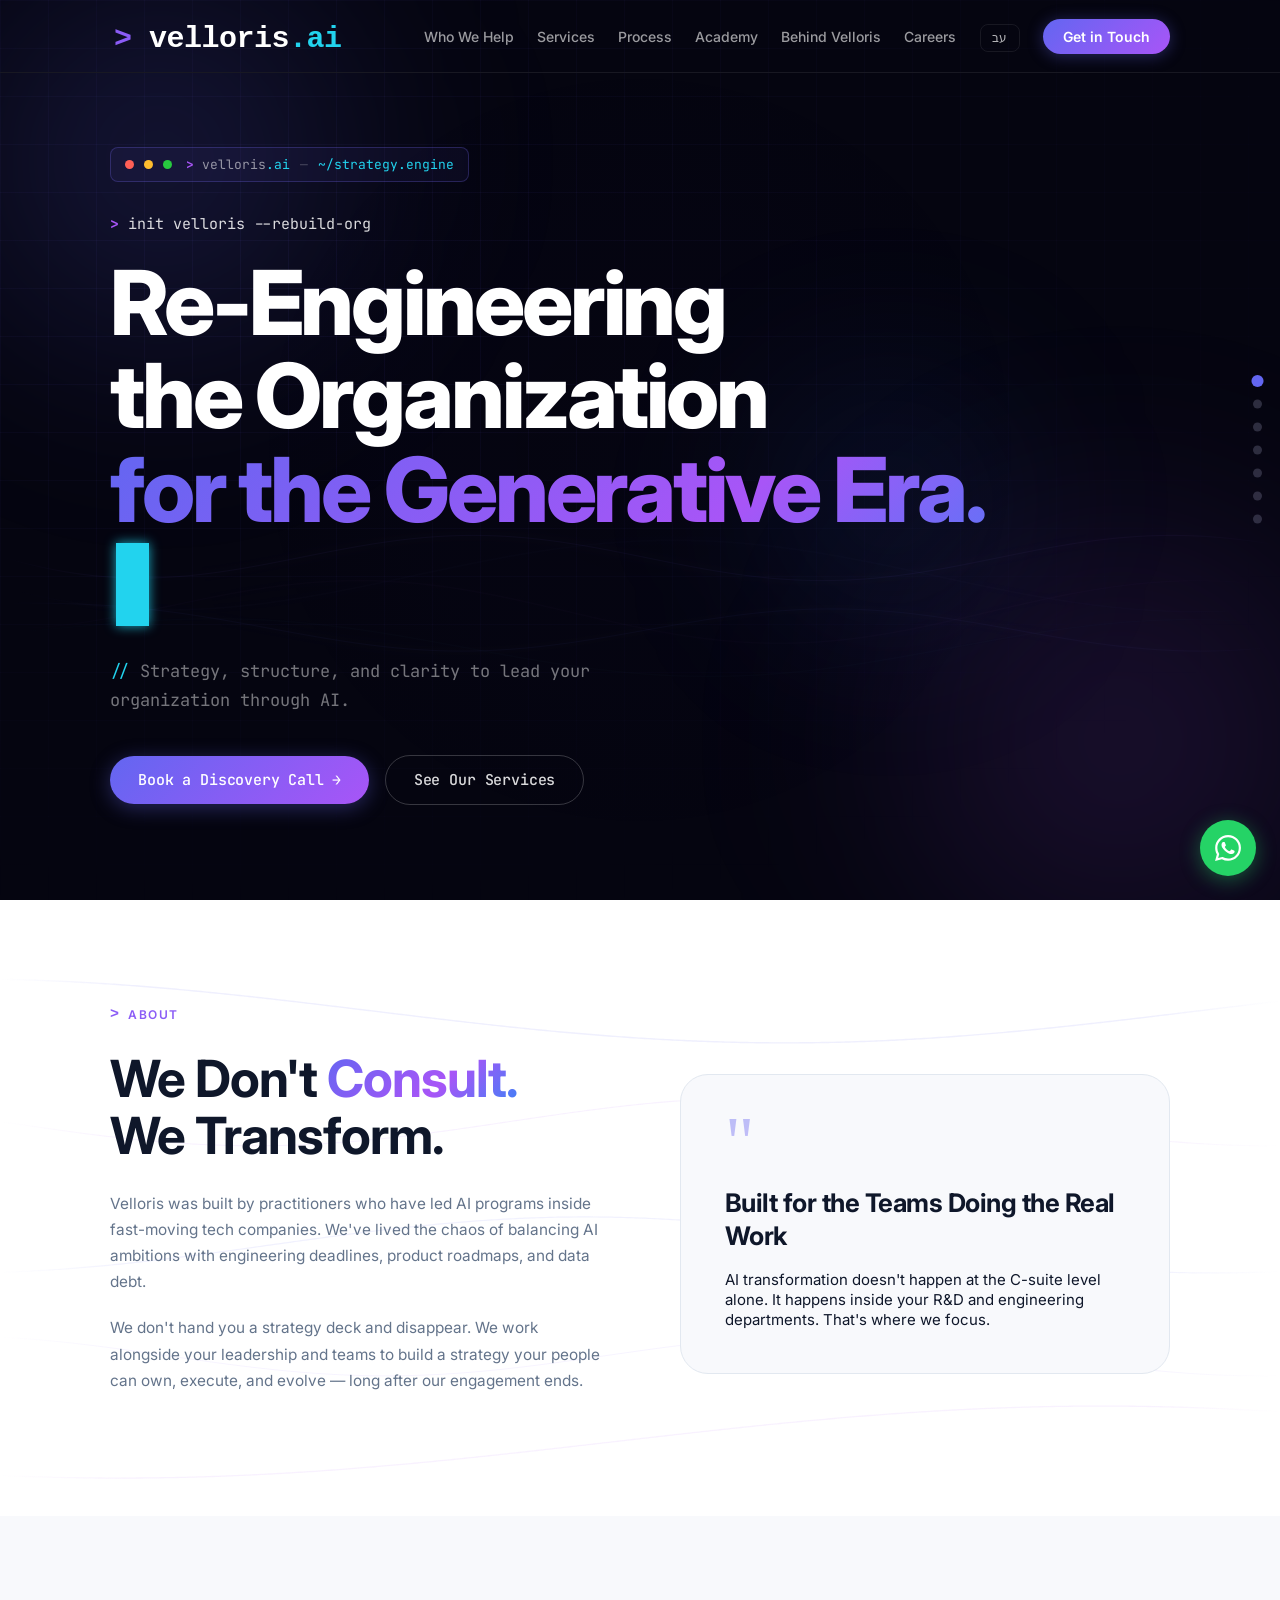
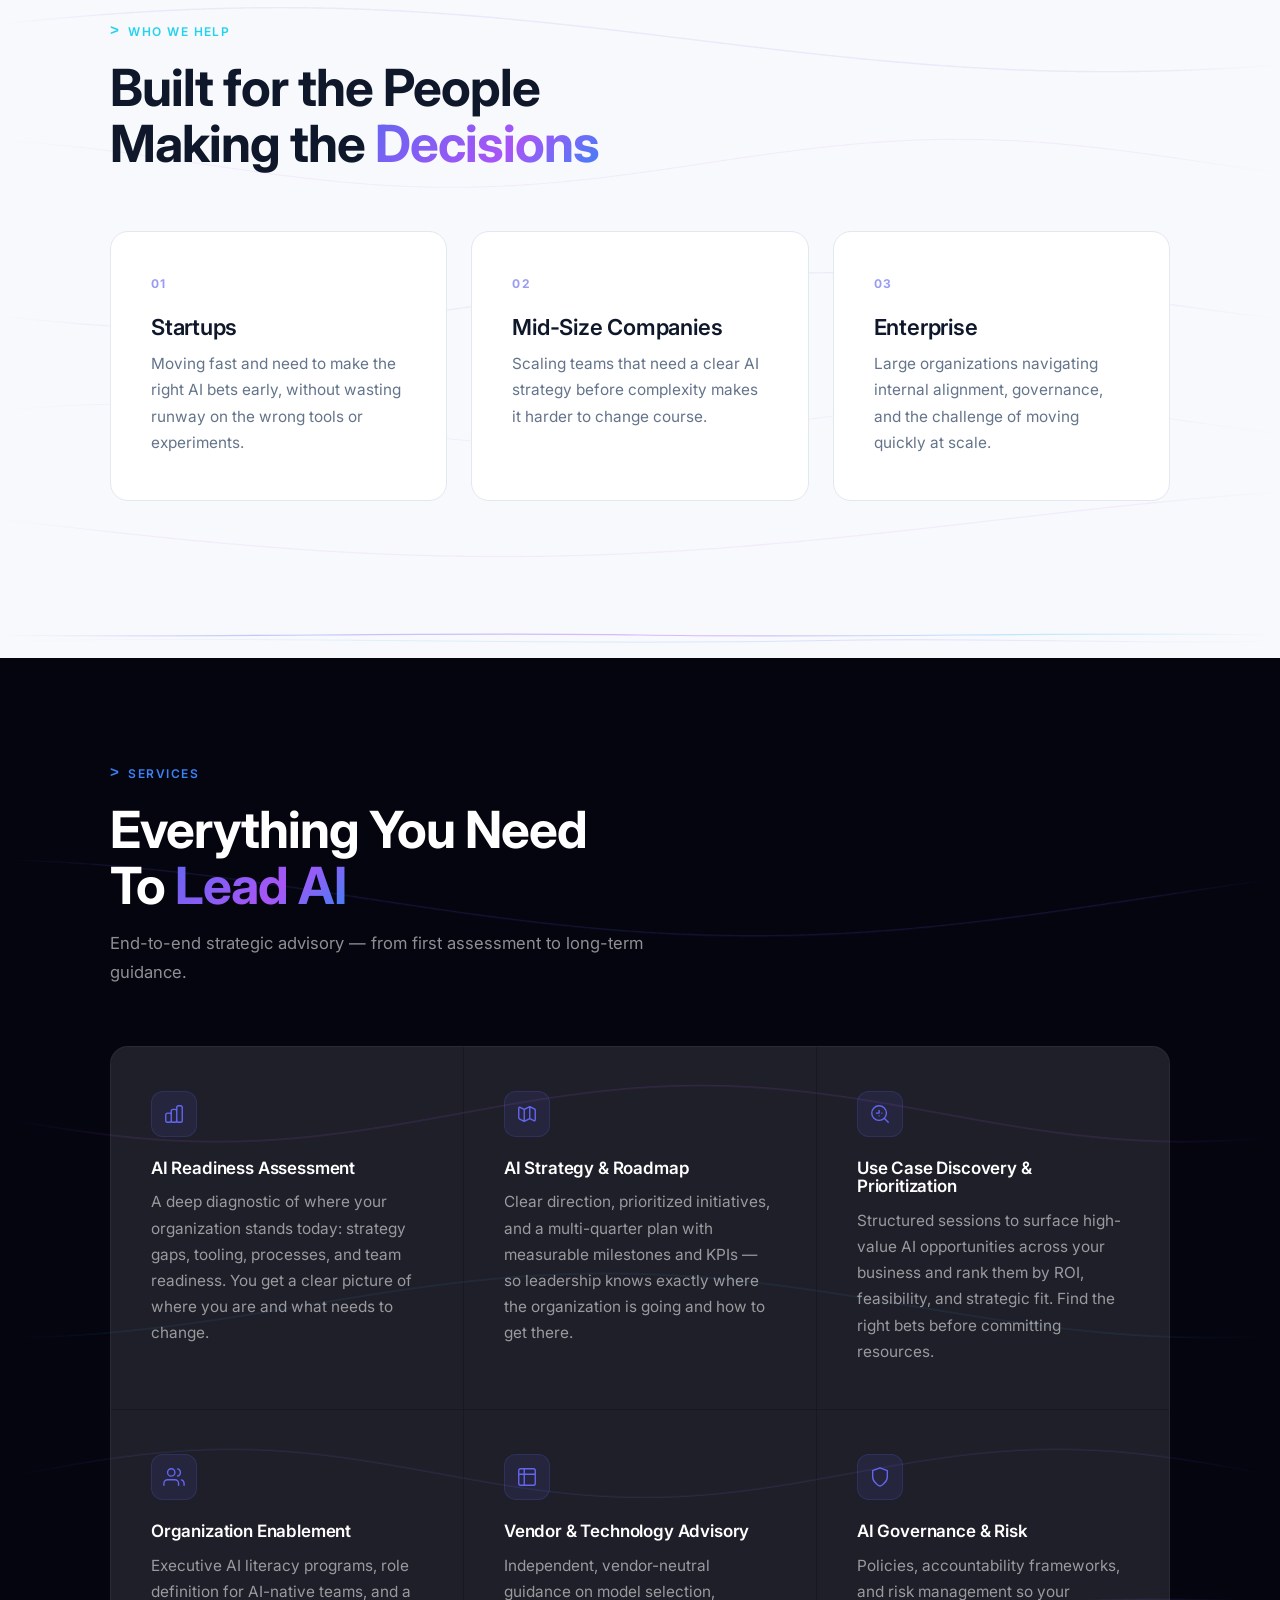
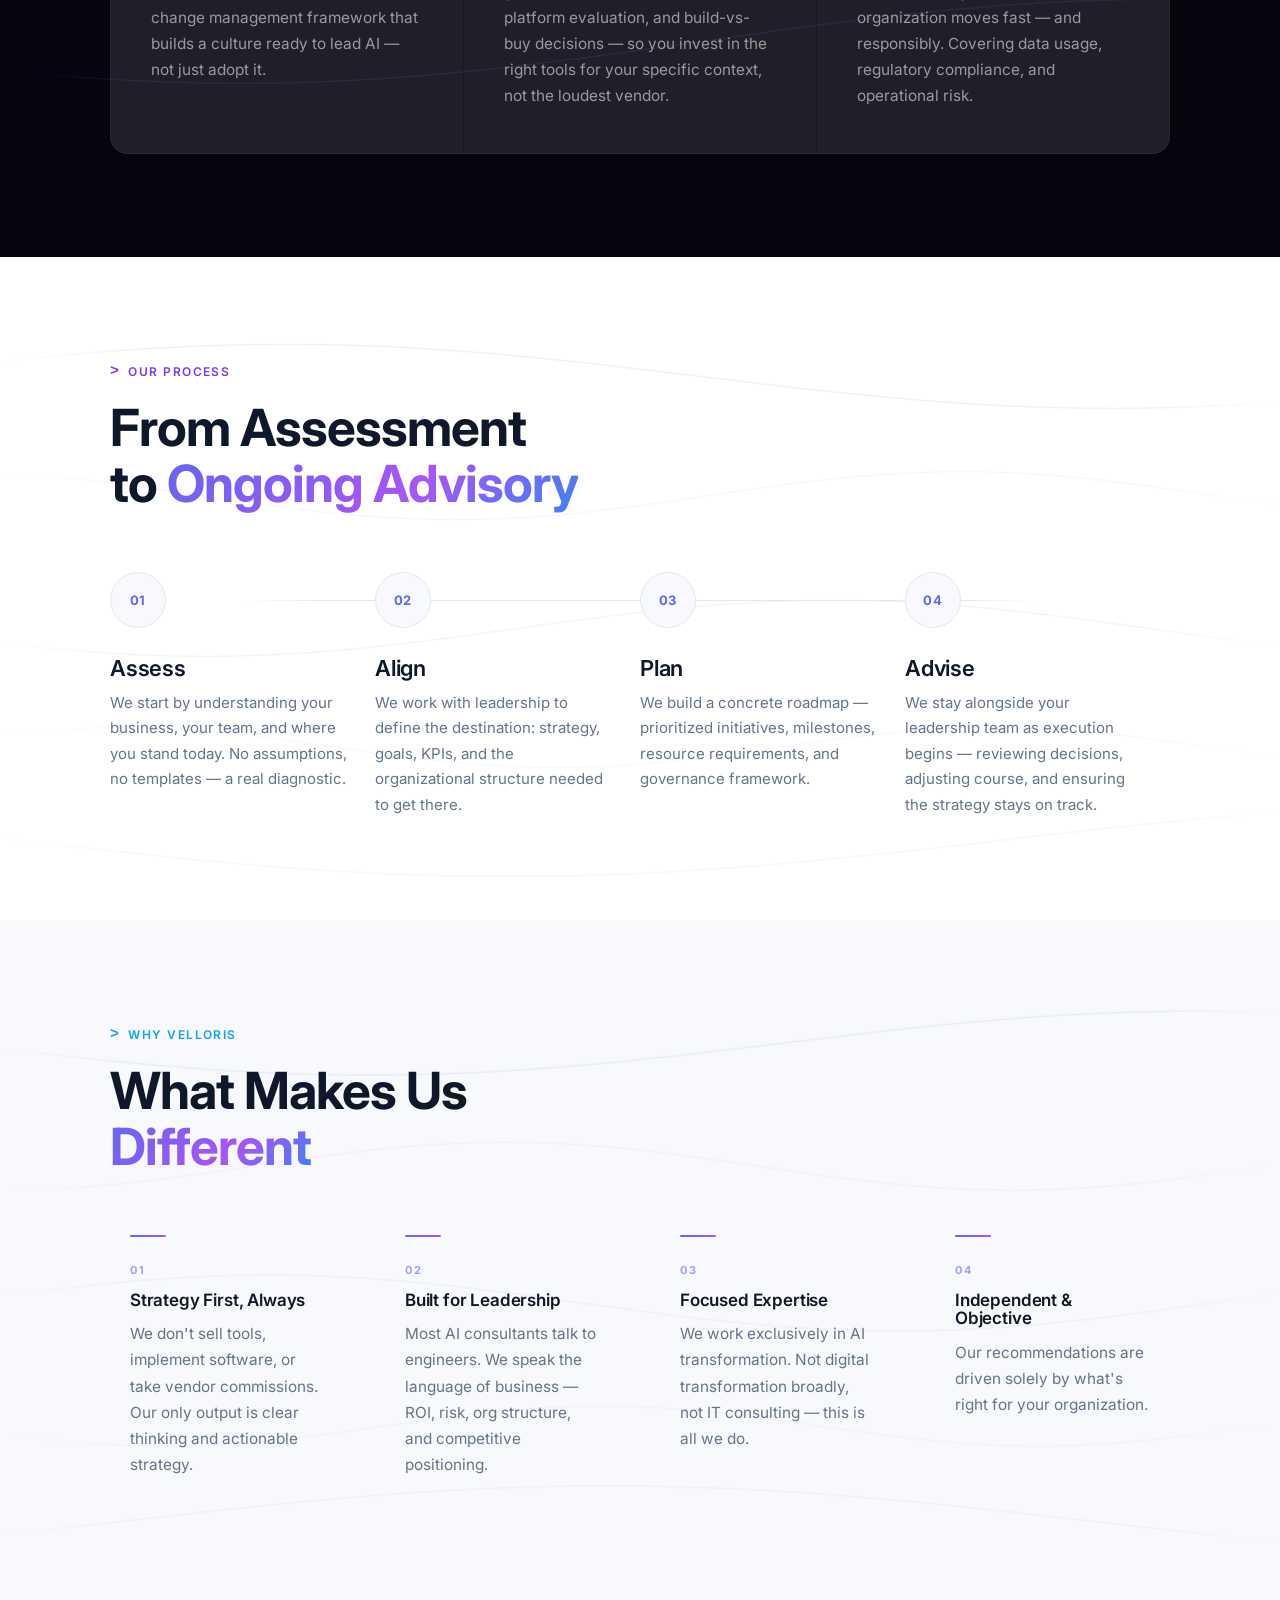
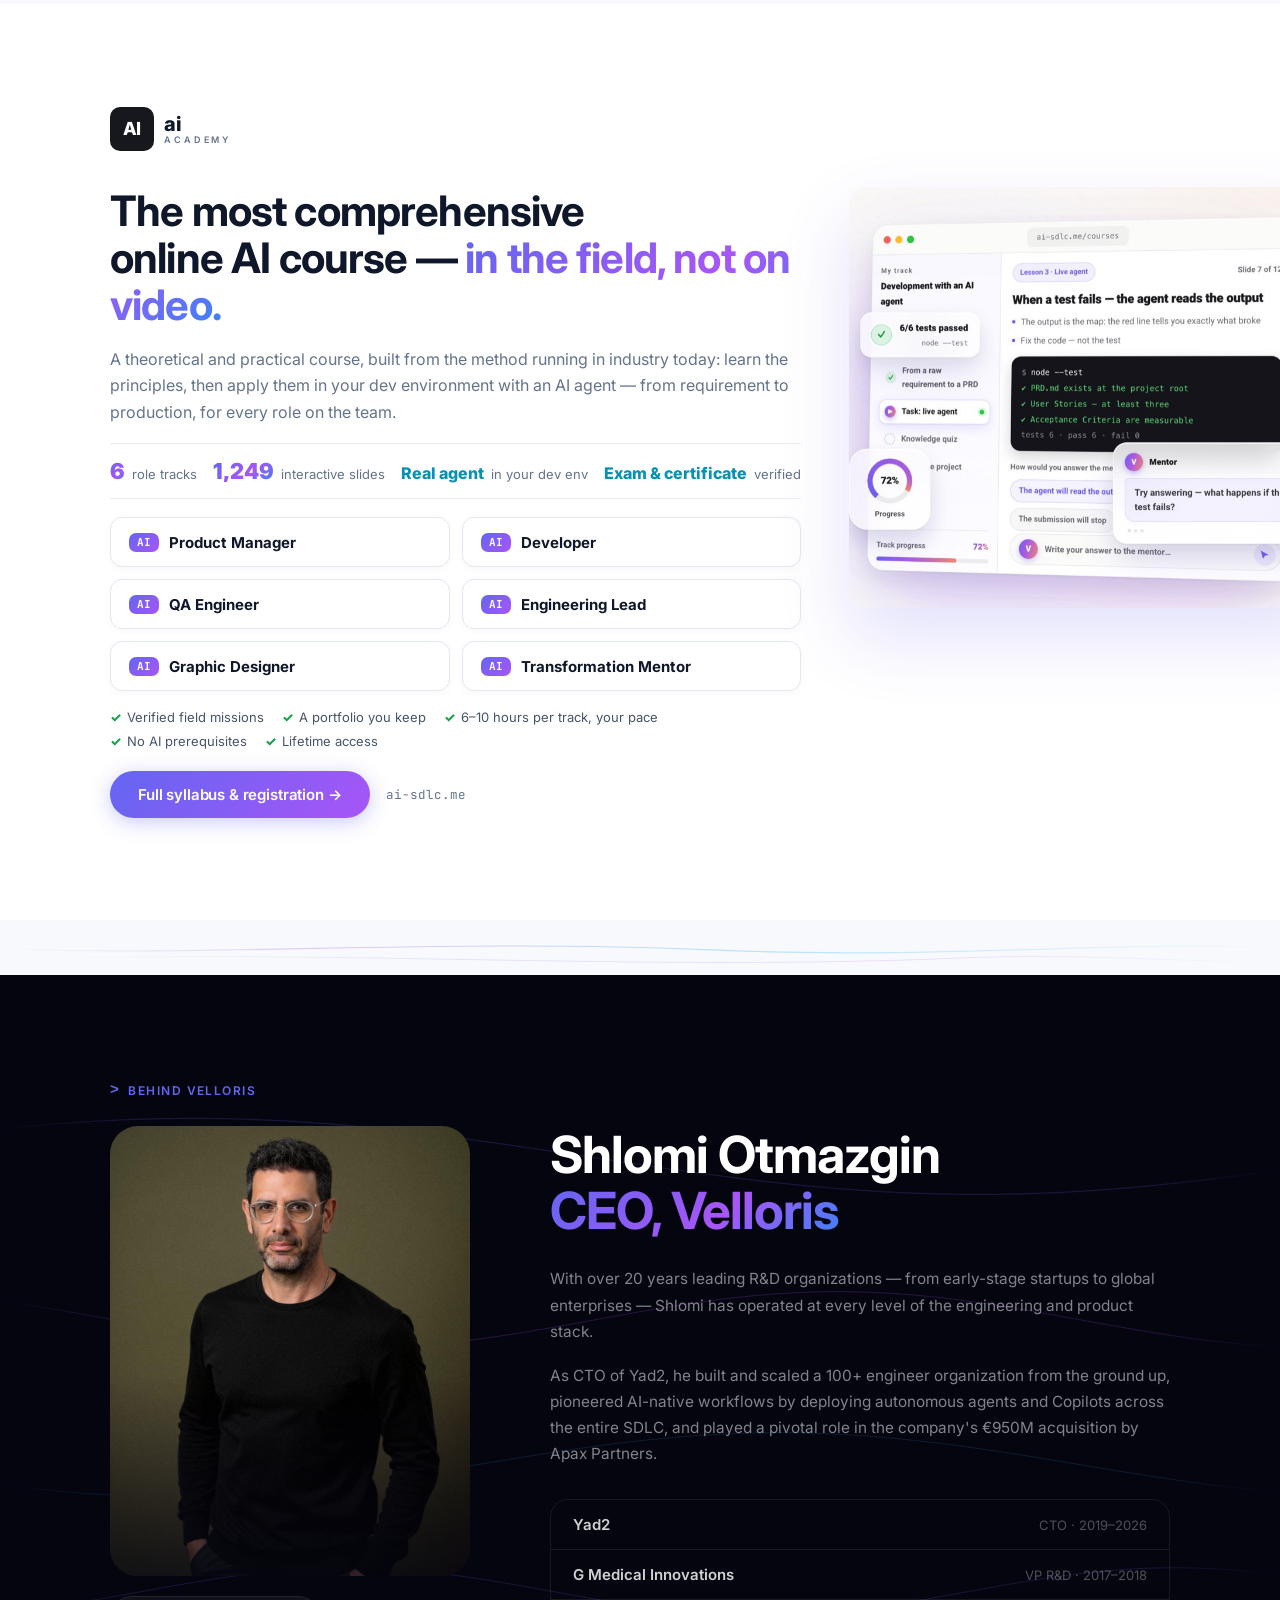
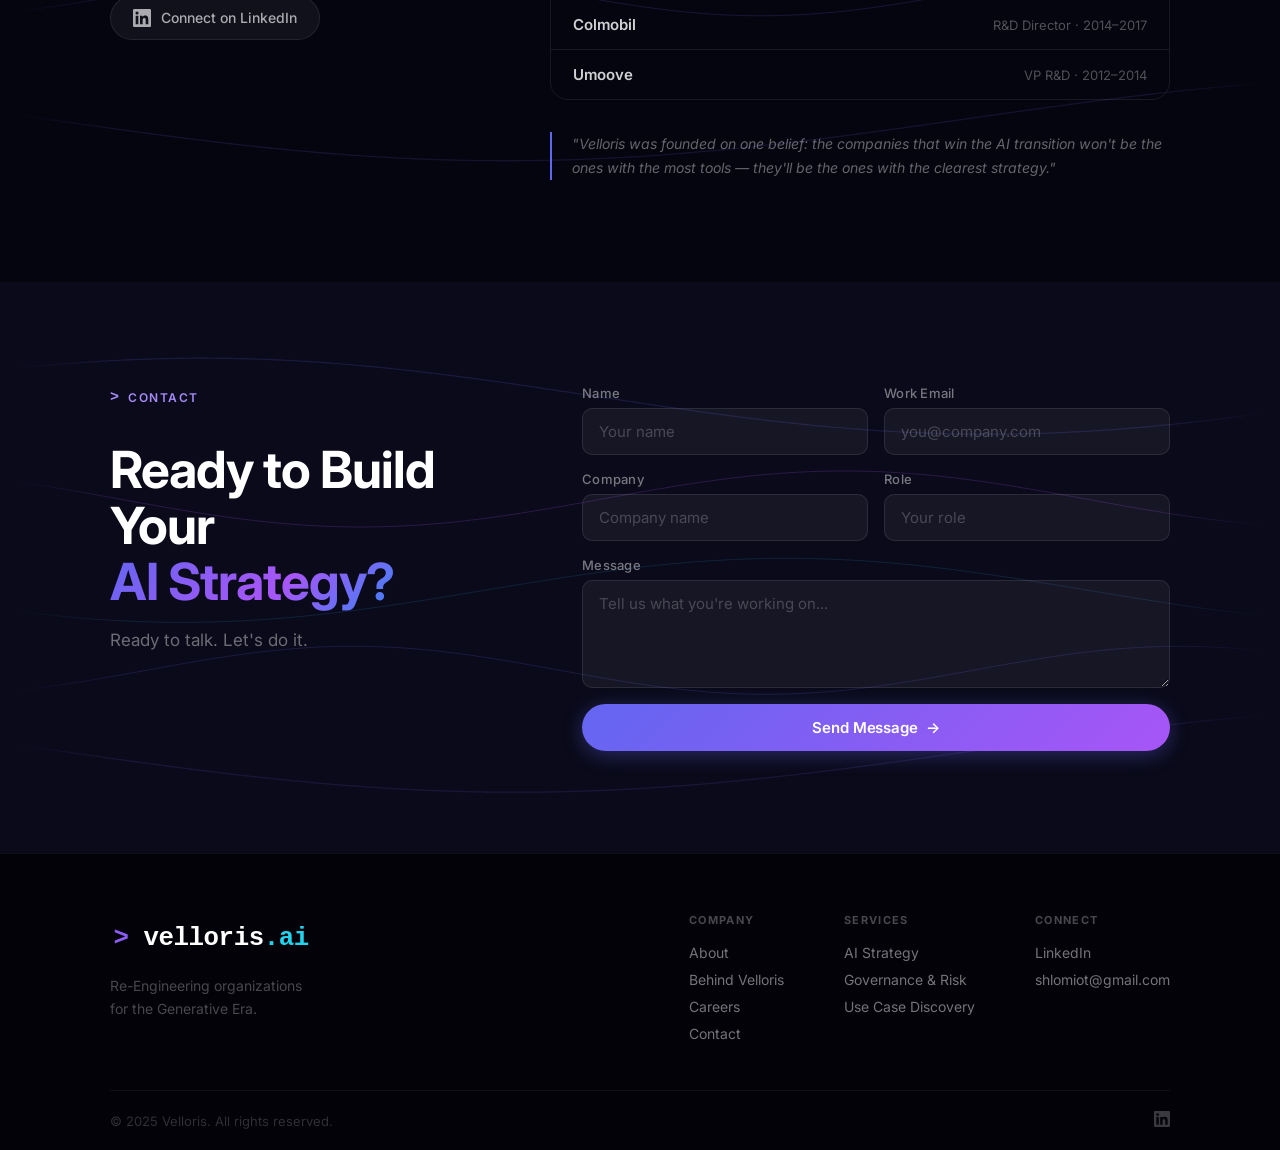
<file: index.html>
<!DOCTYPE html>
<html lang="en">
<head>
  <meta charset="UTF-8" />
  <meta name="viewport" content="width=device-width, initial-scale=1.0" />
  <title>Velloris — AI Strategy & Transformation</title>
  <meta name="description" content="Velloris helps leadership teams build the strategy and clarity needed to navigate the AI transition. Strategy-first advisory for C-Suite and R&D." />
  <link rel="alternate" hreflang="en" href="https://velloris.ai/" />
  <link rel="alternate" hreflang="he" href="https://velloris.ai/index.he.html" />
  <link rel="alternate" hreflang="x-default" href="https://velloris.ai/" />
  <link rel="preconnect" href="https://fonts.googleapis.com" />
  <link rel="preconnect" href="https://fonts.gstatic.com" crossorigin />
  <link href="https://fonts.googleapis.com/css2?family=Inter:ital,opsz,wght@0,14..32,300;0,14..32,400;0,14..32,500;0,14..32,600;0,14..32,700;0,14..32,800;0,14..32,900&family=JetBrains+Mono:wght@400;500;700&display=swap" rel="stylesheet" />
  <link rel="icon" type="image/svg+xml" href="favicon.svg" />
  <link rel="stylesheet" href="styles.css" />
</head>
<body>

  <!-- Scroll Progress -->
  <div class="scroll-bar" id="scrollBar"></div>

  <!-- NAV -->
  <nav class="nav" id="nav">
    <div class="nav-inner">
      <a href="#" class="nav-logo">
        <svg width="256" height="50" viewBox="0 0 256 50" fill="none" xmlns="http://www.w3.org/2000/svg">
          <text font-family="'Courier New', Courier, monospace" font-size="30" font-weight="700">
            <tspan x="4" y="36" fill="#8B5CF6">&gt; </tspan><tspan fill="#FFFFFF">velloris</tspan><tspan fill="#22D3EE">.ai</tspan>
          </text>
        </svg>
      </a>

      <ul class="nav-links" id="navLinks">
        <li><a href="#serve" class="nav-link">Who We Help</a></li>
        <li><a href="#services" class="nav-link">Services</a></li>
        <li><a href="#process" class="nav-link">Process</a></li>
        <li><a href="#academy" class="nav-link">Academy</a></li>
        <li><a href="#team" class="nav-link">Behind Velloris</a></li>
        <li><a href="careers/" class="nav-link">Careers</a></li>
        <li><a href="index.he.html" class="nav-link nav-lang">עב</a></li>
        <li><a href="#contact" class="nav-link nav-cta">Get in Touch</a></li>
      </ul>

      <button class="hamburger" id="hamburger" aria-label="Open menu">
        <span></span><span></span><span></span>
      </button>
    </div>

    <div class="mobile-menu" id="mobileMenu">
      <ul>
        <li><a href="#serve" class="mobile-link">Who We Help</a></li>
        <li><a href="#services" class="mobile-link">Services</a></li>
        <li><a href="#process" class="mobile-link">Process</a></li>
        <li><a href="#academy" class="mobile-link">Academy</a></li>
        <li><a href="#team" class="mobile-link">Behind Velloris</a></li>
        <li><a href="careers/" class="mobile-link">Careers</a></li>
        <li><a href="index.he.html" class="mobile-link">עב</a></li>
        <li><a href="#contact" class="mobile-link mobile-link--cta">Get in Touch</a></li>
      </ul>
    </div>
  </nav>

  <!-- ===== HERO ===== -->
  <section class="hero" id="hero">

    <canvas id="heroCanvas"></canvas>

    <div class="hero-grid" aria-hidden="true"></div>

    <div class="hero-orb hero-orb-1"></div>
    <div class="hero-orb hero-orb-2"></div>
    <div class="hero-orb hero-orb-3"></div>

    <div class="hero-content">
      <div class="term-bar" id="termBar">
        <span class="term-dot term-dot--r"></span>
        <span class="term-dot term-dot--y"></span>
        <span class="term-dot term-dot--g"></span>
        <span class="term-id"><span class="term-chev">&gt;</span> velloris<span class="term-ai">.ai</span></span>
        <span class="term-sep">—</span>
        <span class="term-path">~/strategy.engine</span>
      </div>

      <div class="cmd-line" id="cmdLine"><span class="cmd-chev">&gt;</span> <span class="cmd-text">init velloris --rebuild-org</span></div>

      <h1 class="hero-heading" id="heroHeading">
        <span class="hl-line" id="hlLine1">Re-Engineering</span>
        <span class="hl-line" id="hlLine2">the Organization</span>
        <span class="hl-line grad-text" id="hlLine3">for the Generative Era.</span><span class="hl-cursor" id="hlCursor"></span>
      </h1>

      <p class="hero-sub" id="heroSub">Strategy, structure, and clarity to lead your organization through AI.</p>

      <div class="hero-ctas" id="heroCtas">
        <a href="#contact" class="btn btn-primary btn-mono">Book a Discovery Call <span class="btn-arrow">&rarr;</span></a>
        <a href="#services" class="btn btn-outline btn-mono">See Our Services</a>
      </div>
    </div>

  </section>

  <!-- ===== ABOUT ===== -->
  <section class="about section" id="about">
    <canvas class="section-wave"></canvas>
    <div class="container">
      <div class="section-label reveal" style="--label-color:#8B5CF6">About</div>
      <div class="about-grid">
        <div class="about-left">
          <h2 class="reveal-text">We Don't <span class="grad-text">Consult.</span><br/>We Transform.</h2>
          <p class="reveal">Velloris was built by practitioners who have led AI programs inside fast-moving tech companies. We've lived the chaos of balancing AI ambitions with engineering deadlines, product roadmaps, and data debt.</p>
          <p class="reveal">We don't hand you a strategy deck and disappear. We work alongside your leadership and teams to build a strategy your people can own, execute, and evolve — long after our engagement ends.</p>
        </div>
        <div class="about-right reveal">
          <div class="about-quote-block">
            <div class="about-quote-mark">"</div>
            <p class="about-quote-text">Built for the Teams Doing the Real Work</p>
            <span class="about-quote-sub">AI transformation doesn't happen at the C-suite level alone. It happens inside your R&D and engineering departments. That's where we focus.</span>
          </div>
        </div>
      </div>
    </div>
  </section>

  <!-- ===== WHO WE SERVE ===== -->
  <section class="serve section" id="serve">
    <canvas class="section-wave"></canvas>
    <div class="container">
      <div class="section-label reveal" style="--label-color:#22D3EE">Who We Help</div>
      <h2 class="section-heading reveal-text">Built for the People<br/>Making the <span class="grad-text">Decisions</span></h2>
      <div class="serve-grid">
        <div class="serve-card reveal-up">
          <div class="serve-num">01</div>
          <h3>Startups</h3>
          <p>Moving fast and need to make the right AI bets early, without wasting runway on the wrong tools or experiments.</p>
          <div class="serve-line"></div>
        </div>
        <div class="serve-card reveal-up" style="--delay:0.12s">
          <div class="serve-num">02</div>
          <h3>Mid-Size Companies</h3>
          <p>Scaling teams that need a clear AI strategy before complexity makes it harder to change course.</p>
          <div class="serve-line"></div>
        </div>
        <div class="serve-card reveal-up" style="--delay:0.24s">
          <div class="serve-num">03</div>
          <h3>Enterprise</h3>
          <p>Large organizations navigating internal alignment, governance, and the challenge of moving quickly at scale.</p>
          <div class="serve-line"></div>
        </div>
      </div>

      <!-- MOBILE ONLY: stacked tap cards -->
      <div class="serve-mobile-tabs">
        <div class="sstack-cards" id="sstack">
          <div class="sstack-card sstack-front" onclick="advanceSstack()">
            <div class="sstack-top">
              <div class="sstack-num">01</div>
              <div class="sstack-badge">Startups</div>
            </div>
            <div>
              <h3>Startups</h3>
              <p>Moving fast and need to make the right AI bets early, without wasting runway on the wrong tools or experiments.</p>
            </div>
          </div>
          <div class="sstack-card sstack-mid">
            <div class="sstack-top">
              <div class="sstack-num">02</div>
              <div class="sstack-badge sstack-badge--cyan">Mid-Size</div>
            </div>
            <div>
              <h3>Mid-Size Companies</h3>
              <p>Scaling teams that need a clear AI strategy before complexity makes it harder to change course.</p>
            </div>
          </div>
          <div class="sstack-card sstack-back">
            <div class="sstack-top">
              <div class="sstack-num">03</div>
              <div class="sstack-badge sstack-badge--blue">Enterprise</div>
            </div>
            <div>
              <h3>Enterprise</h3>
              <p>Large organizations navigating internal alignment, governance, and the challenge of moving quickly at scale.</p>
            </div>
          </div>
        </div>
        <div class="sstack-hint">Tap to advance</div>
        <div class="sstack-dots">
          <div class="sstack-dot active" id="ssdot0"></div>
          <div class="sstack-dot" id="ssdot1"></div>
          <div class="sstack-dot" id="ssdot2"></div>
        </div>
      </div>
    </div>
  </section>

  <!-- wave divider: light → dark -->
  <div class="wave-sep wave-sep--to-dark" aria-hidden="true">
    <svg viewBox="0 0 1440 56" preserveAspectRatio="none" xmlns="http://www.w3.org/2000/svg">
      <defs>
        <linearGradient id="sepg1" x1="0%" y1="0%" x2="100%" y2="0%">
          <stop offset="0%"   stop-color="#6366f1" stop-opacity="0"/>
          <stop offset="20%"  stop-color="#6366f1" stop-opacity="0.35"/>
          <stop offset="55%"  stop-color="#a855f7" stop-opacity="0.4"/>
          <stop offset="80%"  stop-color="#38bdf8" stop-opacity="0.3"/>
          <stop offset="100%" stop-color="#38bdf8" stop-opacity="0"/>
        </linearGradient>
        <linearGradient id="sepg2" x1="0%" y1="0%" x2="100%" y2="0%">
          <stop offset="0%"   stop-color="#a855f7" stop-opacity="0"/>
          <stop offset="30%"  stop-color="#38bdf8" stop-opacity="0.2"/>
          <stop offset="70%"  stop-color="#6366f1" stop-opacity="0.25"/>
          <stop offset="100%" stop-color="#6366f1" stop-opacity="0"/>
        </linearGradient>
      </defs>
      <path fill="none" stroke="url(#sepg1)" stroke-width="1.2">
        <animate attributeName="d" dur="9s" repeatCount="indefinite" calcMode="spline" keySplines="0.45 0 0.55 1;0.45 0 0.55 1"
          values="M0,32 C240,20 480,44 720,32 C960,20 1200,44 1440,32;M0,32 C240,44 480,20 720,32 C960,44 1200,20 1440,32;M0,32 C240,20 480,44 720,32 C960,20 1200,44 1440,32"/>
      </path>
      <path fill="none" stroke="url(#sepg2)" stroke-width="0.8">
        <animate attributeName="d" dur="13s" repeatCount="indefinite" calcMode="spline" keySplines="0.45 0 0.55 1;0.45 0 0.55 1"
          values="M0,38 C320,26 640,50 960,36 C1120,30 1320,46 1440,38;M0,38 C320,50 640,26 960,40 C1120,50 1320,28 1440,38;M0,38 C320,26 640,50 960,36 C1120,30 1320,46 1440,38"/>
      </path>
    </svg>
  </div>

  <!-- ===== SERVICES ===== -->
  <section class="services section dark-section" id="services">
    <canvas class="section-wave"></canvas>
    <div class="container">
      <div class="section-label reveal" style="--label-color:#3B82F6">Services</div>
      <h2 class="section-heading reveal-text">Everything You Need<br/>To <span class="grad-text">Lead AI</span></h2>
      <p class="section-sub reveal">End-to-end strategic advisory — from first assessment to long-term guidance.</p>
      <div class="svc-grid">

        <div class="svc-card reveal-up">
          <div class="svc-icon">
            <svg width="22" height="22" viewBox="0 0 24 24" fill="none"><path d="M9 19v-6a2 2 0 00-2-2H5a2 2 0 00-2 2v6a2 2 0 002 2h2a2 2 0 002-2zm0 0V9a2 2 0 012-2h2a2 2 0 012 2v10m-6 0a2 2 0 002 2h2a2 2 0 002-2m0 0V5a2 2 0 012-2h2a2 2 0 012 2v14a2 2 0 01-2 2h-2a2 2 0 01-2-2z" stroke="currentColor" stroke-width="1.5" stroke-linecap="round" stroke-linejoin="round"/></svg>
          </div>
          <h3>AI Readiness Assessment</h3>
          <p>A deep diagnostic of where your organization stands today: strategy gaps, tooling, processes, and team readiness. You get a clear picture of where you are and what needs to change.</p>
        </div>

        <div class="svc-card reveal-up" style="--delay:0.06s">
          <div class="svc-icon">
            <svg width="22" height="22" viewBox="0 0 24 24" fill="none"><path d="M9 20l-5.447-2.724A1 1 0 013 16.382V5.618a1 1 0 011.447-.894L9 7m0 13l6-3m-6 3V7m6 10l4.553 2.276A1 1 0 0021 18.382V7.618a1 1 0 00-.553-.894L15 4m0 13V4m0 0L9 7" stroke="currentColor" stroke-width="1.5" stroke-linecap="round" stroke-linejoin="round"/></svg>
          </div>
          <h3>AI Strategy & Roadmap</h3>
          <p>Clear direction, prioritized initiatives, and a multi-quarter plan with measurable milestones and KPIs — so leadership knows exactly where the organization is going and how to get there.</p>
        </div>

        <div class="svc-card reveal-up" style="--delay:0.12s">
          <div class="svc-icon">
            <svg width="22" height="22" viewBox="0 0 24 24" fill="none"><circle cx="11" cy="11" r="8" stroke="currentColor" stroke-width="1.5"/><path d="M21 21l-4.35-4.35" stroke="currentColor" stroke-width="1.5" stroke-linecap="round"/><path d="M11 8v3m0 3v.01M8 11h3m3 0h.01" stroke="currentColor" stroke-width="1.5" stroke-linecap="round"/></svg>
          </div>
          <h3>Use Case Discovery & Prioritization</h3>
          <p>Structured sessions to surface high-value AI opportunities across your business and rank them by ROI, feasibility, and strategic fit. Find the right bets before committing resources.</p>
        </div>

        <div class="svc-card reveal-up" style="--delay:0.18s">
          <div class="svc-icon">
            <svg width="22" height="22" viewBox="0 0 24 24" fill="none"><path d="M17 21v-2a4 4 0 00-4-4H5a4 4 0 00-4 4v2" stroke="currentColor" stroke-width="1.5" stroke-linecap="round"/><circle cx="9" cy="7" r="4" stroke="currentColor" stroke-width="1.5"/><path d="M23 21v-2a4 4 0 00-3-3.87M16 3.13a4 4 0 010 7.75" stroke="currentColor" stroke-width="1.5" stroke-linecap="round"/></svg>
          </div>
          <h3>Organization Enablement</h3>
          <p>Executive AI literacy programs, role definition for AI-native teams, and a change management framework that builds a culture ready to lead AI — not just adopt it.</p>
        </div>

        <div class="svc-card reveal-up" style="--delay:0.24s">
          <div class="svc-icon">
            <svg width="22" height="22" viewBox="0 0 24 24" fill="none"><path d="M9 3H5a2 2 0 00-2 2v4m6-6h10a2 2 0 012 2v4M9 3v18m0 0h10a2 2 0 002-2V9M9 21H5a2 2 0 01-2-2V9m0 0h18" stroke="currentColor" stroke-width="1.5" stroke-linecap="round" stroke-linejoin="round"/></svg>
          </div>
          <h3>Vendor & Technology Advisory</h3>
          <p>Independent, vendor-neutral guidance on model selection, platform evaluation, and build-vs-buy decisions — so you invest in the right tools for your specific context, not the loudest vendor.</p>
        </div>

        <div class="svc-card reveal-up" style="--delay:0.30s">
          <div class="svc-icon">
            <svg width="22" height="22" viewBox="0 0 24 24" fill="none"><path d="M12 22s8-4 8-10V5l-8-3-8 3v7c0 6 8 10 8 10z" stroke="currentColor" stroke-width="1.5" stroke-linecap="round" stroke-linejoin="round"/></svg>
          </div>
          <h3>AI Governance & Risk</h3>
          <p>Policies, accountability frameworks, and risk management so your organization moves fast — and responsibly. Covering data usage, regulatory compliance, and operational risk.</p>
        </div>

      </div>

      <!-- MOBILE ONLY: accordion -->
      <div class="svc-mobile-acc">
        <div class="macc-item" onclick="macc(this)">
          <button class="macc-trigger">
            <div class="macc-icon"><svg width="18" height="18" viewBox="0 0 24 24" fill="none"><path d="M9 19v-6a2 2 0 00-2-2H5a2 2 0 00-2 2v6a2 2 0 002 2h2a2 2 0 002-2zm0 0V9a2 2 0 012-2h2a2 2 0 012 2v10m-6 0a2 2 0 002 2h2a2 2 0 002-2m0 0V5a2 2 0 012-2h2a2 2 0 012 2v14a2 2 0 01-2 2h-2a2 2 0 01-2-2z" stroke="currentColor" stroke-width="1.5" stroke-linecap="round" stroke-linejoin="round"/></svg></div>
            <h3>AI Readiness Assessment</h3>
            <svg class="macc-chev" viewBox="0 0 24 24" fill="none"><path d="M6 9l6 6 6-6" stroke="currentColor" stroke-width="2" stroke-linecap="round" stroke-linejoin="round"/></svg>
          </button>
          <div class="macc-body"><p>A deep diagnostic of where your organization stands today: strategy gaps, tooling, processes, and team readiness. You get a clear picture of where you are and what needs to change.</p></div>
        </div>
        <div class="macc-item" onclick="macc(this)">
          <button class="macc-trigger">
            <div class="macc-icon"><svg width="18" height="18" viewBox="0 0 24 24" fill="none"><path d="M9 20l-5.447-2.724A1 1 0 013 16.382V5.618a1 1 0 011.447-.894L9 7m0 13l6-3m-6 3V7m6 10l4.553 2.276A1 1 0 0021 18.382V7.618a1 1 0 00-.553-.894L15 4m0 13V4m0 0L9 7" stroke="currentColor" stroke-width="1.5" stroke-linecap="round" stroke-linejoin="round"/></svg></div>
            <h3>AI Strategy & Roadmap</h3>
            <svg class="macc-chev" viewBox="0 0 24 24" fill="none"><path d="M6 9l6 6 6-6" stroke="currentColor" stroke-width="2" stroke-linecap="round" stroke-linejoin="round"/></svg>
          </button>
          <div class="macc-body"><p>Clear direction, prioritized initiatives, and a multi-quarter plan with measurable milestones and KPIs — so leadership knows exactly where the organization is going and how to get there.</p></div>
        </div>
        <div class="macc-item" onclick="macc(this)">
          <button class="macc-trigger">
            <div class="macc-icon"><svg width="18" height="18" viewBox="0 0 24 24" fill="none"><circle cx="11" cy="11" r="8" stroke="currentColor" stroke-width="1.5"/><path d="M21 21l-4.35-4.35" stroke="currentColor" stroke-width="1.5" stroke-linecap="round"/><path d="M11 8v3m0 3v.01M8 11h3m3 0h.01" stroke="currentColor" stroke-width="1.5" stroke-linecap="round"/></svg></div>
            <h3>Use Case Discovery & Prioritization</h3>
            <svg class="macc-chev" viewBox="0 0 24 24" fill="none"><path d="M6 9l6 6 6-6" stroke="currentColor" stroke-width="2" stroke-linecap="round" stroke-linejoin="round"/></svg>
          </button>
          <div class="macc-body"><p>Structured sessions to surface high-value AI opportunities across your business and rank them by ROI, feasibility, and strategic fit. Find the right bets before committing resources.</p></div>
        </div>
        <div class="macc-item" onclick="macc(this)">
          <button class="macc-trigger">
            <div class="macc-icon"><svg width="18" height="18" viewBox="0 0 24 24" fill="none"><path d="M17 21v-2a4 4 0 00-4-4H5a4 4 0 00-4 4v2" stroke="currentColor" stroke-width="1.5" stroke-linecap="round"/><circle cx="9" cy="7" r="4" stroke="currentColor" stroke-width="1.5"/><path d="M23 21v-2a4 4 0 00-3-3.87M16 3.13a4 4 0 010 7.75" stroke="currentColor" stroke-width="1.5" stroke-linecap="round"/></svg></div>
            <h3>Organization Enablement</h3>
            <svg class="macc-chev" viewBox="0 0 24 24" fill="none"><path d="M6 9l6 6 6-6" stroke="currentColor" stroke-width="2" stroke-linecap="round" stroke-linejoin="round"/></svg>
          </button>
          <div class="macc-body"><p>Executive AI literacy programs, role definition for AI-native teams, and a change management framework that builds a culture ready to lead AI — not just adopt it.</p></div>
        </div>
        <div class="macc-item" onclick="macc(this)">
          <button class="macc-trigger">
            <div class="macc-icon"><svg width="18" height="18" viewBox="0 0 24 24" fill="none"><path d="M9 3H5a2 2 0 00-2 2v4m6-6h10a2 2 0 012 2v4M9 3v18m0 0h10a2 2 0 002-2V9M9 21H5a2 2 0 01-2-2V9m0 0h18" stroke="currentColor" stroke-width="1.5" stroke-linecap="round" stroke-linejoin="round"/></svg></div>
            <h3>Vendor & Technology Advisory</h3>
            <svg class="macc-chev" viewBox="0 0 24 24" fill="none"><path d="M6 9l6 6 6-6" stroke="currentColor" stroke-width="2" stroke-linecap="round" stroke-linejoin="round"/></svg>
          </button>
          <div class="macc-body"><p>Independent, vendor-neutral guidance on model selection, platform evaluation, and build-vs-buy decisions — so you invest in the right tools for your specific context, not the loudest vendor.</p></div>
        </div>
        <div class="macc-item" onclick="macc(this)">
          <button class="macc-trigger">
            <div class="macc-icon"><svg width="18" height="18" viewBox="0 0 24 24" fill="none"><path d="M12 22s8-4 8-10V5l-8-3-8 3v7c0 6 8 10 8 10z" stroke="currentColor" stroke-width="1.5" stroke-linecap="round" stroke-linejoin="round"/></svg></div>
            <h3>AI Governance & Risk</h3>
            <svg class="macc-chev" viewBox="0 0 24 24" fill="none"><path d="M6 9l6 6 6-6" stroke="currentColor" stroke-width="2" stroke-linecap="round" stroke-linejoin="round"/></svg>
          </button>
          <div class="macc-body"><p>Policies, accountability frameworks, and risk management so your organization moves fast — and responsibly. Covering data usage, regulatory compliance, and operational risk.</p></div>
        </div>
      </div>

    </div>
  </section>

  <!-- ===== PROCESS ===== -->
  <section class="process section" id="process">
    <canvas class="section-wave"></canvas>
    <div class="container">
      <div class="section-label reveal" style="--label-color:#7C3AED">Our Process</div>
      <h2 class="section-heading reveal-text">From Assessment<br/>to <span class="grad-text">Ongoing Advisory</span></h2>
      <div class="process-track">
        <div class="process-step reveal-up">
          <div class="step-num">01</div>
          <div class="step-body">
            <h3>Assess</h3>
            <p>We start by understanding your business, your team, and where you stand today. No assumptions, no templates — a real diagnostic.</p>
          </div>
        </div>
        <div class="process-step reveal-up" style="--delay:0.1s">
          <div class="step-num">02</div>
          <div class="step-body">
            <h3>Align</h3>
            <p>We work with leadership to define the destination: strategy, goals, KPIs, and the organizational structure needed to get there.</p>
          </div>
        </div>
        <div class="process-step reveal-up" style="--delay:0.2s">
          <div class="step-num">03</div>
          <div class="step-body">
            <h3>Plan</h3>
            <p>We build a concrete roadmap — prioritized initiatives, milestones, resource requirements, and governance framework.</p>
          </div>
        </div>
        <div class="process-step reveal-up" style="--delay:0.3s">
          <div class="step-num">04</div>
          <div class="step-body">
            <h3>Advise</h3>
            <p>We stay alongside your leadership team as execution begins — reviewing decisions, adjusting course, and ensuring the strategy stays on track.</p>
          </div>
        </div>
      </div>
    </div>
  </section>

  <!-- ===== WHY AGENTGRID ===== -->
  <section class="why section" id="why">
    <canvas class="section-wave"></canvas>
    <div class="container">
      <div class="section-label reveal" style="--label-color:#0EA5E9">Why Velloris</div>
      <h2 class="section-heading reveal-text">What Makes Us<br/><span class="grad-text">Different</span></h2>
      <div class="why-grid">
        <div class="why-item reveal-up">
          <div class="why-num">01</div>
          <h3>Strategy First, Always</h3>
          <p>We don't sell tools, implement software, or take vendor commissions. Our only output is clear thinking and actionable strategy.</p>
        </div>
        <div class="why-item reveal-up" style="--delay:0.1s">
          <div class="why-num">02</div>
          <h3>Built for Leadership</h3>
          <p>Most AI consultants talk to engineers. We speak the language of business — ROI, risk, org structure, and competitive positioning.</p>
        </div>
        <div class="why-item reveal-up" style="--delay:0.15s">
          <div class="why-num">03</div>
          <h3>Focused Expertise</h3>
          <p>We work exclusively in AI transformation. Not digital transformation broadly, not IT consulting — this is all we do.</p>
        </div>
        <div class="why-item reveal-up" style="--delay:0.2s">
          <div class="why-num">04</div>
          <h3>Independent & Objective</h3>
          <p>Our recommendations are driven solely by what's right for your organization.</p>
        </div>
      </div>
    </div>
  </section>

  <!-- ===== ACADEMY ===== -->
  <section class="academy section" id="academy">
    <div class="container">
      <div class="acad-head reveal">
        <div class="acad-logo">
          <span class="acad-logo-sq">AI</span>
          <span class="acad-logo-txt"><span dir="ltr">ai</span><span dir="ltr" class="acad-logo-sub">academy</span></span>
        </div>      </div>
      <div class="acad-grid">
        <div class="acad-copy">
          <h2 class="reveal-text">The most comprehensive<br/>online AI course — <span class="grad-text">in the field, not on video.</span></h2>
          <p class="acad-sub reveal">A theoretical and practical course, built from the method running in industry today: learn the principles, then apply them in your dev environment with an AI agent — from requirement to production, for every role on the team.</p>
          <div class="acad-stats reveal">
            <div><b class="grad-text">6</b><span>role tracks</span></div>
            <div><b class="grad-text">1,249</b><span>interactive slides</span></div>
            <div><b class="acad-cyan">Real agent</b><span>in your dev env</span></div>
            <div><b class="acad-cyan">Exam & certificate</b><span>verified</span></div>
          </div>
          <div class="acad-chips reveal">
        <a class="acad-chip" href="https://www.ai-sdlc.me/courses?lang=en" target="_blank" rel="noopener">
          <span class="acad-chip-ai">AI</span>
          <span class="acad-chip-name">Product Manager</span>
          <span class="acad-chip-arrow">&rarr;</span>
        </a>
        <a class="acad-chip" href="https://www.ai-sdlc.me/courses?lang=en" target="_blank" rel="noopener">
          <span class="acad-chip-ai">AI</span>
          <span class="acad-chip-name">Developer</span>
          <span class="acad-chip-arrow">&rarr;</span>
        </a>
        <a class="acad-chip" href="https://www.ai-sdlc.me/courses?lang=en" target="_blank" rel="noopener">
          <span class="acad-chip-ai">AI</span>
          <span class="acad-chip-name">QA Engineer</span>
          <span class="acad-chip-arrow">&rarr;</span>
        </a>
        <a class="acad-chip" href="https://www.ai-sdlc.me/courses?lang=en" target="_blank" rel="noopener">
          <span class="acad-chip-ai">AI</span>
          <span class="acad-chip-name">Engineering Lead</span>
          <span class="acad-chip-arrow">&rarr;</span>
        </a>
        <a class="acad-chip" href="https://www.ai-sdlc.me/courses?lang=en" target="_blank" rel="noopener">
          <span class="acad-chip-ai">AI</span>
          <span class="acad-chip-name">Graphic Designer</span>
          <span class="acad-chip-arrow">&rarr;</span>
        </a>
        <a class="acad-chip" href="https://www.ai-sdlc.me/courses?lang=en" target="_blank" rel="noopener">
          <span class="acad-chip-ai">AI</span>
          <span class="acad-chip-name">Transformation Mentor</span>
          <span class="acad-chip-arrow">&rarr;</span>
        </a>
          </div>
          <div class="acad-checks reveal">
        <span class="acad-check"><span>&#10003;</span>Verified field missions</span>
        <span class="acad-check"><span>&#10003;</span>A portfolio you keep</span>
        <span class="acad-check"><span>&#10003;</span>6–10 hours per track, your pace</span>
        <span class="acad-check"><span>&#10003;</span>No AI prerequisites</span>
        <span class="acad-check"><span>&#10003;</span>Lifetime access</span>
          </div>
          <div class="acad-cta reveal">
            <a href="https://www.ai-sdlc.me/courses?lang=en" target="_blank" rel="noopener" class="btn btn-primary">Full syllabus & registration →</a>
            <a href="https://www.ai-sdlc.me/courses?lang=en" target="_blank" rel="noopener" class="acad-powered" dir="ltr">ai-sdlc.me</a>
          </div>
        </div>
        <div class="acad-shot reveal-up">
          <a href="https://www.ai-sdlc.me/courses?lang=en" target="_blank" rel="noopener">
            <img src="assets/academy-app-en.jpg" alt="The course learning environment" />
          </a>
        </div>
      </div>
    </div>
  </section>

  <!-- wave divider: light → dark -->
  <div class="wave-sep wave-sep--to-dark" aria-hidden="true">
    <svg viewBox="0 0 1440 56" preserveAspectRatio="none" xmlns="http://www.w3.org/2000/svg">
      <defs>
        <linearGradient id="sepg3" x1="0%" y1="0%" x2="100%" y2="0%">
          <stop offset="0%"   stop-color="#6366f1" stop-opacity="0"/>
          <stop offset="25%"  stop-color="#a855f7" stop-opacity="0.3"/>
          <stop offset="60%"  stop-color="#38bdf8" stop-opacity="0.35"/>
          <stop offset="100%" stop-color="#38bdf8" stop-opacity="0"/>
        </linearGradient>
        <linearGradient id="sepg4" x1="0%" y1="0%" x2="100%" y2="0%">
          <stop offset="0%"   stop-color="#38bdf8" stop-opacity="0"/>
          <stop offset="35%"  stop-color="#6366f1" stop-opacity="0.2"/>
          <stop offset="75%"  stop-color="#a855f7" stop-opacity="0.22"/>
          <stop offset="100%" stop-color="#a855f7" stop-opacity="0"/>
        </linearGradient>
      </defs>
      <path fill="none" stroke="url(#sepg3)" stroke-width="1.2">
        <animate attributeName="d" dur="11s" repeatCount="indefinite" calcMode="spline" keySplines="0.45 0 0.55 1;0.45 0 0.55 1"
          values="M0,28 C200,16 500,42 800,28 C1050,18 1280,40 1440,28;M0,28 C200,40 500,16 800,30 C1050,42 1280,18 1440,28;M0,28 C200,16 500,42 800,28 C1050,18 1280,40 1440,28"/>
      </path>
      <path fill="none" stroke="url(#sepg4)" stroke-width="0.8">
        <animate attributeName="d" dur="16s" repeatCount="indefinite" calcMode="spline" keySplines="0.45 0 0.55 1;0.45 0 0.55 1"
          values="M0,40 C360,28 720,52 1080,38 C1240,32 1380,46 1440,40;M0,40 C360,52 720,28 1080,42 C1240,52 1380,30 1440,40;M0,40 C360,28 720,52 1080,38 C1240,32 1380,46 1440,40"/>
      </path>
    </svg>
  </div>

  <!-- ===== TEAM ===== -->
  <section class="team section dark-section" id="team">
    <canvas class="section-wave"></canvas>
    <div class="container">
      <div class="section-label reveal" style="--label-color:#6366F1">Behind Velloris</div>
      <div class="team-grid">
        <div class="team-photo-col reveal-up">
          <div class="team-photo-wrap">
            <img src="assets/shlomi.jpg" alt="Shlomi Otmazgin — CEO, Velloris" />
            <div class="team-photo-glow"></div>
          </div>
          <a href="https://www.linkedin.com/in/shlomiot/" target="_blank" rel="noopener noreferrer" class="linkedin-btn">
            <svg width="18" height="18" viewBox="0 0 24 24" fill="currentColor"><path d="M20.447 20.452h-3.554v-5.569c0-1.328-.027-3.037-1.852-3.037-1.853 0-2.136 1.445-2.136 2.939v5.667H9.351V9h3.414v1.561h.046c.477-.9 1.637-1.85 3.37-1.85 3.601 0 4.267 2.37 4.267 5.455v6.286zM5.337 7.433a2.062 2.062 0 01-2.063-2.065 2.064 2.064 0 112.063 2.065zm1.782 13.019H3.555V9h3.564v11.452zM22.225 0H1.771C.792 0 0 .774 0 1.729v20.542C0 23.227.792 24 1.771 24h20.451C23.2 24 24 23.227 24 22.271V1.729C24 .774 23.2 0 22.222 0h.003z"/></svg>
            Connect on LinkedIn
          </a>
        </div>
        <div class="team-bio">
          <h2 class="reveal-text">Shlomi Otmazgin<br/><span class="grad-text">CEO, Velloris</span></h2>
          <p class="reveal">With over 20 years leading R&D organizations — from early-stage startups to global enterprises — Shlomi has operated at every level of the engineering and product stack.</p>
          <p class="reveal">As CTO of Yad2, he built and scaled a 100+ engineer organization from the ground up, pioneered AI-native workflows by deploying autonomous agents and Copilots across the entire SDLC, and played a pivotal role in the company's €950M acquisition by Apax Partners.</p>
          <div class="team-career reveal">
            <div class="career-item">
              <span class="career-co">Yad2</span>
              <span class="career-role">CTO · 2019–2026</span>
            </div>
            <div class="career-item">
              <span class="career-co">G Medical Innovations</span>
              <span class="career-role">VP R&D · 2017–2018</span>
            </div>
            <div class="career-item">
              <span class="career-co">Colmobil</span>
              <span class="career-role">R&D Director · 2014–2017</span>
            </div>
            <div class="career-item">
              <span class="career-co">Umoove</span>
              <span class="career-role">VP R&D · 2012–2014</span>
            </div>
          </div>
          <blockquote class="team-quote reveal">
            "Velloris was founded on one belief: the companies that win the AI transition won't be the ones with the most tools — they'll be the ones with the clearest strategy."
          </blockquote>
        </div>
      </div>
    </div>
  </section>

  <!-- ===== CONTACT ===== -->
  <section class="contact section dark-section" id="contact">
    <canvas class="section-wave"></canvas>
    <div class="container">
      <div class="contact-inner">
        <div class="contact-text">
          <div class="section-label reveal" style="--label-color:#A78BFA">Contact</div>
          <h2 class="reveal-text">Ready to Build Your<br/><span class="grad-text">AI Strategy?</span></h2>
          <p class="reveal">Ready to talk. Let's do it.</p>
        </div>
        <form class="contact-form reveal-up" id="contactForm" novalidate>
          <div class="form-row">
            <div class="form-field">
              <label for="fname">Name</label>
              <input type="text" id="fname" name="name" placeholder="Your name" autocomplete="name" required />
            </div>
            <div class="form-field">
              <label for="femail">Work Email</label>
              <input type="email" id="femail" name="email" placeholder="you@company.com" autocomplete="email" required />
            </div>
          </div>
          <div class="form-row">
            <div class="form-field">
              <label for="fcompany">Company</label>
              <input type="text" id="fcompany" name="company" placeholder="Company name" autocomplete="organization" />
            </div>
            <div class="form-field">
              <label for="frole">Role</label>
              <input type="text" id="frole" name="role" placeholder="Your role" />
            </div>
          </div>
          <div class="form-field">
            <label for="fmessage">Message</label>
            <textarea id="fmessage" name="message" placeholder="Tell us what you're working on..." rows="4" required></textarea>
          </div>
          <button type="submit" class="btn btn-primary btn-full" id="formSubmit">
            <span class="btn-text">Send Message</span>
            <span class="btn-arrow">→</span>
          </button>
          <div class="form-success" id="formSuccess">
            <svg width="20" height="20" viewBox="0 0 24 24" fill="none"><path d="M9 12l2 2 4-4m6 2a9 9 0 11-18 0 9 9 0 0118 0z" stroke="currentColor" stroke-width="1.5" stroke-linecap="round" stroke-linejoin="round"/></svg>
            Message sent. We'll be in touch shortly.
          </div>
        </form>
      </div>
    </div>
  </section>

  <!-- ===== FOOTER ===== -->
  <footer class="footer">
    <div class="container">
      <div class="footer-inner">
        <div class="footer-brand">
          <a href="#" class="nav-logo">
            <svg width="230" height="44" viewBox="0 0 256 50" fill="none" xmlns="http://www.w3.org/2000/svg">
              <text font-family="'Courier New', Courier, monospace" font-size="30" font-weight="700">
                <tspan x="4" y="36" fill="#8B5CF6">&gt; </tspan><tspan fill="#FFFFFF">velloris</tspan><tspan fill="#22D3EE">.ai</tspan>
              </text>
            </svg>
          </a>
          <p>Re-Engineering organizations<br/>for the Generative Era.</p>
        </div>
        <div class="footer-links">
          <div class="footer-col">
            <h4>Company</h4>
            <a href="#about">About</a>
            <a href="#team">Behind Velloris</a>
            <a href="careers/">Careers</a>
            <a href="#contact">Contact</a>
          </div>
          <div class="footer-col">
            <h4>Services</h4>
            <a href="#services">AI Strategy</a>
            <a href="#services">Governance & Risk</a>
            <a href="#services">Use Case Discovery</a>
          </div>
          <div class="footer-col">
            <h4>Connect</h4>
            <a href="https://www.linkedin.com/in/shlomiot/" target="_blank" rel="noopener">LinkedIn</a>
            <a href="mailto:shlomiot@gmail.com">shlomiot@gmail.com</a>
          </div>
        </div>
      </div>
      <div class="footer-bottom">
        <span>© 2025 Velloris. All rights reserved.</span>
        <a href="https://www.linkedin.com/in/shlomiot/" target="_blank" rel="noopener" class="footer-li">
          <svg width="16" height="16" viewBox="0 0 24 24" fill="currentColor"><path d="M20.447 20.452h-3.554v-5.569c0-1.328-.027-3.037-1.852-3.037-1.853 0-2.136 1.445-2.136 2.939v5.667H9.351V9h3.414v1.561h.046c.477-.9 1.637-1.85 3.37-1.85 3.601 0 4.267 2.37 4.267 5.455v6.286zM5.337 7.433a2.062 2.062 0 01-2.063-2.065 2.064 2.064 0 112.063 2.065zm1.782 13.019H3.555V9h3.564v11.452zM22.225 0H1.771C.792 0 0 .774 0 1.729v20.542C0 23.227.792 24 1.771 24h20.451C23.2 24 24 23.227 24 22.271V1.729C24 .774 23.2 0 22.222 0h.003z"/></svg>
        </a>
      </div>
    </div>
  </footer>

  <!-- WhatsApp float -->
  <a href="https://wa.me/972522886689?text=Hi%2C%20I%27d%20like%20to%20talk%20about%20AI%20strategy"
     class="wa-float" id="waFloat" target="_blank" rel="noopener" aria-label="Chat on WhatsApp">
    <svg width="26" height="26" viewBox="0 0 24 24" fill="currentColor"><path d="M17.472 14.382c-.297-.149-1.758-.867-2.03-.967-.273-.099-.471-.148-.67.15-.197.297-.767.966-.94 1.164-.173.199-.347.223-.644.075-.297-.15-1.255-.463-2.39-1.475-.883-.788-1.48-1.761-1.653-2.059-.173-.297-.018-.458.13-.606.134-.133.298-.347.446-.52.149-.174.198-.298.298-.497.099-.198.05-.371-.025-.52-.075-.149-.669-1.612-.916-2.207-.242-.579-.487-.5-.669-.51-.173-.008-.371-.01-.57-.01-.198 0-.52.074-.792.372-.272.297-1.04 1.016-1.04 2.479 0 1.462 1.065 2.875 1.213 3.074.149.198 2.096 3.2 5.077 4.487.709.306 1.262.489 1.694.625.712.227 1.36.195 1.871.118.571-.085 1.758-.719 2.006-1.413.248-.694.248-1.289.173-1.413-.074-.124-.272-.198-.57-.347m-5.421 7.403h-.004a9.87 9.87 0 01-5.031-1.378l-.361-.214-3.741.982.998-3.648-.235-.374a9.86 9.86 0 01-1.51-5.26c.001-5.45 4.436-9.884 9.888-9.884 2.64 0 5.122 1.03 6.988 2.898a9.825 9.825 0 012.893 6.994c-.003 5.45-4.437 9.884-9.885 9.884m8.413-18.297A11.815 11.815 0 0012.05 0C5.495 0 .16 5.335.157 11.892c0 2.096.547 4.142 1.588 5.945L.057 24l6.305-1.654a11.882 11.882 0 005.683 1.448h.005c6.554 0 11.89-5.335 11.893-11.893a11.821 11.821 0 00-3.48-8.413z"/></svg>
  </a>

  <!-- Sticky TOC (desktop) -->
  <nav class="toc" id="toc" aria-label="Page sections">
    <a href="#hero" class="toc-dot" data-sec="hero"><span class="toc-tip">Home</span></a>
    <a href="#about" class="toc-dot" data-sec="about"><span class="toc-tip">About</span></a>
    <a href="#serve" class="toc-dot" data-sec="serve"><span class="toc-tip">Who We Help</span></a>
    <a href="#services" class="toc-dot" data-sec="services"><span class="toc-tip">Services</span></a>
    <a href="#process" class="toc-dot" data-sec="process"><span class="toc-tip">Process</span></a>
    <a href="#team" class="toc-dot" data-sec="team"><span class="toc-tip">Behind Velloris</span></a>
    <a href="#contact" class="toc-dot" data-sec="contact"><span class="toc-tip">Get in Touch</span></a>
  </nav>

  <script src="script.js"></script>
  <script>
    // TOC scrollspy
    (function () {
      var dots = document.querySelectorAll('.toc-dot');
      var secs = Array.from(dots).map(function (d) { return document.getElementById(d.dataset.sec); }).filter(Boolean);
      var obs = new IntersectionObserver(function (entries) {
        entries.forEach(function (e) {
          if (e.isIntersecting) {
            dots.forEach(function (d) { d.classList.toggle('active', d.dataset.sec === e.target.id); });
          }
        });
      }, { rootMargin: '-40% 0px -55% 0px' });
      secs.forEach(function (s) { obs.observe(s); });
    })();
  </script>
  <script>
    // stacked cards — who we help
    (function(){
      const DATA = [
        { num:'01', badge:'Startups',          badgeMod:'',              title:'Startups',           body:'Moving fast and need to make the right AI bets early, without wasting runway on the wrong tools or experiments.' },
        { num:'02', badge:'Mid-Size',           badgeMod:'sstack-badge--cyan', title:'Mid-Size Companies', body:'Scaling teams that need a clear AI strategy before complexity makes it harder to change course.' },
        { num:'03', badge:'Enterprise',         badgeMod:'sstack-badge--blue', title:'Enterprise',         body:'Large organizations navigating internal alignment, governance, and the challenge of moving quickly at scale.' }
      ];
      let top = 0; // index of card currently on top

      function cardHTML(d) {
        return `<div class="sstack-top"><div class="sstack-num">${d.num}</div><div class="sstack-badge ${d.badgeMod}">${d.badge}</div></div><div><h3>${d.title}</h3><p>${d.body}</p></div>`;
      }

      function updateDots() {
        document.querySelectorAll('.sstack-dot').forEach((d,i) => d.classList.toggle('active', i===top));
      }

      function advanceSstack() {
        const cards = document.querySelectorAll('.sstack-card');
        const front = cards[0];

        // animate exit
        front.classList.add('sstack-exit');
        front.style.cursor = 'default';

        setTimeout(function(){
          // move to bottom of DOM (z-index lowest), reset
          front.classList.remove('sstack-exit', 'sstack-front');
          front.style.cssText = '';
          front.classList.add('sstack-back');
          front.onclick = null;
          document.getElementById('sstack').appendChild(front);

          // re-assign classes to all 3 in new order
          const updated = document.querySelectorAll('.sstack-card');
          updated[0].classList.remove('sstack-mid','sstack-back'); updated[0].classList.add('sstack-front'); updated[0].onclick = advanceSstack; updated[0].style.cssText = '';
          updated[1].classList.remove('sstack-front','sstack-back'); updated[1].classList.add('sstack-mid'); updated[1].style.cssText = '';
          updated[2].classList.remove('sstack-front','sstack-mid'); updated[2].classList.add('sstack-back'); updated[2].style.cssText = '';

          top = (top + 1) % 3;
          updateDots();
        }, 380);
      }

      window.advanceSstack = advanceSstack;
      updateDots();
    })();

    function macc(item) { item.classList.toggle('open'); }
  </script>
</body>
</html>
</file>
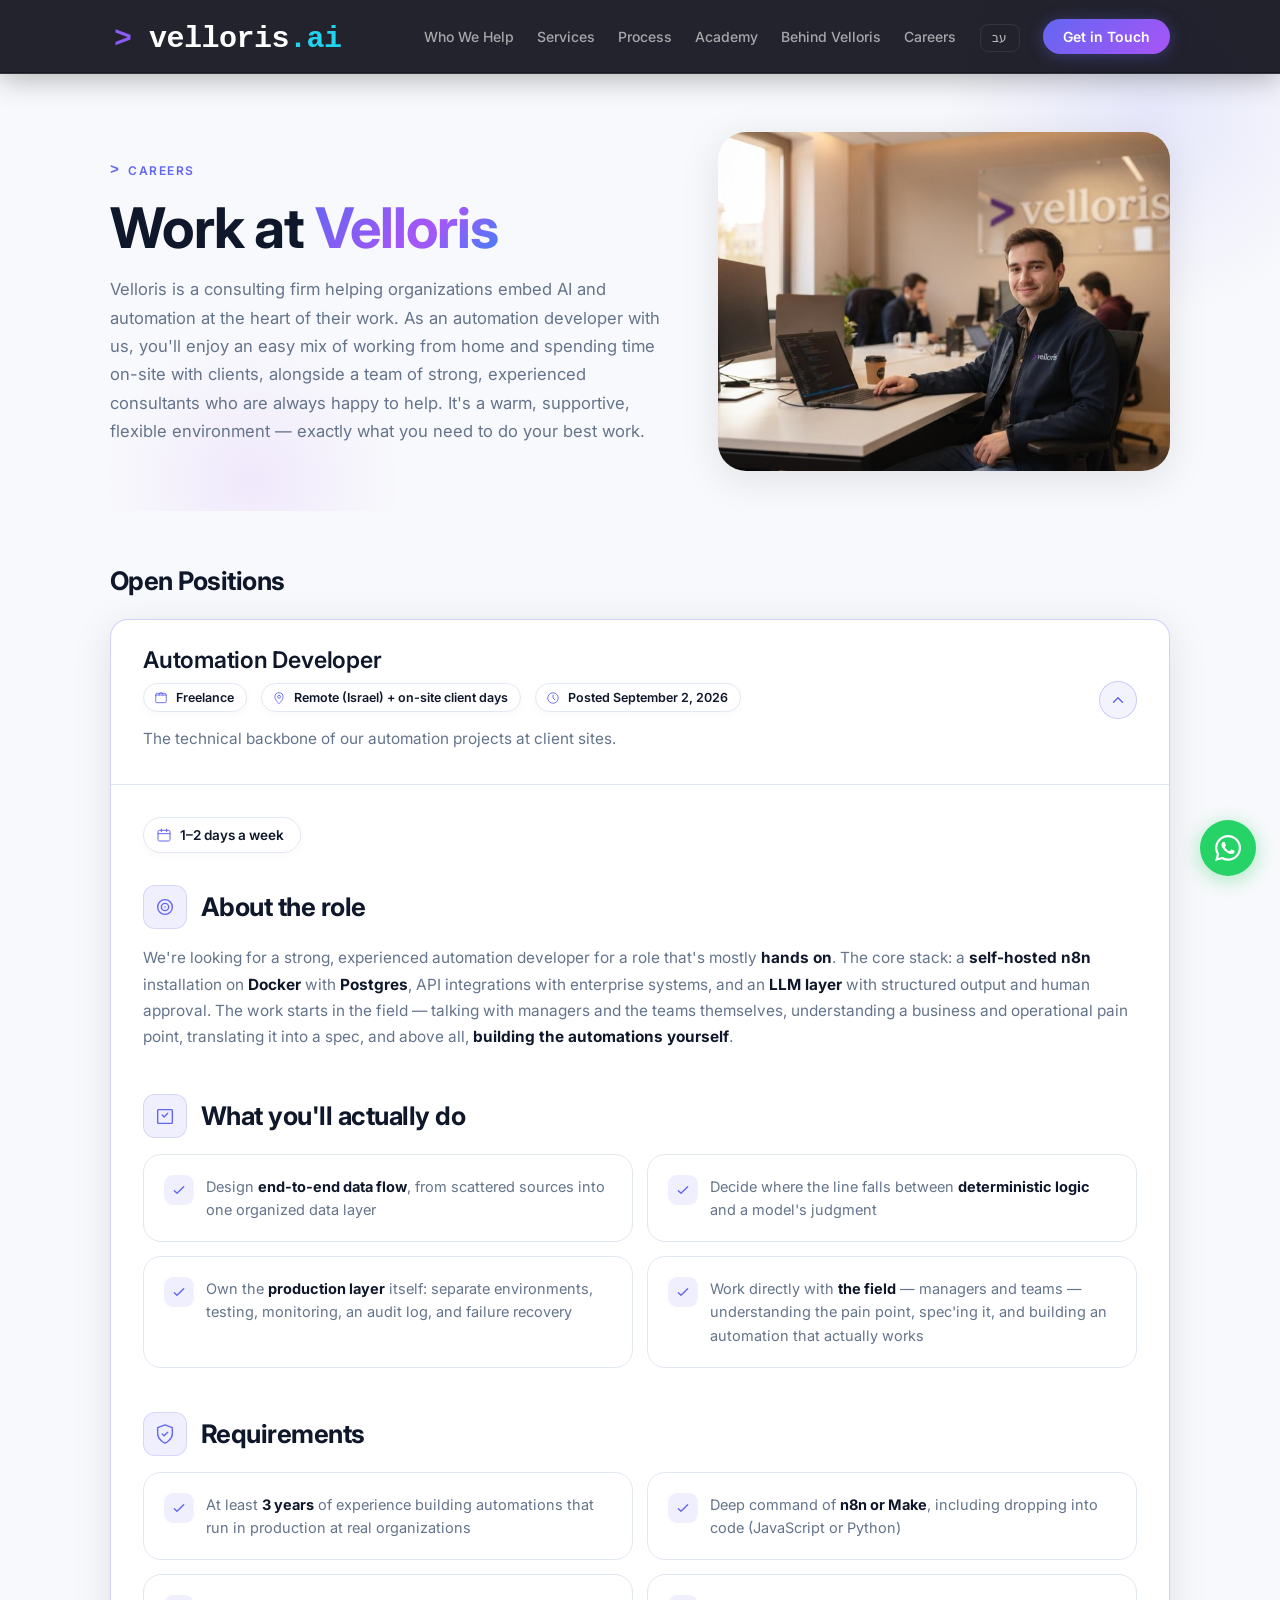
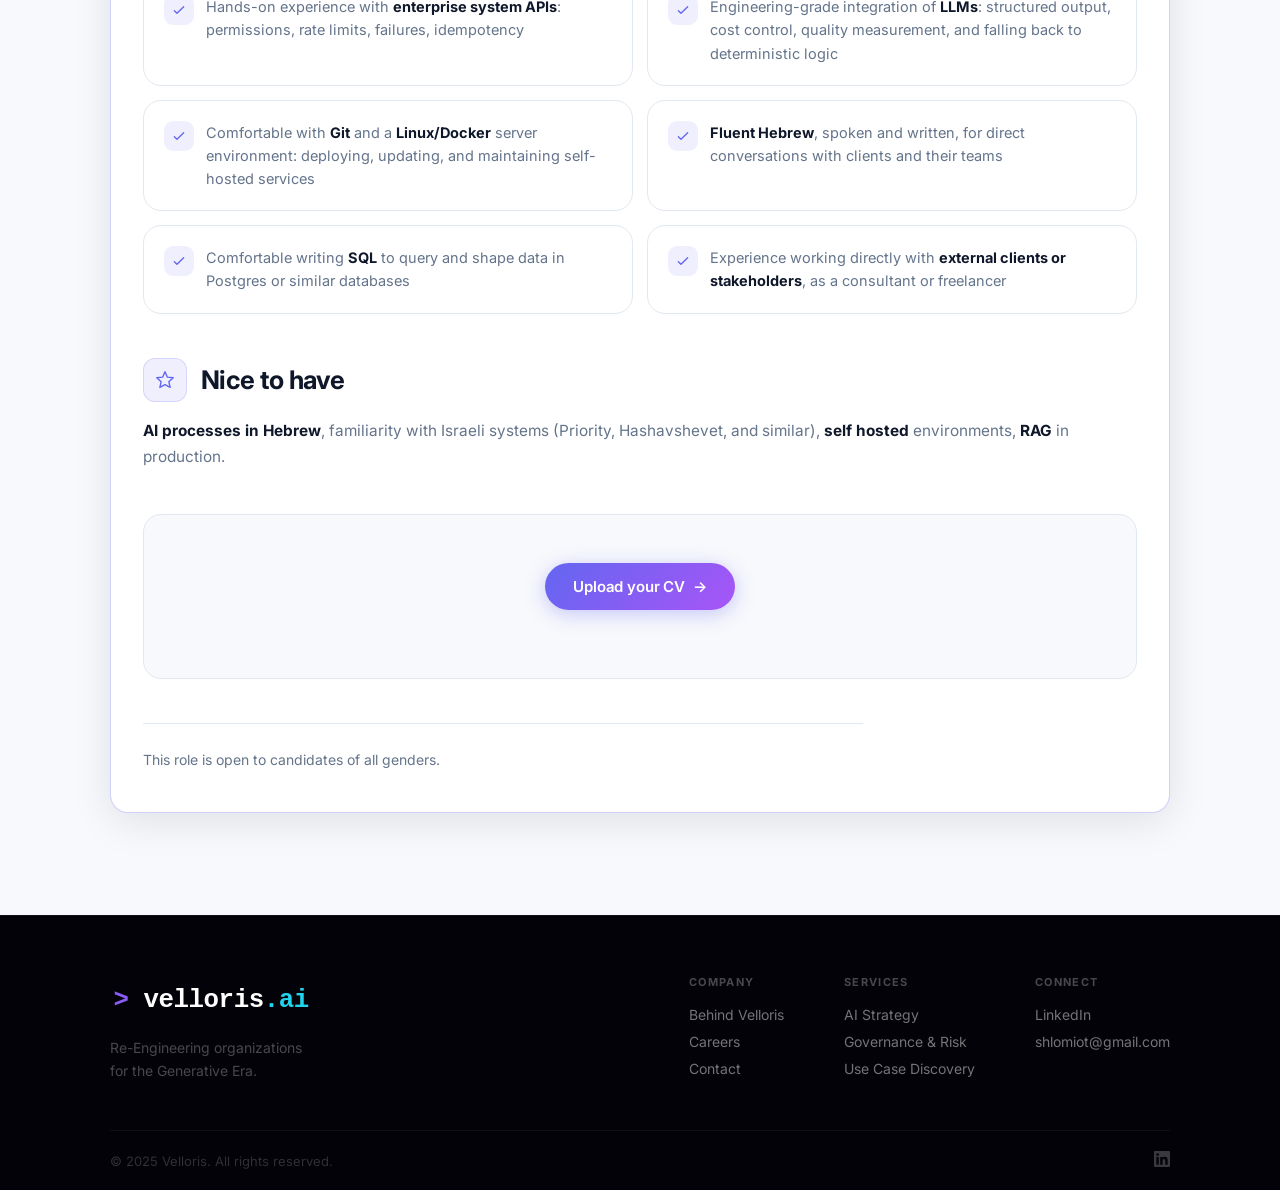
<file: careers/index.html>
<!DOCTYPE html>
<html lang="en">
<head>
  <meta charset="UTF-8" />
  <meta name="viewport" content="width=device-width, initial-scale=1.0" />
  <title>Velloris — Careers</title>
  <meta name="description" content="Velloris is hiring a freelance Automation Developer to build production automations on n8n, enterprise APIs, and an LLM layer with human approval." />
  <link rel="canonical" href="https://velloris.ai/careers/" />
  <link rel="alternate" hreflang="en" href="https://velloris.ai/careers/" />
  <link rel="alternate" hreflang="he" href="https://velloris.ai/careers/index.he.html" />
  <link rel="alternate" hreflang="x-default" href="https://velloris.ai/careers/" />
  <meta property="og:type" content="website" />
  <meta property="og:title" content="Careers — Velloris" />
  <meta property="og:description" content="Velloris is hiring a freelance Automation Developer to build production automations on n8n, enterprise APIs, and an LLM layer with human approval." />
  <meta property="og:url" content="https://velloris.ai/careers/" />
  <meta property="og:locale" content="en_US" />
  <meta property="og:image" content="https://velloris.ai/assets/logo.png" />
  <link rel="preconnect" href="https://fonts.googleapis.com" />
  <link rel="preconnect" href="https://fonts.gstatic.com" crossorigin />
  <link href="https://fonts.googleapis.com/css2?family=Inter:ital,opsz,wght@0,14..32,300;0,14..32,400;0,14..32,500;0,14..32,600;0,14..32,700;0,14..32,800;0,14..32,900&family=JetBrains+Mono:wght@400;500;700&display=swap" rel="stylesheet" />
  <link rel="icon" type="image/svg+xml" href="../favicon.svg" />
  <link rel="stylesheet" href="../styles.css" />
  <script type="application/ld+json">
  {
    "@context": "https://schema.org",
    "@type": "JobPosting",
    "title": "Automation Developer",
    "description": "Velloris is looking for an experienced, hands-on automation developer to build and own client-facing automations on n8n (self-hosted, Docker, Postgres), enterprise API integrations, and an LLM layer with structured output and human approval.",
    "datePosted": "2026-09-02",
    "validThrough": "2026-11-02",
    "employmentType": "CONTRACTOR",
    "hiringOrganization": {
      "@type": "Organization",
      "name": "Velloris",
      "sameAs": "https://velloris.ai/"
    },
    "jobLocationType": "TELECOMMUTE",
    "applicantLocationRequirements": {
      "@type": "Country",
      "name": "Israel"
    },
    "directApply": true
  }
  </script>
</head>
<body class="careers-page">

  <!-- Scroll Progress -->
  <div class="scroll-bar" id="scrollBar"></div>

  <!-- NAV -->
  <nav class="nav" id="nav">
    <div class="nav-inner">
      <a href="../index.html" class="nav-logo">
        <svg width="256" height="50" viewBox="0 0 256 50" fill="none" xmlns="http://www.w3.org/2000/svg">
          <text font-family="'Courier New', Courier, monospace" font-size="30" font-weight="700">
            <tspan x="4" y="36" fill="#8B5CF6">&gt; </tspan><tspan fill="#FFFFFF">velloris</tspan><tspan fill="#22D3EE">.ai</tspan>
          </text>
        </svg>
      </a>

      <ul class="nav-links" id="navLinks">
        <li><a href="../index.html#serve" class="nav-link">Who We Help</a></li>
        <li><a href="../index.html#services" class="nav-link">Services</a></li>
        <li><a href="../index.html#process" class="nav-link">Process</a></li>
        <li><a href="../index.html#academy" class="nav-link">Academy</a></li>
        <li><a href="../index.html#team" class="nav-link">Behind Velloris</a></li>
        <li><a href="index.html" class="nav-link active">Careers</a></li>
        <li><a href="index.he.html" class="nav-link nav-lang">עב</a></li>
        <li><a href="../index.html#contact" class="nav-link nav-cta">Get in Touch</a></li>
      </ul>

      <button class="hamburger" id="hamburger" aria-label="Open menu">
        <span></span><span></span><span></span>
      </button>
    </div>

    <div class="mobile-menu" id="mobileMenu">
      <ul>
        <li><a href="../index.html#serve" class="mobile-link">Who We Help</a></li>
        <li><a href="../index.html#services" class="mobile-link">Services</a></li>
        <li><a href="../index.html#process" class="mobile-link">Process</a></li>
        <li><a href="../index.html#academy" class="mobile-link">Academy</a></li>
        <li><a href="../index.html#team" class="mobile-link">Behind Velloris</a></li>
        <li><a href="index.html" class="mobile-link">Careers</a></li>
        <li><a href="index.he.html" class="mobile-link">עב</a></li>
        <li><a href="../index.html#contact" class="mobile-link mobile-link--cta">Get in Touch</a></li>
      </ul>
    </div>
  </nav>

  <!-- ===== CAREERS HERO ===== -->
  <section class="careers-hero">
    <div class="container">
      <div class="careers-hero-grid">
        <div>
          <div class="section-label reveal" style="--label-color:#6366F1">Careers</div>
          <h1 class="reveal-text">Work at <span class="grad-text">Velloris</span></h1>
          <p class="reveal">Velloris is a consulting firm helping organizations embed AI and automation at the heart of their work. As an automation developer with us, you'll enjoy an easy mix of working from home and spending time on-site with clients, alongside a team of strong, experienced consultants who are always happy to help. It's a warm, supportive, flexible environment — exactly what you need to do your best work.</p>
        </div>
        <div class="careers-hero-photo reveal-up">
          <img src="../assets/office.jpg" alt="The Velloris team at work in the office" />
        </div>
      </div>
    </div>
  </section>

  <!-- ===== JOB LIST (accordion) ===== -->
  <section class="careers-list">
    <div class="container">
      <h2 class="careers-list-title reveal">Open Positions</h2>
      <div class="job-acc-list reveal-up">

        <div class="job-acc-item open" id="automation-developer">
          <button class="job-acc-trigger" aria-expanded="true" aria-controls="panel-automation-developer">
            <div class="job-acc-summary">
              <h3>Automation Developer</h3>
              <div class="job-card-meta">
                <span class="job-meta-pill"><svg width="14" height="14" viewBox="0 0 24 24" fill="none"><path d="M3 7h18M3 7v11a2 2 0 002 2h14a2 2 0 002-2V7M3 7l1.5-3h15L21 7M9 7V5a2 2 0 012-2h2a2 2 0 012 2v2" stroke="currentColor" stroke-width="1.5" stroke-linecap="round" stroke-linejoin="round"/></svg>Freelance</span>
                <span class="job-meta-pill"><svg width="14" height="14" viewBox="0 0 24 24" fill="none"><path d="M12 22s7-6.5 7-12a7 7 0 10-14 0c0 5.5 7 12 7 12z" stroke="currentColor" stroke-width="1.5" stroke-linejoin="round"/><circle cx="12" cy="10" r="2.5" stroke="currentColor" stroke-width="1.5"/></svg>Remote (Israel) + on-site client days</span>
                <span class="job-meta-pill"><svg width="14" height="14" viewBox="0 0 24 24" fill="none"><circle cx="12" cy="12" r="9" stroke="currentColor" stroke-width="1.5"/><path d="M12 7v5l3 3" stroke="currentColor" stroke-width="1.5" stroke-linecap="round" stroke-linejoin="round"/></svg>Posted September 2, 2026</span>
              </div>
              <p class="job-card-excerpt">The technical backbone of our automation projects at client sites.</p>
            </div>
            <span class="job-acc-chevron">
              <svg width="18" height="18" viewBox="0 0 24 24" fill="none"><path d="M6 9l6 6 6-6" stroke="currentColor" stroke-width="2" stroke-linecap="round" stroke-linejoin="round"/></svg>
            </span>
          </button>

          <div class="job-acc-panel" id="panel-automation-developer">
            <div class="job-acc-panel-inner">
              <div class="job-acc-panel-body">

                <div class="job-meta-row">
                  <span class="job-meta-pill"><svg width="16" height="16" viewBox="0 0 24 24" fill="none"><rect x="3" y="5" width="18" height="16" rx="2" stroke="currentColor" stroke-width="1.5"/><path d="M16 3v4M8 3v4M3 10h18" stroke="currentColor" stroke-width="1.5" stroke-linecap="round"/></svg>1–2 days a week</span>
                </div>

                <div class="job-section">
                  <div class="job-section-head">
                    <span class="job-icon"><svg width="22" height="22" viewBox="0 0 24 24" fill="none"><circle cx="12" cy="12" r="8" stroke="currentColor" stroke-width="1.5"/><circle cx="12" cy="12" r="4" stroke="currentColor" stroke-width="1.5"/><circle cx="12" cy="12" r="0.8" fill="currentColor"/></svg></span>
                    <h2>About the role</h2>
                  </div>
                  <p>We're looking for a strong, experienced automation developer for a role that's mostly <strong>hands on</strong>. The core stack: a <strong>self-hosted n8n</strong> installation on <strong>Docker</strong> with <strong>Postgres</strong>, API integrations with enterprise systems, and an <strong>LLM layer</strong> with structured output and human approval. The work starts in the field — talking with managers and the teams themselves, understanding a business and operational pain point, translating it into a spec, and above all, <strong>building the automations yourself</strong>.</p>
                </div>

                <div class="job-section">
                  <div class="job-section-head">
                    <span class="job-icon"><svg width="22" height="22" viewBox="0 0 24 24" fill="none"><path d="M9 11l2 2 4-4M5 5h14a1 1 0 011 1v13a1 1 0 01-1 1H5a1 1 0 01-1-1V6a1 1 0 011-1z" stroke="currentColor" stroke-width="1.5" stroke-linecap="round" stroke-linejoin="round"/></svg></span>
                    <h2>What you'll actually do</h2>
                  </div>
                  <div class="job-cards">
                    <div class="job-mini-card"><span class="job-mini-icon"><svg width="16" height="16" viewBox="0 0 24 24" fill="none"><path d="M5 13l4 4L19 7" stroke="currentColor" stroke-width="2" stroke-linecap="round" stroke-linejoin="round"/></svg></span><p>Design <strong>end-to-end data flow</strong>, from scattered sources into one organized data layer</p></div>
                    <div class="job-mini-card"><span class="job-mini-icon"><svg width="16" height="16" viewBox="0 0 24 24" fill="none"><path d="M5 13l4 4L19 7" stroke="currentColor" stroke-width="2" stroke-linecap="round" stroke-linejoin="round"/></svg></span><p>Decide where the line falls between <strong>deterministic logic</strong> and a model's judgment</p></div>
                    <div class="job-mini-card"><span class="job-mini-icon"><svg width="16" height="16" viewBox="0 0 24 24" fill="none"><path d="M5 13l4 4L19 7" stroke="currentColor" stroke-width="2" stroke-linecap="round" stroke-linejoin="round"/></svg></span><p>Own the <strong>production layer</strong> itself: separate environments, testing, monitoring, an audit log, and failure recovery</p></div>
                    <div class="job-mini-card"><span class="job-mini-icon"><svg width="16" height="16" viewBox="0 0 24 24" fill="none"><path d="M5 13l4 4L19 7" stroke="currentColor" stroke-width="2" stroke-linecap="round" stroke-linejoin="round"/></svg></span><p>Work directly with <strong>the field</strong> — managers and teams — understanding the pain point, spec'ing it, and building an automation that actually works</p></div>
                  </div>
                </div>

                <div class="job-section">
                  <div class="job-section-head">
                    <span class="job-icon"><svg width="22" height="22" viewBox="0 0 24 24" fill="none"><path d="M12 22s8-4 8-10V5l-8-3-8 3v7c0 6 8 10 8 10z" stroke="currentColor" stroke-width="1.5" stroke-linejoin="round"/><path d="M9 12l2 2 4-4" stroke="currentColor" stroke-width="1.5" stroke-linecap="round" stroke-linejoin="round"/></svg></span>
                    <h2>Requirements</h2>
                  </div>
                  <div class="job-cards">
                    <div class="job-mini-card"><span class="job-mini-icon"><svg width="16" height="16" viewBox="0 0 24 24" fill="none"><path d="M5 13l4 4L19 7" stroke="currentColor" stroke-width="2" stroke-linecap="round" stroke-linejoin="round"/></svg></span><p>At least <strong>3 years</strong> of experience building automations that run in production at real organizations</p></div>
                    <div class="job-mini-card"><span class="job-mini-icon"><svg width="16" height="16" viewBox="0 0 24 24" fill="none"><path d="M5 13l4 4L19 7" stroke="currentColor" stroke-width="2" stroke-linecap="round" stroke-linejoin="round"/></svg></span><p>Deep command of <strong>n8n or Make</strong>, including dropping into code (JavaScript or Python)</p></div>
                    <div class="job-mini-card"><span class="job-mini-icon"><svg width="16" height="16" viewBox="0 0 24 24" fill="none"><path d="M5 13l4 4L19 7" stroke="currentColor" stroke-width="2" stroke-linecap="round" stroke-linejoin="round"/></svg></span><p>Hands-on experience with <strong>enterprise system APIs</strong>: permissions, rate limits, failures, idempotency</p></div>
                    <div class="job-mini-card"><span class="job-mini-icon"><svg width="16" height="16" viewBox="0 0 24 24" fill="none"><path d="M5 13l4 4L19 7" stroke="currentColor" stroke-width="2" stroke-linecap="round" stroke-linejoin="round"/></svg></span><p>Engineering-grade integration of <strong>LLMs</strong>: structured output, cost control, quality measurement, and falling back to deterministic logic</p></div>
                    <div class="job-mini-card"><span class="job-mini-icon"><svg width="16" height="16" viewBox="0 0 24 24" fill="none"><path d="M5 13l4 4L19 7" stroke="currentColor" stroke-width="2" stroke-linecap="round" stroke-linejoin="round"/></svg></span><p>Comfortable with <strong>Git</strong> and a <strong>Linux/Docker</strong> server environment: deploying, updating, and maintaining self-hosted services</p></div>
                    <div class="job-mini-card"><span class="job-mini-icon"><svg width="16" height="16" viewBox="0 0 24 24" fill="none"><path d="M5 13l4 4L19 7" stroke="currentColor" stroke-width="2" stroke-linecap="round" stroke-linejoin="round"/></svg></span><p><strong>Fluent Hebrew</strong>, spoken and written, for direct conversations with clients and their teams</p></div>
                    <div class="job-mini-card"><span class="job-mini-icon"><svg width="16" height="16" viewBox="0 0 24 24" fill="none"><path d="M5 13l4 4L19 7" stroke="currentColor" stroke-width="2" stroke-linecap="round" stroke-linejoin="round"/></svg></span><p>Comfortable writing <strong>SQL</strong> to query and shape data in Postgres or similar databases</p></div>
                    <div class="job-mini-card"><span class="job-mini-icon"><svg width="16" height="16" viewBox="0 0 24 24" fill="none"><path d="M5 13l4 4L19 7" stroke="currentColor" stroke-width="2" stroke-linecap="round" stroke-linejoin="round"/></svg></span><p>Experience working directly with <strong>external clients or stakeholders</strong>, as a consultant or freelancer</p></div>
                  </div>
                </div>

                <div class="job-section">
                  <div class="job-section-head">
                    <span class="job-icon"><svg width="22" height="22" viewBox="0 0 24 24" fill="none"><path d="M12 3l2.6 5.9 6.4.6-4.8 4.3 1.4 6.3L12 17l-5.6 3.1 1.4-6.3-4.8-4.3 6.4-.6L12 3z" stroke="currentColor" stroke-width="1.5" stroke-linejoin="round"/></svg></span>
                    <h2>Nice to have</h2>
                  </div>
                  <p><strong>AI processes in Hebrew</strong>, familiarity with Israeli systems (Priority, Hashavshevet, and similar), <strong>self hosted</strong> environments, <strong>RAG</strong> in production.</p>
                </div>

                <div class="job-apply job-apply--upload">
                  <iframe name="cvUploadFrame" id="cvUploadFrame" title="" hidden></iframe>
                  <form id="cvForm" action="https://formsubmit.co/career@velloris.ai" method="POST" enctype="multipart/form-data" target="cvUploadFrame">
                    <input type="hidden" name="_subject" value="מועמדות: מפתח/ת אוטומציה" />
                    <input type="hidden" name="_captcha" value="false" />
                    <input type="hidden" name="_template" value="box" />
                    <input type="hidden" name="message" id="cvMessage" value="" />
                    <input type="file" id="cvInput" name="attachment" class="job-apply-file-input" accept=".pdf,.doc,.docx" hidden />
                  </form>
                  <button type="button" class="btn btn-primary" id="cvBtn">
                    <span class="btn-text">Upload your CV</span> <span class="btn-arrow">&rarr;</span>
                  </button>
                  <div class="job-apply-status" id="cvStatus" role="status" aria-live="polite"></div>
                </div>

                <p class="job-equal-line">This role is open to candidates of all genders.</p>

              </div>
            </div>
          </div>
        </div>

      </div>
    </div>
  </section>

  <!-- ===== FOOTER ===== -->
  <footer class="footer">
    <div class="container">
      <div class="footer-inner">
        <div class="footer-brand">
          <a href="../index.html" class="nav-logo">
            <svg width="230" height="44" viewBox="0 0 256 50" fill="none" xmlns="http://www.w3.org/2000/svg">
              <text font-family="'Courier New', Courier, monospace" font-size="30" font-weight="700">
                <tspan x="4" y="36" fill="#8B5CF6">&gt; </tspan><tspan fill="#FFFFFF">velloris</tspan><tspan fill="#22D3EE">.ai</tspan>
              </text>
            </svg>
          </a>
          <p>Re-Engineering organizations<br/>for the Generative Era.</p>
        </div>
        <div class="footer-links">
          <div class="footer-col">
            <h4>Company</h4>
            <a href="../index.html#team">Behind Velloris</a>
            <a href="index.html">Careers</a>
            <a href="../index.html#contact">Contact</a>
          </div>
          <div class="footer-col">
            <h4>Services</h4>
            <a href="../index.html#services">AI Strategy</a>
            <a href="../index.html#services">Governance & Risk</a>
            <a href="../index.html#services">Use Case Discovery</a>
          </div>
          <div class="footer-col">
            <h4>Connect</h4>
            <a href="https://www.linkedin.com/in/shlomiot/" target="_blank" rel="noopener">LinkedIn</a>
            <a href="mailto:shlomiot@gmail.com">shlomiot@gmail.com</a>
          </div>
        </div>
      </div>
      <div class="footer-bottom">
        <span>© 2025 Velloris. All rights reserved.</span>
        <a href="https://www.linkedin.com/in/shlomiot/" target="_blank" rel="noopener" class="footer-li">
          <svg width="16" height="16" viewBox="0 0 24 24" fill="currentColor"><path d="M20.447 20.452h-3.554v-5.569c0-1.328-.027-3.037-1.852-3.037-1.853 0-2.136 1.445-2.136 2.939v5.667H9.351V9h3.414v1.561h.046c.477-.9 1.637-1.85 3.37-1.85 3.601 0 4.267 2.37 4.267 5.455v6.286zM5.337 7.433a2.062 2.062 0 01-2.063-2.065 2.064 2.064 0 112.063 2.065zm1.782 13.019H3.555V9h3.564v11.452zM22.225 0H1.771C.792 0 0 .774 0 1.729v20.542C0 23.227.792 24 1.771 24h20.451C23.2 24 24 23.227 24 22.271V1.729C24 .774 23.2 0 22.222 0h.003z"/></svg>
        </a>
      </div>
    </div>
  </footer>

  <!-- WhatsApp float -->
  <a href="https://wa.me/972522886689?text=Hi%2C%20I%27d%20like%20to%20talk%20about%20AI%20strategy"
     class="wa-float" id="waFloat" target="_blank" rel="noopener" aria-label="Chat on WhatsApp">
    <svg width="26" height="26" viewBox="0 0 24 24" fill="currentColor"><path d="M17.472 14.382c-.297-.149-1.758-.867-2.03-.967-.273-.099-.471-.148-.67.15-.197.297-.767.966-.94 1.164-.173.199-.347.223-.644.075-.297-.15-1.255-.463-2.39-1.475-.883-.788-1.48-1.761-1.653-2.059-.173-.297-.018-.458.13-.606.134-.133.298-.347.446-.52.149-.174.198-.298.298-.497.099-.198.05-.371-.025-.52-.075-.149-.669-1.612-.916-2.207-.242-.579-.487-.5-.669-.51-.173-.008-.371-.01-.57-.01-.198 0-.52.074-.792.372-.272.297-1.04 1.016-1.04 2.479 0 1.462 1.065 2.875 1.213 3.074.149.198 2.096 3.2 5.077 4.487.709.306 1.262.489 1.694.625.712.227 1.36.195 1.871.118.571-.085 1.758-.719 2.006-1.413.248-.694.248-1.289.173-1.413-.074-.124-.272-.198-.57-.347m-5.421 7.403h-.004a9.87 9.87 0 01-5.031-1.378l-.361-.214-3.741.982.998-3.648-.235-.374a9.86 9.86 0 01-1.51-5.26c.001-5.45 4.436-9.884 9.888-9.884 2.64 0 5.122 1.03 6.988 2.898a9.825 9.825 0 012.893 6.994c-.003 5.45-4.437 9.884-9.885 9.884m8.413-18.297A11.815 11.815 0 0012.05 0C5.495 0 .16 5.335.157 11.892c0 2.096.547 4.142 1.588 5.945L.057 24l6.305-1.654a11.882 11.882 0 005.683 1.448h.005c6.554 0 11.89-5.335 11.893-11.893a11.821 11.821 0 00-3.48-8.413z"/></svg>
  </a>

  <script src="../script.js"></script>
  <script>
    (function () {
      var items = document.querySelectorAll('.job-acc-item');
      items.forEach(function (item) {
        var trigger = item.querySelector('.job-acc-trigger');
        trigger.addEventListener('click', function () {
          var isOpen = item.classList.contains('open');
          items.forEach(function (i) { i.classList.remove('open'); i.querySelector('.job-acc-trigger').setAttribute('aria-expanded', 'false'); });
          if (!isOpen) {
            item.classList.add('open');
            trigger.setAttribute('aria-expanded', 'true');
          }
        });
      });
      // deep-link: /careers/#automation-developer opens straight to the role
      var hash = window.location.hash.replace('#', '');
      if (hash) {
        var target = document.getElementById(hash);
        if (target && target.classList.contains('job-acc-item')) {
          target.classList.add('open');
          target.querySelector('.job-acc-trigger').setAttribute('aria-expanded', 'true');
          setTimeout(function () { target.scrollIntoView({ behavior: 'smooth', block: 'start' }); }, 300);
        }
      }

      // CV upload: pick a file -> real multipart POST via a hidden iframe target,
      // sent straight to career@velloris.ai via FormSubmit.co.
      // (FormSubmit's /ajax/ endpoint silently drops file attachments — confirmed
      // by testing — so this uses a classic form POST instead.)
      var input = document.getElementById('cvInput');
      var btn = document.getElementById('cvBtn');
      var status = document.getElementById('cvStatus');
      var form = document.getElementById('cvForm');
      var messageField = document.getElementById('cvMessage');
      var frame = document.getElementById('cvUploadFrame');
      if (input && btn && form && frame) {
        var sending = false;
        btn.addEventListener('click', function () { input.click(); });
        frame.addEventListener('load', function () {
          if (!sending) return;
          sending = false;
          btn.style.display = 'none';
          status.className = 'job-apply-status success';
          status.textContent = '✓ Your CV was sent. We will be in touch.';
        });
        input.addEventListener('change', function () {
          if (!input.files || !input.files[0]) return;
          var file = input.files[0];
          var btnText = btn.querySelector('.btn-text');
          btn.disabled = true;
          btnText.textContent = 'Sending…';
          status.className = 'job-apply-status';
          status.textContent = '';

          messageField.value = 'New CV received via velloris.ai/careers for the Automation Developer role. File name: ' + file.name;
          sending = true;
          form.submit();
        });
      }
    })();
  </script>
</body>
</html>
</file>
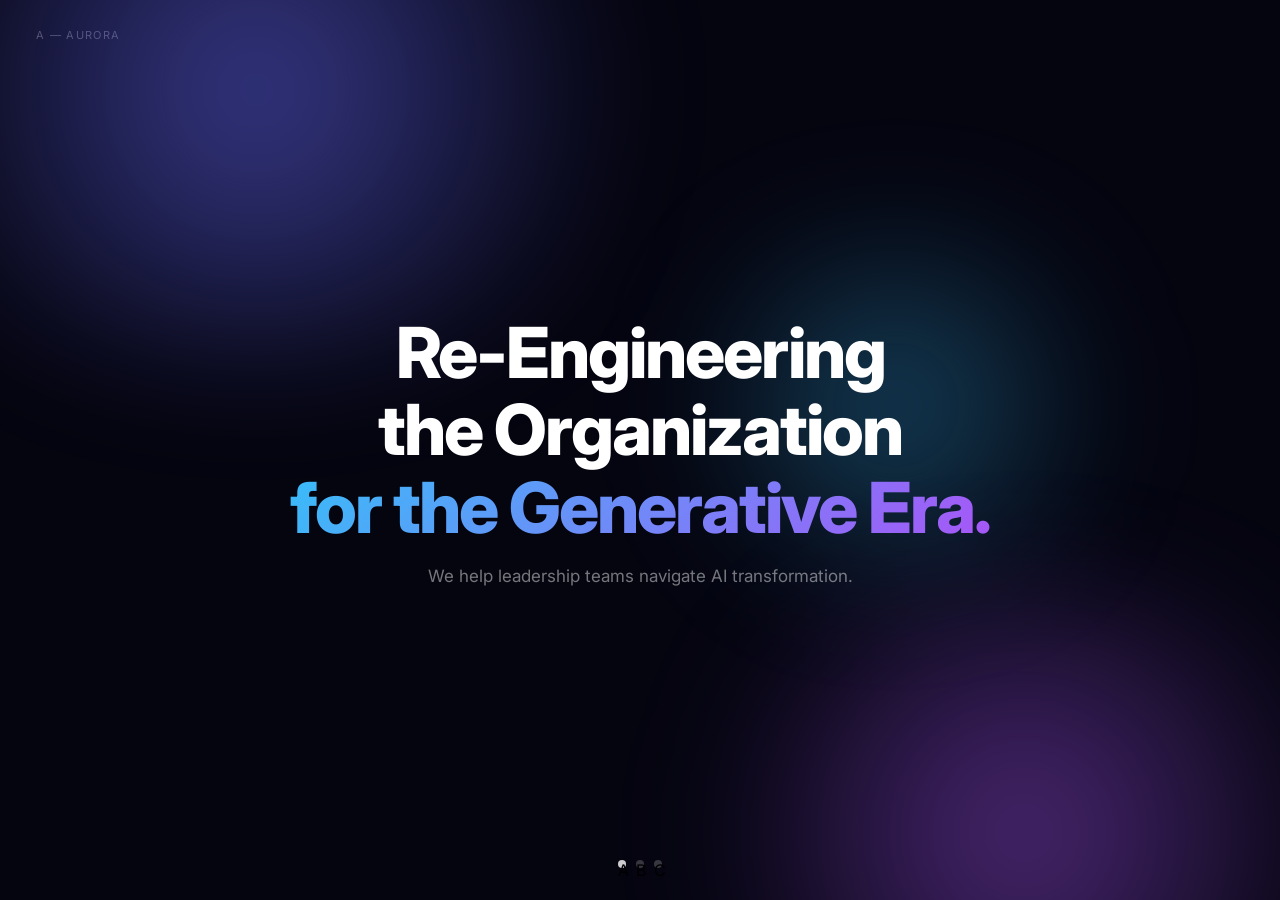
<file: anim-preview.html>
<!DOCTYPE html>
<html>
<head>
  <meta charset="UTF-8"/>
  <link href="https://fonts.googleapis.com/css2?family=Inter:wght@400;700;800&display=swap" rel="stylesheet"/>
  <style>
    * { margin: 0; padding: 0; box-sizing: border-box; }
    body { background: #050510; font-family: 'Inter', sans-serif; }

    .scene {
      position: relative; width: 100vw; height: 100vh;
      display: none; flex-direction: column;
      align-items: center; justify-content: center;
      overflow: hidden;
    }
    .scene.active { display: flex; }

    .label {
      position: absolute; top: 28px; left: 36px;
      font-size: 11px; letter-spacing: 0.12em; text-transform: uppercase;
      color: rgba(255,255,255,0.3);
    }
    .text-block { text-align: center; position: relative; z-index: 2; }
    h1 { font-size: clamp(36px,5.5vw,72px); font-weight: 800; line-height: 1.1; letter-spacing: -2px; color: #fff; }
    h1 .g { background: linear-gradient(135deg,#38bdf8,#a855f7); -webkit-background-clip:text; -webkit-text-fill-color:transparent; background-clip:text; }
    p { margin-top: 20px; font-size: 17px; color: rgba(255,255,255,0.45); }

    .dots { position: fixed; bottom: 32px; left: 50%; transform: translateX(-50%); display: flex; gap: 10px; z-index: 100; }
    .dot { width: 8px; height: 8px; border-radius: 50%; background: rgba(255,255,255,0.2); cursor: pointer; transition: background 0.3s; }
    .dot.active { background: rgba(255,255,255,0.8); }

    /* ═══════════════════════════
       A — AURORA
    ═══════════════════════════ */
    .ab {
      position: absolute; border-radius: 50%;
      filter: blur(60px); will-change: transform;
    }
    .ab1 {
      width: 70vw; height: 60vh;
      background: radial-gradient(circle, rgba(99,102,241,0.55) 0%, transparent 70%);
      top: -20%; left: -15%;
      animation: da1 12s ease-in-out infinite;
    }
    .ab2 {
      width: 60vw; height: 55vh;
      background: radial-gradient(circle, rgba(168,85,247,0.45) 0%, transparent 70%);
      bottom: -20%; right: -10%;
      animation: da2 16s ease-in-out infinite;
    }
    .ab3 {
      width: 40vw; height: 40vh;
      background: radial-gradient(circle, rgba(56,189,248,0.35) 0%, transparent 70%);
      top: 25%; right: 10%;
      animation: da3 20s ease-in-out infinite;
    }
    @keyframes da1 { 0%,100%{transform:translate(0,0) scale(1)} 50%{transform:translate(6vw,5vh) scale(1.1)} }
    @keyframes da2 { 0%,100%{transform:translate(0,0) scale(1)} 50%{transform:translate(-6vw,-5vh) scale(1.12)} }
    @keyframes da3 { 0%,100%{transform:translate(0,0) scale(1);opacity:.6} 50%{transform:translate(-5vw,-4vh) scale(1.15);opacity:1} }

    /* ═══════════════════════════
       B — SWEEP
    ═══════════════════════════ */
    .sweep-bg {
      position: absolute; inset: 0;
      background:
        radial-gradient(ellipse 70% 50% at 25% 55%, rgba(99,102,241,0.22) 0%, transparent 65%),
        radial-gradient(ellipse 55% 40% at 78% 38%, rgba(168,85,247,0.18) 0%, transparent 65%);
    }
    .sweep {
      position: absolute;
      top: 0; left: -50%; width: 40%; height: 100%;
      background: linear-gradient(
        108deg,
        transparent 0%, transparent 38%,
        rgba(180,210,255,0.08) 45%,
        rgba(220,235,255,0.22) 50%,
        rgba(180,210,255,0.08) 55%,
        transparent 62%, transparent 100%
      );
      animation: swp 6s cubic-bezier(0.45,0,0.55,1) infinite;
    }
    .sweep2 {
      position: absolute;
      top: 0; left: -50%; width: 40%; height: 100%;
      background: linear-gradient(
        108deg,
        transparent 0%, transparent 44%,
        rgba(168,85,247,0.06) 48%,
        rgba(200,160,255,0.14) 50%,
        rgba(168,85,247,0.06) 52%,
        transparent 56%, transparent 100%
      );
      animation: swp 6s cubic-bezier(0.45,0,0.55,1) 0.3s infinite;
    }
    @keyframes swp {
      0%   { transform: translateX(0);    opacity: 0; }
      5%   { opacity: 1; }
      95%  { opacity: 1; }
      100% { transform: translateX(400%); opacity: 0; }
    }

    /* ═══════════════════════════
       C — BREATHE
    ═══════════════════════════ */
    .breathe {
      position: absolute; inset: 0;
      animation: br 7s ease-in-out infinite;
    }
    @keyframes br {
      0%,100% { background:
        radial-gradient(ellipse 80% 60% at 15% 50%, rgba(99,102,241,0.30) 0%, transparent 60%),
        radial-gradient(ellipse 70% 55% at 85% 50%, rgba(168,85,247,0.22) 0%, transparent 60%),
        #050510; }
      50% { background:
        radial-gradient(ellipse 90% 70% at 20% 45%, rgba(56,189,248,0.28) 0%, transparent 60%),
        radial-gradient(ellipse 80% 60% at 80% 55%, rgba(99,102,241,0.28) 0%, transparent 60%),
        #050510; }
    }
    .hline {
      position: absolute; left: 8%; right: 8%; height: 1px; top: 50%;
      background: linear-gradient(90deg, transparent, rgba(120,140,255,0.6), rgba(180,100,255,0.6), transparent);
      filter: blur(0.5px);
      animation: hl 7s ease-in-out infinite;
    }
    @keyframes hl {
      0%,100% { opacity: 0; transform: scaleX(0.2); }
      40%,60% { opacity: 1; transform: scaleX(1); }
    }
  </style>
</head>
<body>

<!-- A -->
<div class="scene active" id="a">
  <div class="label">A — Aurora</div>
  <div class="ab ab1"></div>
  <div class="ab ab2"></div>
  <div class="ab ab3"></div>
  <div class="text-block">
    <h1>Re-Engineering<br/>the Organization<br/><span class="g">for the Generative Era.</span></h1>
    <p>We help leadership teams navigate AI transformation.</p>
  </div>
</div>

<!-- B -->
<div class="scene" id="b">
  <div class="label">B — Light sweep</div>
  <div class="sweep-bg"></div>
  <div class="sweep"></div>
  <div class="sweep2"></div>
  <div class="text-block">
    <h1>Re-Engineering<br/>the Organization<br/><span class="g">for the Generative Era.</span></h1>
    <p>We help leadership teams navigate AI transformation.</p>
  </div>
</div>

<!-- C -->
<div class="scene" id="c">
  <div class="label">C — Breathe</div>
  <div class="breathe"></div>
  <div class="hline"></div>
  <div class="text-block">
    <h1>Re-Engineering<br/>the Organization<br/><span class="g">for the Generative Era.</span></h1>
    <p>We help leadership teams navigate AI transformation.</p>
  </div>
</div>

<div class="dots">
  <div class="dot active" onclick="show('a',0)">A</div>
  <div class="dot" onclick="show('b',1)">B</div>
  <div class="dot" onclick="show('c',2)">C</div>
</div>

<script>
  const ids = ['a','b','c'];
  const dots = document.querySelectorAll('.dot');
  function show(id,i){
    ids.forEach(s=>{document.getElementById(s).classList.remove('active')});
    dots.forEach(d=>d.classList.remove('active'));
    document.getElementById(id).classList.add('active');
    dots[i].classList.add('active');
  }
</script>
</body>
</html>
</file>
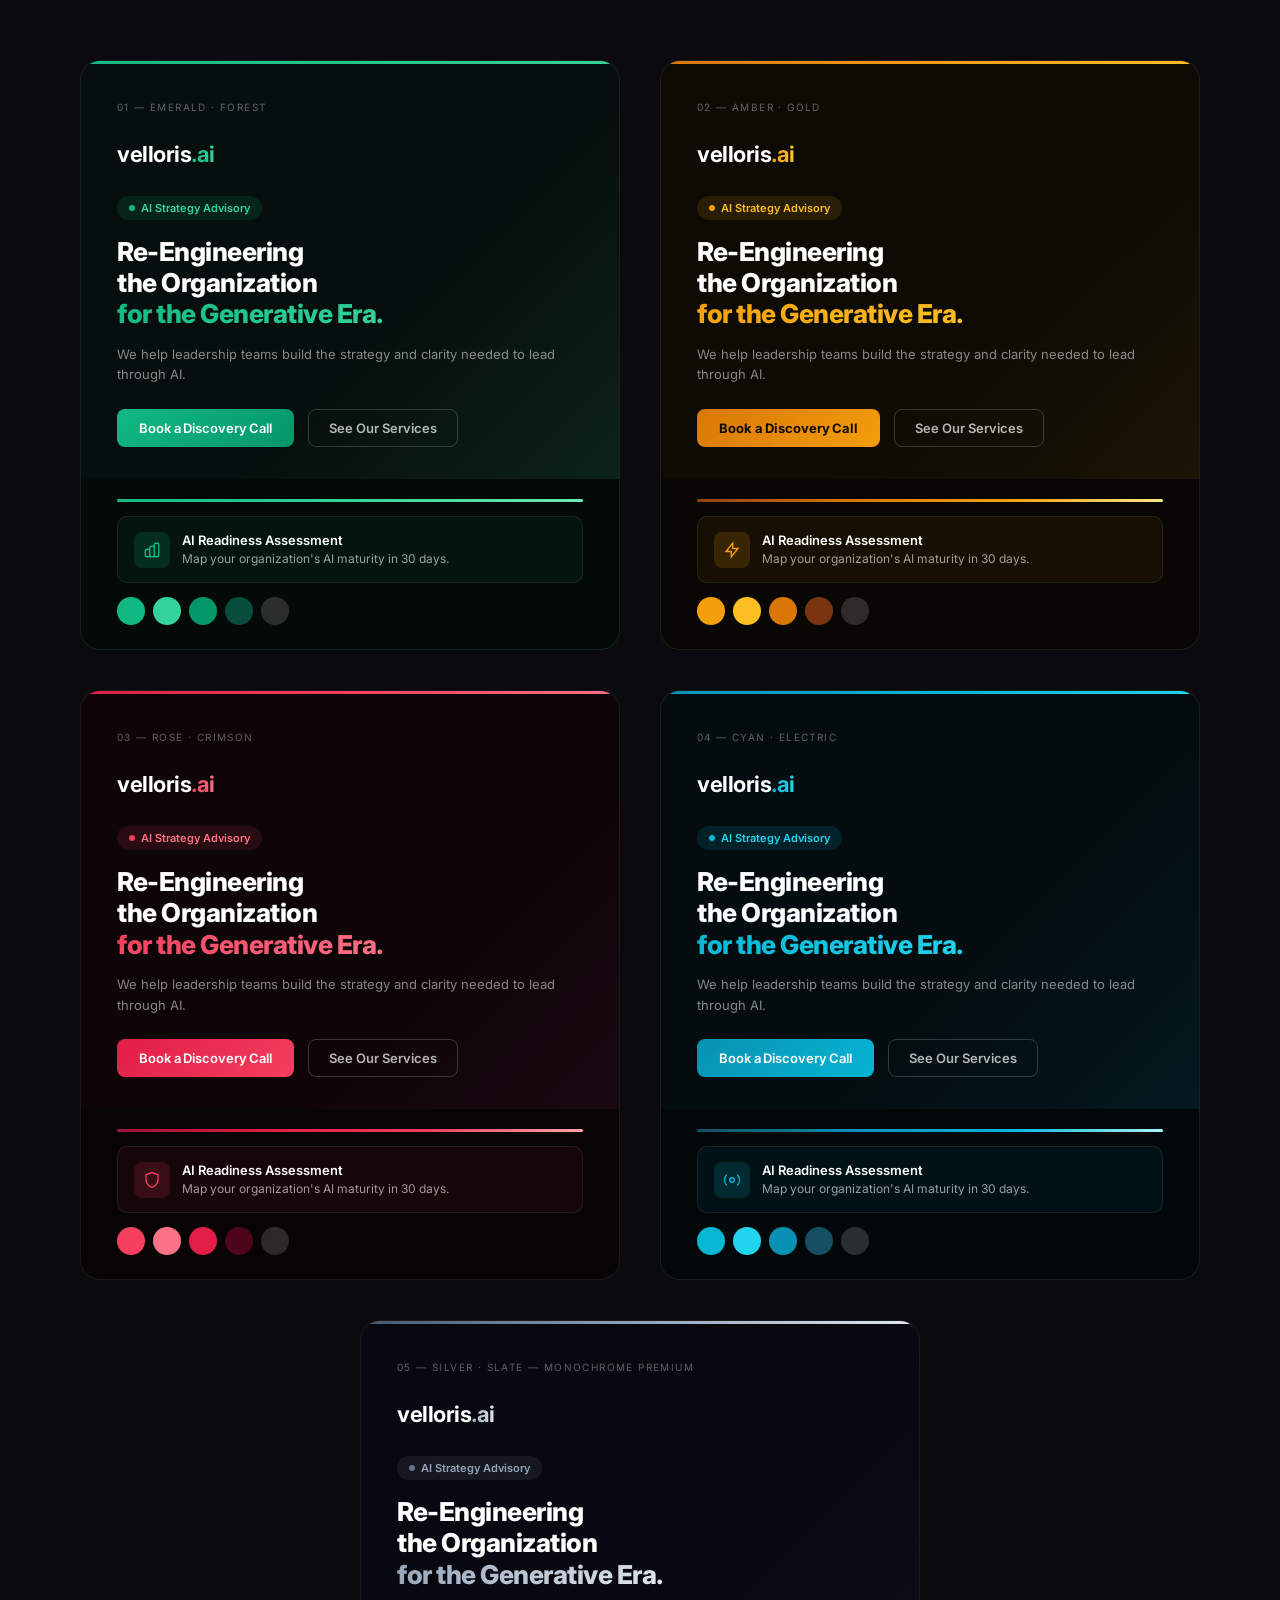
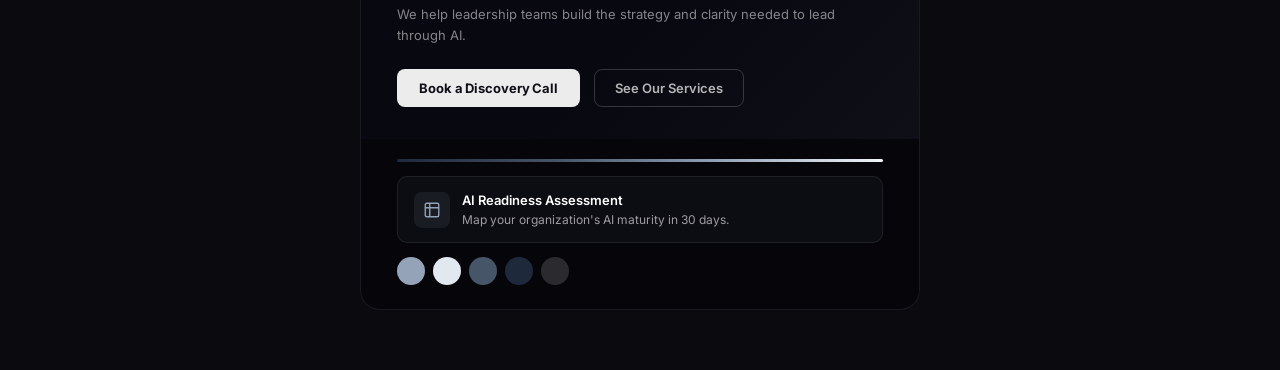
<file: color-schemes.html>
<!DOCTYPE html>
<html>
<head>
  <meta charset="UTF-8"/>
  <link href="https://fonts.googleapis.com/css2?family=Inter:wght@300;400;600;700;800&display=swap" rel="stylesheet"/>
  <style>
    * { box-sizing: border-box; margin: 0; padding: 0; }
    body {
      background: #0a0a0f;
      font-family: 'Inter', sans-serif;
      padding: 60px 80px;
      display: grid;
      grid-template-columns: 1fr 1fr;
      gap: 40px;
    }

    /* ── card ── */
    .card {
      border-radius: 20px;
      overflow: hidden;
      border: 1px solid rgba(255,255,255,0.07);
    }
    .card-hero {
      padding: 40px 36px 32px;
      position: relative;
    }
    .card-bottom {
      padding: 20px 36px 24px;
      background: rgba(0,0,0,0.35);
      display: flex; flex-direction: column; gap: 14px;
    }

    /* ── label ── */
    .scheme-name {
      font-size: 10px; letter-spacing: 0.14em; text-transform: uppercase;
      opacity: 0.35; color: #fff; margin-bottom: 28px;
    }

    /* ── fake logo ── */
    .logo { font-size: 22px; font-weight: 700; letter-spacing: -0.5px; color: #fff; margin-bottom: 28px; }

    /* ── headline ── */
    .headline { font-size: 26px; font-weight: 800; line-height: 1.2; letter-spacing: -0.5px; color: #fff; margin-bottom: 14px; }

    /* ── sub ── */
    .sub { font-size: 13px; font-weight: 400; line-height: 1.6; opacity: 0.5; color: #fff; margin-bottom: 24px; }

    /* ── button ── */
    .btn {
      display: inline-block; padding: 11px 22px;
      border-radius: 8px; font-size: 13px; font-weight: 600;
      cursor: pointer; letter-spacing: -0.1px;
    }
    .btn-outline {
      display: inline-block; padding: 10px 20px;
      border-radius: 8px; font-size: 13px; font-weight: 600;
      border: 1px solid rgba(255,255,255,0.18); color: rgba(255,255,255,0.7);
      margin-left: 10px;
    }

    /* ── swatches ── */
    .swatches { display: flex; gap: 8px; }
    .swatch { width: 28px; height: 28px; border-radius: 50%; }

    /* ── gradient bar ── */
    .grad-bar { height: 3px; border-radius: 2px; width: 100%; }

    /* ── card element ── */
    .mini-card {
      padding: 14px 16px;
      border-radius: 10px;
      border: 1px solid rgba(255,255,255,0.08);
      display: flex; align-items: center; gap: 12px;
    }
    .mini-icon { width: 36px; height: 36px; border-radius: 8px; flex-shrink: 0; display: flex; align-items: center; justify-content: center; }
    .mini-icon svg { width: 18px; height: 18px; }
    .mini-text { font-size: 12px; color: rgba(255,255,255,0.6); line-height: 1.4; }
    .mini-text strong { display: block; font-size: 13px; font-weight: 600; color: #fff; margin-bottom: 2px; }

    /* ── badge ── */
    .badge { display: inline-flex; align-items: center; gap: 6px; padding: 5px 12px; border-radius: 20px; font-size: 11px; font-weight: 600; margin-bottom: 16px; }
    .badge-dot { width: 6px; height: 6px; border-radius: 50%; }

    /* ── nav strip ── */
    .nav-strip {
      position: absolute; top: 0; left: 0; right: 0;
      height: 3px;
    }
  </style>
</head>
<body>

<!-- ══════════════════════════════════════════════════════ -->
<!-- 01 — EMERALD  (current = blue/purple reference)       -->
<!-- ══════════════════════════════════════════════════════ -->
<div class="card" style="background: #060f0d;">
  <div class="card-hero" style="background: linear-gradient(135deg, #060f0d 60%, #0d2218);">
    <div class="nav-strip" style="background: linear-gradient(90deg, #10b981, #34d399);"></div>
    <div class="scheme-name">01 — Emerald · Forest</div>

    <div class="logo">velloris<span style="background:linear-gradient(90deg,#10b981,#34d399);-webkit-background-clip:text;-webkit-text-fill-color:transparent;">.ai</span></div>

    <div class="badge" style="background:rgba(16,185,129,0.12); color:#34d399;">
      <span class="badge-dot" style="background:#10b981;"></span>
      AI Strategy Advisory
    </div>

    <div class="headline">Re-Engineering<br/>the Organization<br/><span style="background:linear-gradient(135deg,#10b981,#34d399);-webkit-background-clip:text;-webkit-text-fill-color:transparent;">for the Generative Era.</span></div>
    <div class="sub">We help leadership teams build the strategy and clarity needed to lead through AI.</div>

    <div>
      <span class="btn" style="background:linear-gradient(135deg,#10b981,#059669); color:#fff;">Book a Discovery Call</span>
      <span class="btn-outline">See Our Services</span>
    </div>
  </div>
  <div class="card-bottom">
    <div class="grad-bar" style="background:linear-gradient(90deg,#10b981,#34d399,#6ee7b7);"></div>
    <div class="mini-card" style="background: rgba(16,185,129,0.06);">
      <div class="mini-icon" style="background:rgba(16,185,129,0.15);">
        <svg viewBox="0 0 24 24" fill="none" stroke="#10b981" stroke-width="1.8"><path d="M9 19v-6a2 2 0 00-2-2H5a2 2 0 00-2 2v6a2 2 0 002 2h2a2 2 0 002-2zm0 0V9a2 2 0 012-2h2a2 2 0 012 2v10m-6 0a2 2 0 002 2h2a2 2 0 002-2m0 0V5a2 2 0 012-2h2a2 2 0 012 2v14a2 2 0 01-2 2h-2a2 2 0 01-2-2z"/></svg>
      </div>
      <div class="mini-text"><strong>AI Readiness Assessment</strong>Map your organization's AI maturity in 30 days.</div>
    </div>
    <div class="swatches">
      <div class="swatch" style="background:#10b981;" title="#10b981"></div>
      <div class="swatch" style="background:#34d399;" title="#34d399"></div>
      <div class="swatch" style="background:#059669;" title="#059669"></div>
      <div class="swatch" style="background:#064e3b;" title="#064e3b"></div>
      <div class="swatch" style="background:#fff; opacity:0.15; border:1px solid rgba(255,255,255,0.2);" title="white"></div>
    </div>
  </div>
</div>

<!-- ══════════════════════════════════════════════════════ -->
<!-- 02 — AMBER / GOLD — premium, executive                -->
<!-- ══════════════════════════════════════════════════════ -->
<div class="card" style="background: #0d0b04;">
  <div class="card-hero" style="background: linear-gradient(135deg, #0d0b04 60%, #1c1405);">
    <div class="nav-strip" style="background: linear-gradient(90deg, #d97706, #f59e0b, #fbbf24);"></div>
    <div class="scheme-name">02 — Amber · Gold</div>

    <div class="logo">velloris<span style="background:linear-gradient(90deg,#f59e0b,#fbbf24);-webkit-background-clip:text;-webkit-text-fill-color:transparent;">.ai</span></div>

    <div class="badge" style="background:rgba(245,158,11,0.12); color:#fbbf24;">
      <span class="badge-dot" style="background:#f59e0b;"></span>
      AI Strategy Advisory
    </div>

    <div class="headline">Re-Engineering<br/>the Organization<br/><span style="background:linear-gradient(135deg,#f59e0b,#fbbf24);-webkit-background-clip:text;-webkit-text-fill-color:transparent;">for the Generative Era.</span></div>
    <div class="sub">We help leadership teams build the strategy and clarity needed to lead through AI.</div>

    <div>
      <span class="btn" style="background:linear-gradient(135deg,#d97706,#f59e0b); color:#0d0b04; font-weight:700;">Book a Discovery Call</span>
      <span class="btn-outline">See Our Services</span>
    </div>
  </div>
  <div class="card-bottom">
    <div class="grad-bar" style="background:linear-gradient(90deg,#92400e,#d97706,#f59e0b,#fde68a);"></div>
    <div class="mini-card" style="background:rgba(245,158,11,0.06);">
      <div class="mini-icon" style="background:rgba(245,158,11,0.15);">
        <svg viewBox="0 0 24 24" fill="none" stroke="#f59e0b" stroke-width="1.8"><path d="M13 10V3L4 14h7v7l9-11h-7z"/></svg>
      </div>
      <div class="mini-text"><strong>AI Readiness Assessment</strong>Map your organization's AI maturity in 30 days.</div>
    </div>
    <div class="swatches">
      <div class="swatch" style="background:#f59e0b;"></div>
      <div class="swatch" style="background:#fbbf24;"></div>
      <div class="swatch" style="background:#d97706;"></div>
      <div class="swatch" style="background:#78350f;"></div>
      <div class="swatch" style="background:#fff; opacity:0.15; border:1px solid rgba(255,255,255,0.2);"></div>
    </div>
  </div>
</div>

<!-- ══════════════════════════════════════════════════════ -->
<!-- 03 — ROSE / CRIMSON — bold, disruptive                -->
<!-- ══════════════════════════════════════════════════════ -->
<div class="card" style="background: #0d0508;">
  <div class="card-hero" style="background: linear-gradient(135deg, #0d0508 60%, #1a0810);">
    <div class="nav-strip" style="background: linear-gradient(90deg, #e11d48, #f43f5e, #fb7185);"></div>
    <div class="scheme-name">03 — Rose · Crimson</div>

    <div class="logo">velloris<span style="background:linear-gradient(90deg,#f43f5e,#fb7185);-webkit-background-clip:text;-webkit-text-fill-color:transparent;">.ai</span></div>

    <div class="badge" style="background:rgba(244,63,94,0.12); color:#fb7185;">
      <span class="badge-dot" style="background:#f43f5e;"></span>
      AI Strategy Advisory
    </div>

    <div class="headline">Re-Engineering<br/>the Organization<br/><span style="background:linear-gradient(135deg,#f43f5e,#fb7185);-webkit-background-clip:text;-webkit-text-fill-color:transparent;">for the Generative Era.</span></div>
    <div class="sub">We help leadership teams build the strategy and clarity needed to lead through AI.</div>

    <div>
      <span class="btn" style="background:linear-gradient(135deg,#e11d48,#f43f5e); color:#fff;">Book a Discovery Call</span>
      <span class="btn-outline">See Our Services</span>
    </div>
  </div>
  <div class="card-bottom">
    <div class="grad-bar" style="background:linear-gradient(90deg,#9f1239,#e11d48,#f43f5e,#fda4af);"></div>
    <div class="mini-card" style="background:rgba(244,63,94,0.06);">
      <div class="mini-icon" style="background:rgba(244,63,94,0.15);">
        <svg viewBox="0 0 24 24" fill="none" stroke="#f43f5e" stroke-width="1.8"><path d="M12 22s8-4 8-10V5l-8-3-8 3v7c0 6 8 10 8 10z"/></svg>
      </div>
      <div class="mini-text"><strong>AI Readiness Assessment</strong>Map your organization's AI maturity in 30 days.</div>
    </div>
    <div class="swatches">
      <div class="swatch" style="background:#f43f5e;"></div>
      <div class="swatch" style="background:#fb7185;"></div>
      <div class="swatch" style="background:#e11d48;"></div>
      <div class="swatch" style="background:#4c0519;"></div>
      <div class="swatch" style="background:#fff; opacity:0.15; border:1px solid rgba(255,255,255,0.2);"></div>
    </div>
  </div>
</div>

<!-- ══════════════════════════════════════════════════════ -->
<!-- 04 — CYAN / ELECTRIC — pure tech, cold precision      -->
<!-- ══════════════════════════════════════════════════════ -->
<div class="card" style="background: #030d10;">
  <div class="card-hero" style="background: linear-gradient(135deg, #030d10 60%, #051820);">
    <div class="nav-strip" style="background: linear-gradient(90deg, #0891b2, #06b6d4, #22d3ee);"></div>
    <div class="scheme-name">04 — Cyan · Electric</div>

    <div class="logo">velloris<span style="background:linear-gradient(90deg,#06b6d4,#22d3ee);-webkit-background-clip:text;-webkit-text-fill-color:transparent;">.ai</span></div>

    <div class="badge" style="background:rgba(6,182,212,0.12); color:#22d3ee;">
      <span class="badge-dot" style="background:#06b6d4;"></span>
      AI Strategy Advisory
    </div>

    <div class="headline">Re-Engineering<br/>the Organization<br/><span style="background:linear-gradient(135deg,#06b6d4,#22d3ee);-webkit-background-clip:text;-webkit-text-fill-color:transparent;">for the Generative Era.</span></div>
    <div class="sub">We help leadership teams build the strategy and clarity needed to lead through AI.</div>

    <div>
      <span class="btn" style="background:linear-gradient(135deg,#0891b2,#06b6d4); color:#fff;">Book a Discovery Call</span>
      <span class="btn-outline">See Our Services</span>
    </div>
  </div>
  <div class="card-bottom">
    <div class="grad-bar" style="background:linear-gradient(90deg,#164e63,#0891b2,#06b6d4,#a5f3fc);"></div>
    <div class="mini-card" style="background:rgba(6,182,212,0.06);">
      <div class="mini-icon" style="background:rgba(6,182,212,0.15);">
        <svg viewBox="0 0 24 24" fill="none" stroke="#06b6d4" stroke-width="1.8"><circle cx="12" cy="12" r="3"/><path d="M19.07 4.93a10 10 0 010 14.14M4.93 4.93a10 10 0 000 14.14"/></svg>
      </div>
      <div class="mini-text"><strong>AI Readiness Assessment</strong>Map your organization's AI maturity in 30 days.</div>
    </div>
    <div class="swatches">
      <div class="swatch" style="background:#06b6d4;"></div>
      <div class="swatch" style="background:#22d3ee;"></div>
      <div class="swatch" style="background:#0891b2;"></div>
      <div class="swatch" style="background:#164e63;"></div>
      <div class="swatch" style="background:#fff; opacity:0.15; border:1px solid rgba(255,255,255,0.2);"></div>
    </div>
  </div>
</div>

<!-- ══════════════════════════════════════════════════════ -->
<!-- 05 — SILVER / SLATE — monochrome, ultra premium       -->
<!-- ══════════════════════════════════════════════════════ -->
<div class="card" style="background: #080810; grid-column: 1 / -1; max-width: 560px; margin: 0 auto;">
  <div class="card-hero" style="background: linear-gradient(135deg, #080810 60%, #0f0f18);">
    <div class="nav-strip" style="background: linear-gradient(90deg, #475569, #94a3b8, #e2e8f0);"></div>
    <div class="scheme-name">05 — Silver · Slate — monochrome premium</div>

    <div class="logo">velloris<span style="background:linear-gradient(90deg,#94a3b8,#e2e8f0);-webkit-background-clip:text;-webkit-text-fill-color:transparent;">.ai</span></div>

    <div class="badge" style="background:rgba(148,163,184,0.1); color:#94a3b8;">
      <span class="badge-dot" style="background:#64748b;"></span>
      AI Strategy Advisory
    </div>

    <div class="headline">Re-Engineering<br/>the Organization<br/><span style="background:linear-gradient(135deg,#94a3b8,#e2e8f0);-webkit-background-clip:text;-webkit-text-fill-color:transparent;">for the Generative Era.</span></div>
    <div class="sub">We help leadership teams build the strategy and clarity needed to lead through AI.</div>

    <div>
      <span class="btn" style="background:rgba(255,255,255,0.92); color:#0f0f18; font-weight:700;">Book a Discovery Call</span>
      <span class="btn-outline">See Our Services</span>
    </div>
  </div>
  <div class="card-bottom">
    <div class="grad-bar" style="background:linear-gradient(90deg,#1e293b,#475569,#94a3b8,#f1f5f9);"></div>
    <div class="mini-card" style="background:rgba(148,163,184,0.05);">
      <div class="mini-icon" style="background:rgba(148,163,184,0.1);">
        <svg viewBox="0 0 24 24" fill="none" stroke="#94a3b8" stroke-width="1.8"><path d="M9 3H5a2 2 0 00-2 2v4m6-6h10a2 2 0 012 2v4M9 3v18m0 0h10a2 2 0 002-2V9M9 21H5a2 2 0 01-2-2V9m0 0h18"/></svg>
      </div>
      <div class="mini-text"><strong>AI Readiness Assessment</strong>Map your organization's AI maturity in 30 days.</div>
    </div>
    <div class="swatches">
      <div class="swatch" style="background:#94a3b8;"></div>
      <div class="swatch" style="background:#e2e8f0;"></div>
      <div class="swatch" style="background:#475569;"></div>
      <div class="swatch" style="background:#1e293b;"></div>
      <div class="swatch" style="background:#fff; opacity:0.15; border:1px solid rgba(255,255,255,0.2);"></div>
    </div>
  </div>
</div>

</body>
</html>
</file>
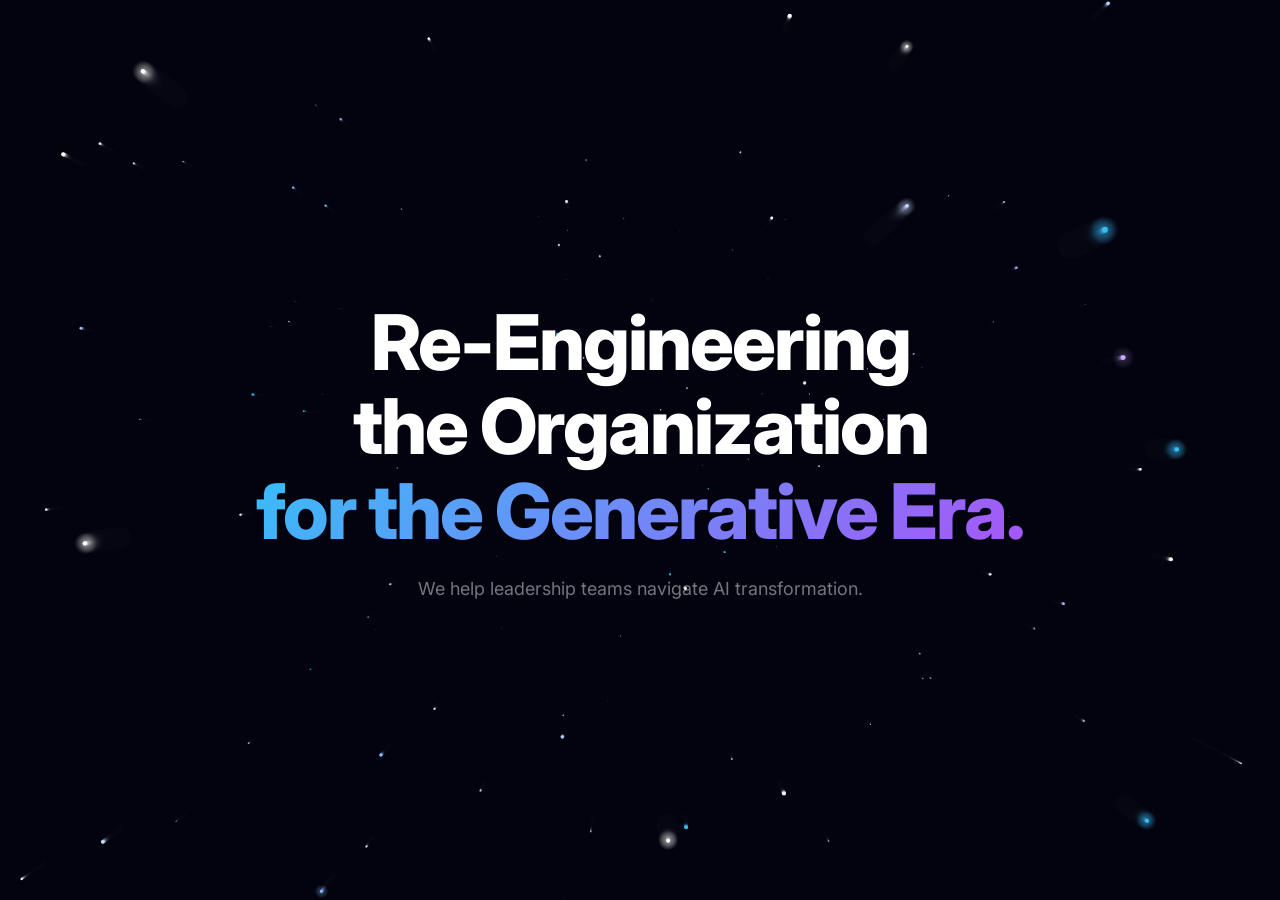
<file: galaxy-preview.html>
<!DOCTYPE html>
<html>
<head>
  <meta charset="UTF-8"/>
  <link href="https://fonts.googleapis.com/css2?family=Inter:wght@300;400;700;800&display=swap" rel="stylesheet"/>
  <style>
    * { margin: 0; padding: 0; box-sizing: border-box; }
    body { background: #050510; overflow: hidden; width: 100vw; height: 100vh; }
    canvas { position: fixed; inset: 0; width: 100%; height: 100%; }
    .content {
      position: fixed; inset: 0;
      display: flex; flex-direction: column;
      align-items: center; justify-content: center;
      pointer-events: none;
    }
    h1 {
      font-family: 'Inter', sans-serif;
      font-size: clamp(40px, 6vw, 80px);
      font-weight: 800; line-height: 1.1; letter-spacing: -2px;
      color: #fff; text-align: center;
    }
    h1 .grad {
      background: linear-gradient(135deg, #38bdf8, #a855f7);
      -webkit-background-clip: text; -webkit-text-fill-color: transparent; background-clip: text;
    }
    p {
      margin-top: 24px; font-family: 'Inter', sans-serif;
      font-size: 18px; color: rgba(255,255,255,0.45);
    }
  </style>
</head>
<body>
<canvas id="c"></canvas>
<div class="content">
  <h1>Re-Engineering<br>the Organization<br><span class="grad">for the Generative Era.</span></h1>
  <p>We help leadership teams navigate AI transformation.</p>
</div>
<script>
const c   = document.getElementById('c');
const ctx = c.getContext('2d');
let W, H, cx, cy;

const STAR_COUNT = 180;
const SPEED      = 0.4;   // slow drift — increase for faster warp
const FOV        = 300;

const STAR_COLORS = [
  [255, 255, 255],   // white       — most stars
  [255, 255, 255],
  [255, 255, 255],
  [200, 220, 255],   // cool white
  [180, 210, 255],   // pale blue
  [140, 190, 255],   // blue
  [200, 170, 255],   // pale purple
  [ 56, 189, 248],   // sky cyan — rare
];

let stars = [];

function makeStar() {
  const col = STAR_COLORS[Math.floor(Math.random() * STAR_COLORS.length)];
  return {
    x:   (Math.random() - 0.5) * W * 2,
    y:   (Math.random() - 0.5) * H * 2,
    z:   Math.random() * W,
    pz:  0,
    col,
    size: 0.4 + Math.random() * 1.2,   // base max size
  };
}

function resize() {
  W = c.width  = window.innerWidth;
  H = c.height = window.innerHeight;
  cx = W / 2;
  cy = H / 2;
  stars = Array.from({ length: STAR_COUNT }, makeStar);
  // spread them out so they don't all appear from centre on load
  stars.forEach(s => { s.pz = s.z; });
}
window.addEventListener('resize', resize);
resize();

function draw() {
  // fade trail — dark semi-transparent fill creates the motion blur
  ctx.fillStyle = 'rgba(5, 5, 16, 0.25)';
  ctx.fillRect(0, 0, W, H);

  stars.forEach(s => {
    s.pz = s.z;
    s.z -= SPEED;

    // recycle star that passed the camera
    if (s.z <= 1) {
      Object.assign(s, makeStar());
      s.z  = W;
      s.pz = W;
      return;
    }

    // project to screen
    const sx = (s.x / s.z) * FOV + cx;
    const sy = (s.y / s.z) * FOV + cy;

    // cull if off screen
    if (sx < -20 || sx > W + 20 || sy < -20 || sy > H + 20) return;

    // previous projected position (for trail)
    const px = (s.x / s.pz) * FOV + cx;
    const py = (s.y / s.pz) * FOV + cy;

    // depth-based brightness and size
    const depth = 1 - s.z / W;           // 0 = far, 1 = close
    const alpha = Math.min(1, depth * 1.4 + 0.05);
    const r     = Math.max(0.15, depth * s.size * 2.2);

    const [cr, cg, cb] = s.col;

    // draw motion trail
    const trailLen = Math.hypot(sx - px, sy - py);
    if (trailLen > 0.5) {
      const grad = ctx.createLinearGradient(px, py, sx, sy);
      grad.addColorStop(0, `rgba(${cr},${cg},${cb},0)`);
      grad.addColorStop(1, `rgba(${cr},${cg},${cb},${alpha * 0.6})`);
      ctx.strokeStyle = grad;
      ctx.lineWidth   = r * 0.8;
      ctx.beginPath();
      ctx.moveTo(px, py);
      ctx.lineTo(sx, sy);
      ctx.stroke();
    }

    // draw star dot
    ctx.beginPath();
    ctx.arc(sx, sy, r, 0, Math.PI * 2);
    ctx.fillStyle = `rgba(${cr},${cg},${cb},${alpha})`;
    ctx.fill();

    // subtle glow on close bright stars
    if (depth > 0.7 && r > 1) {
      const g = ctx.createRadialGradient(sx, sy, 0, sx, sy, r * 5);
      g.addColorStop(0, `rgba(${cr},${cg},${cb},${alpha * 0.25})`);
      g.addColorStop(1, `rgba(${cr},${cg},${cb},0)`);
      ctx.fillStyle = g;
      ctx.beginPath();
      ctx.arc(sx, sy, r * 5, 0, Math.PI * 2);
      ctx.fill();
    }
  });

  requestAnimationFrame(draw);
}

requestAnimationFrame(draw);
</script>
</body>
</html>
</file>
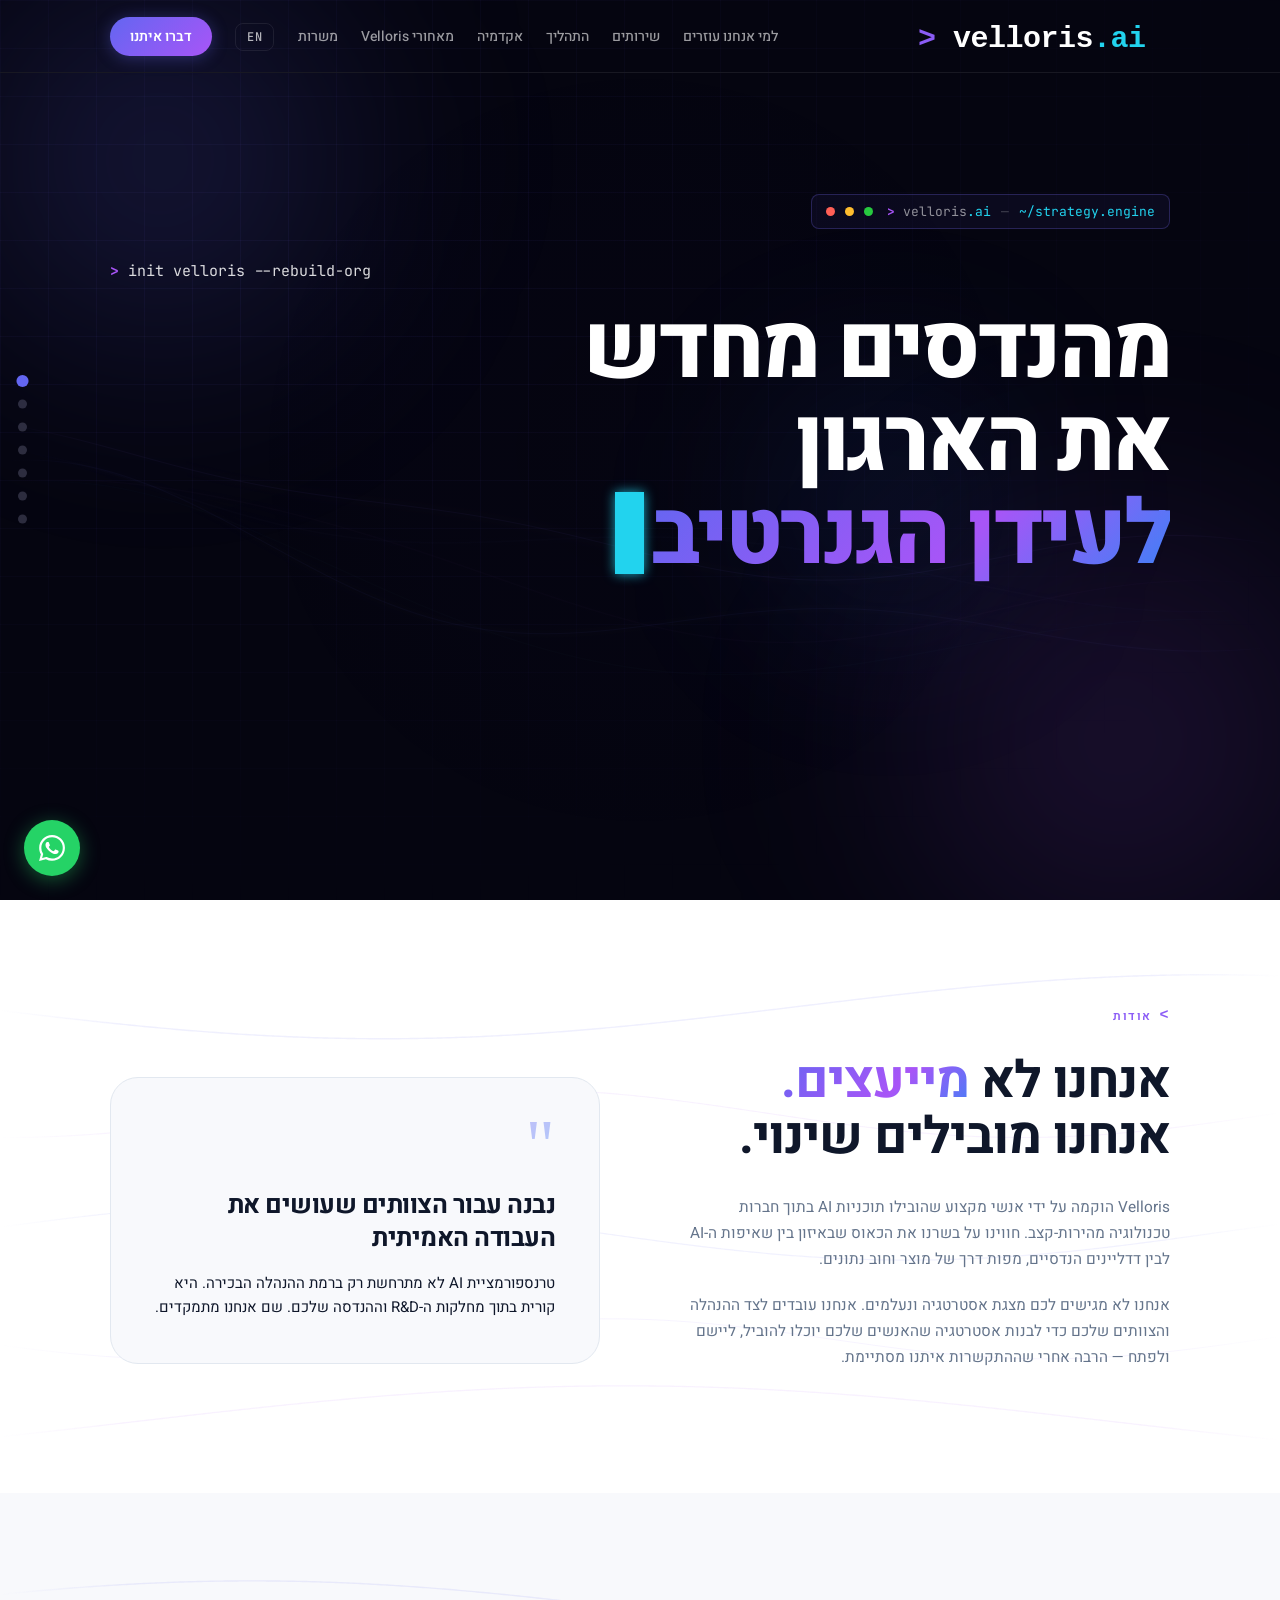
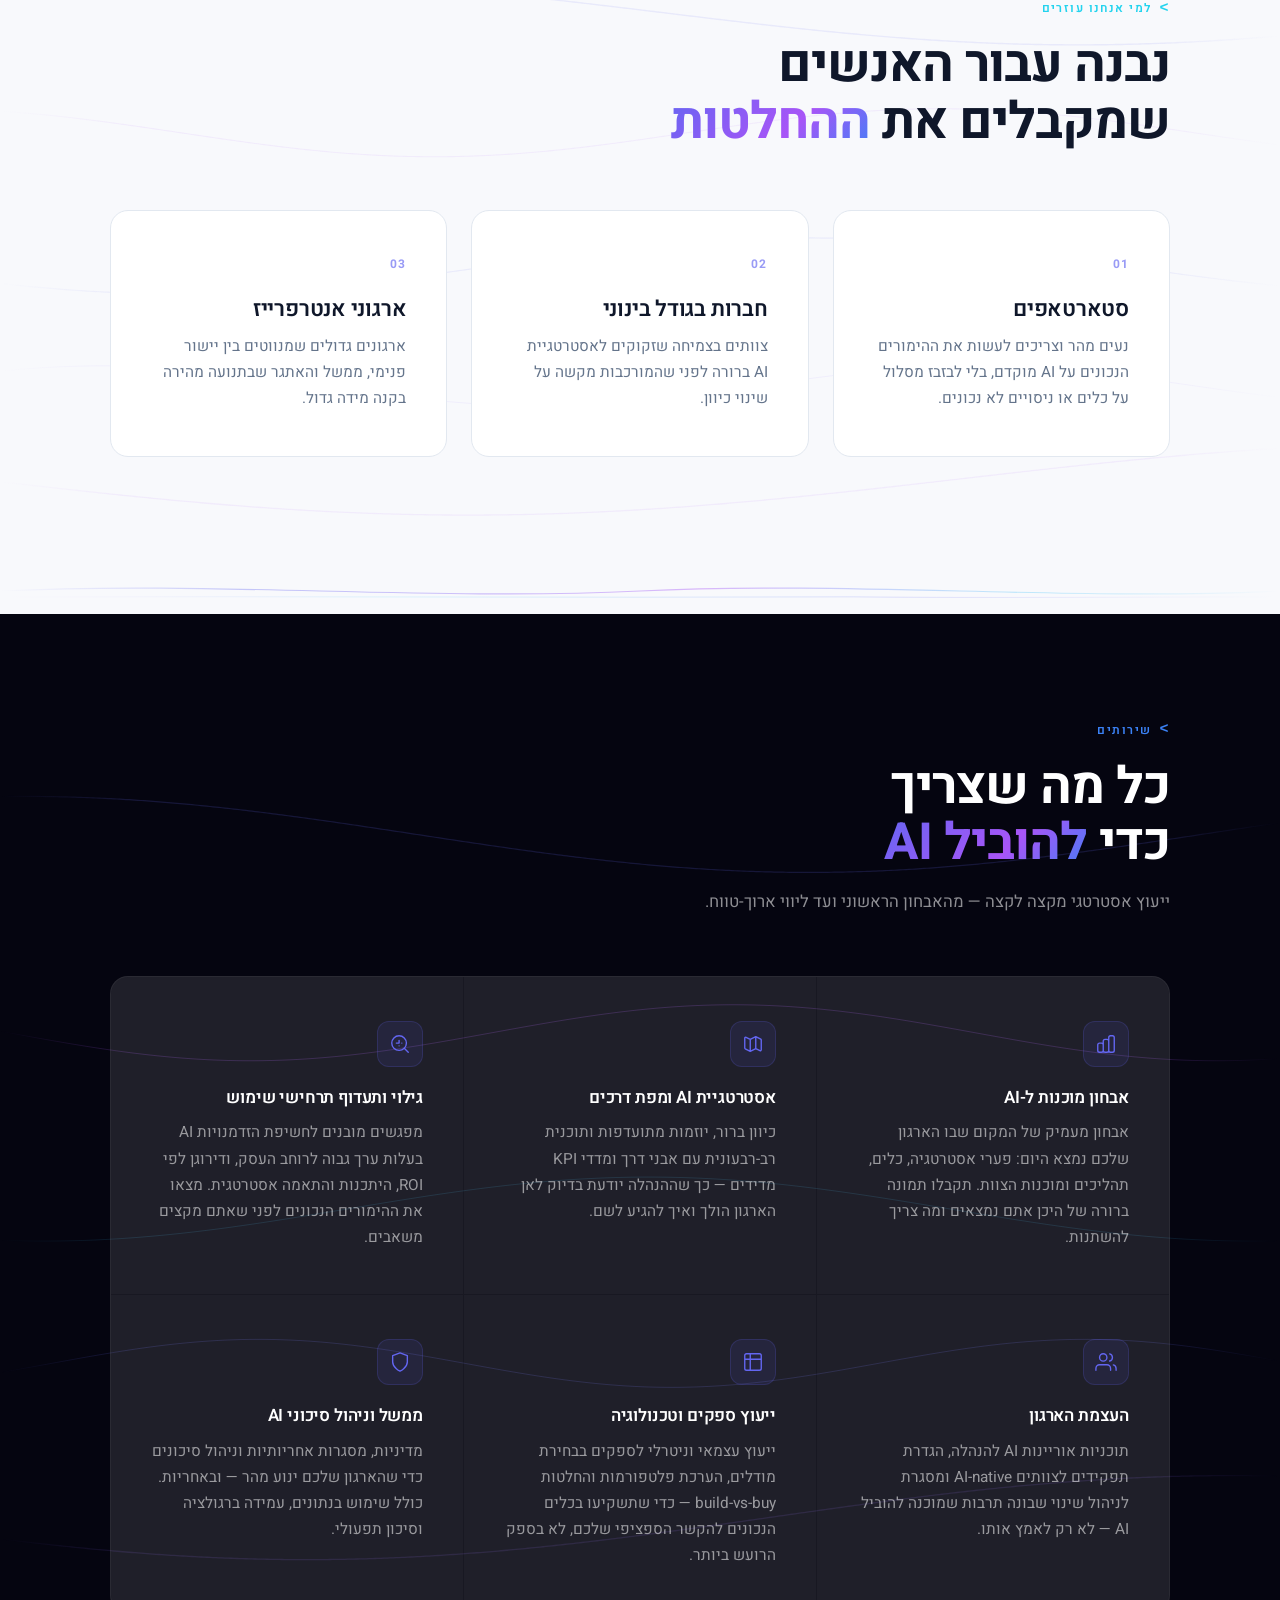
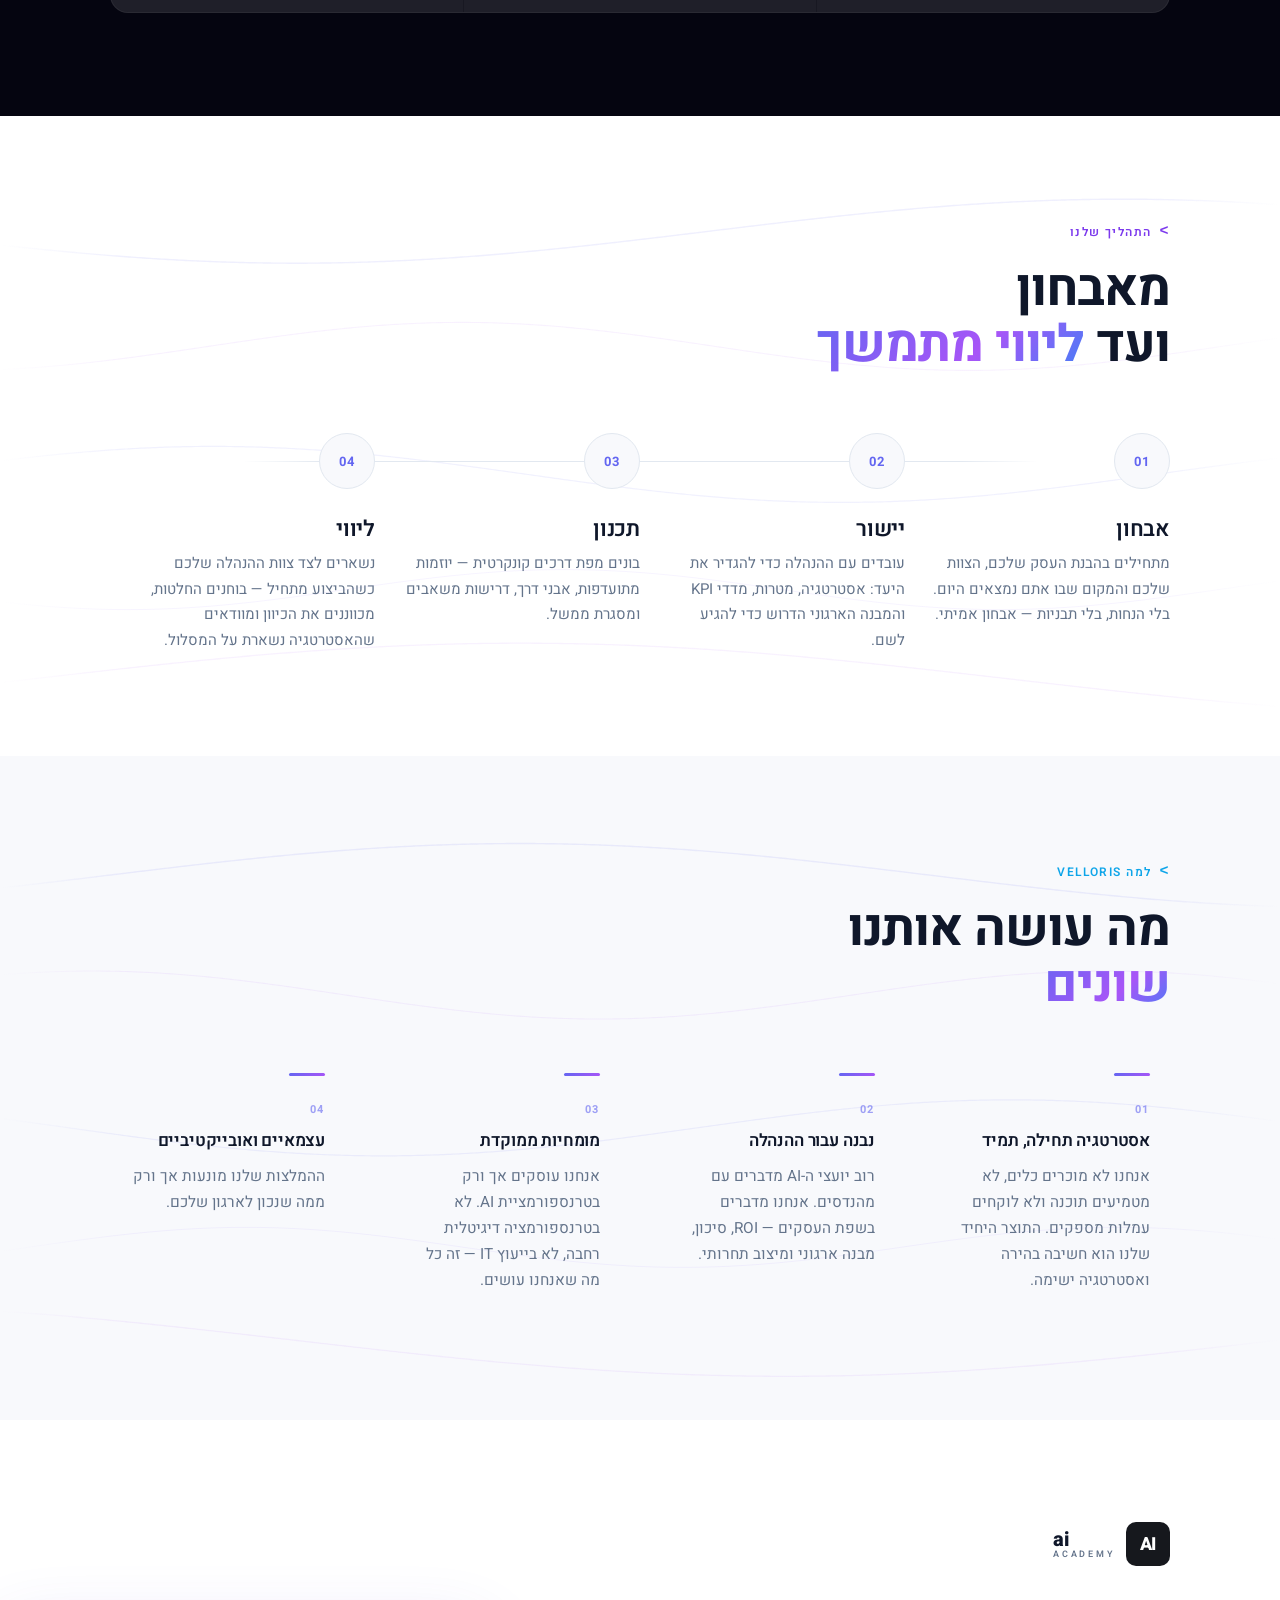
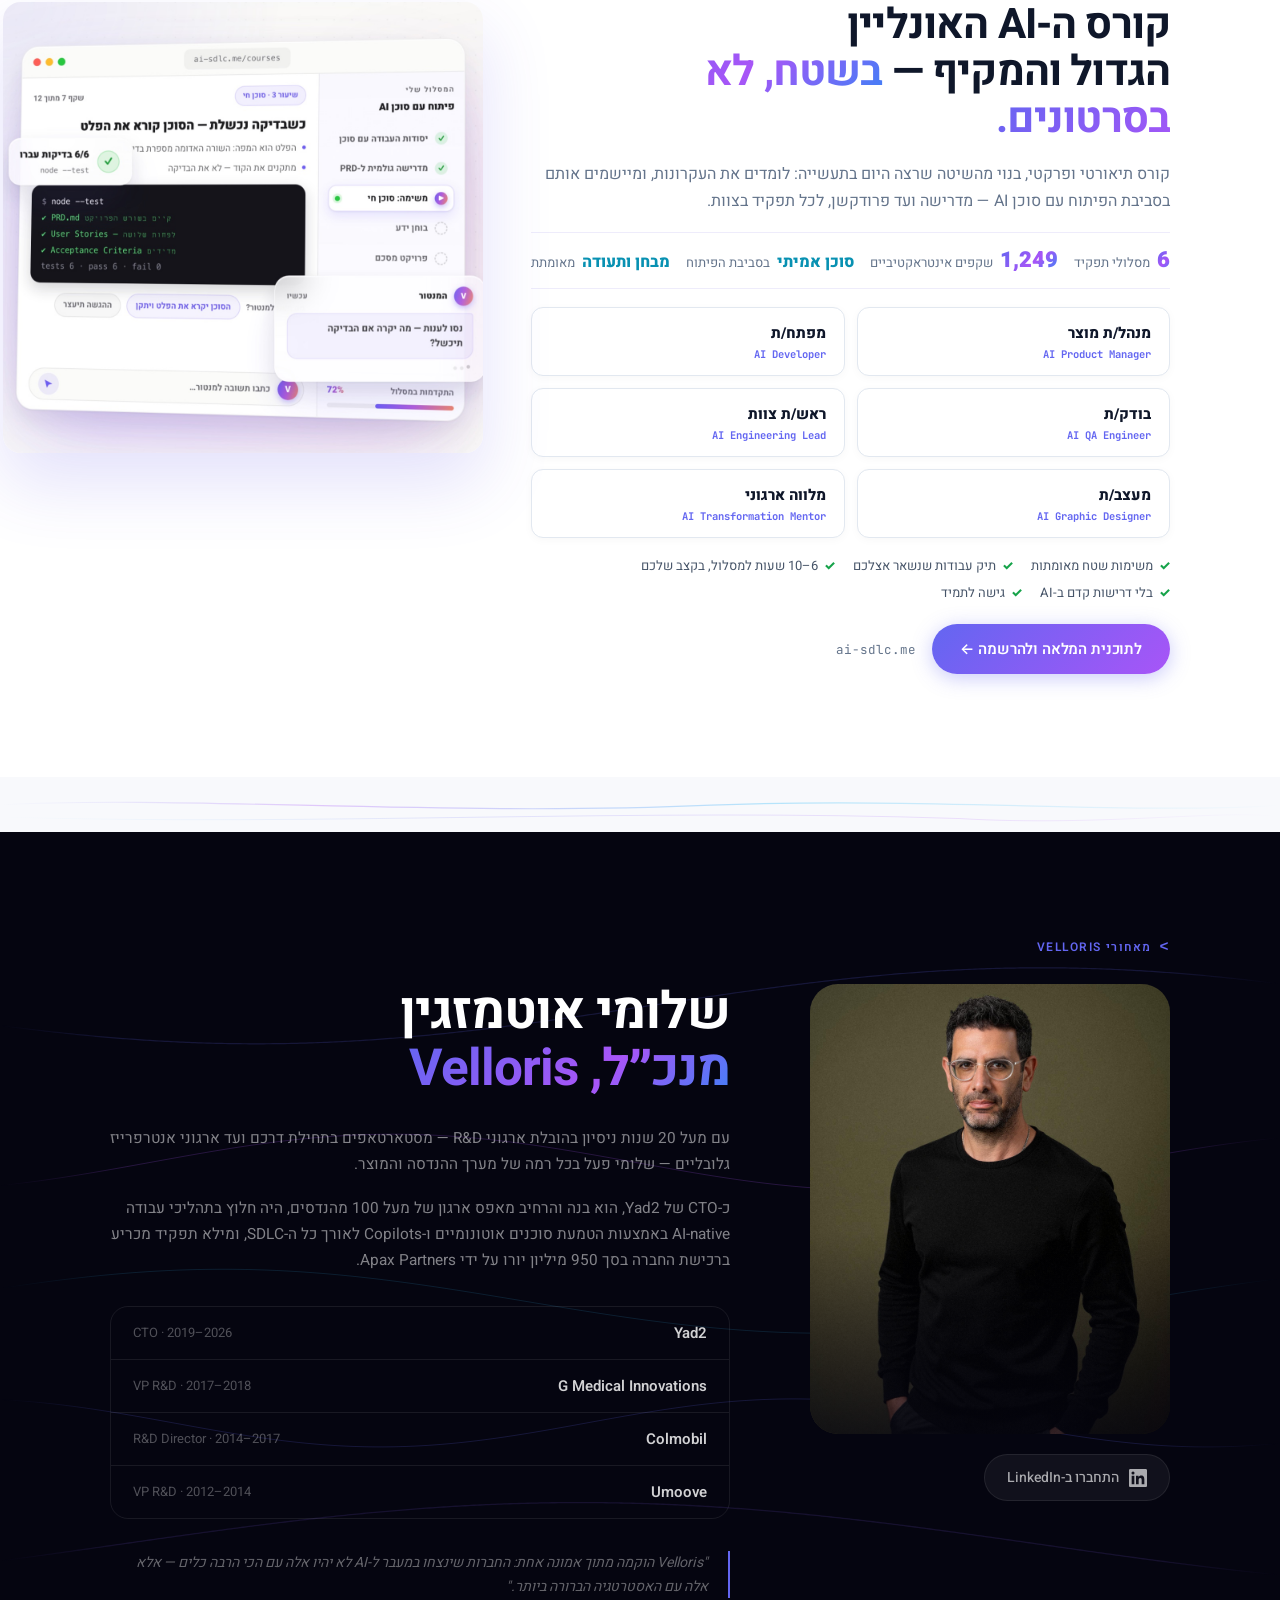
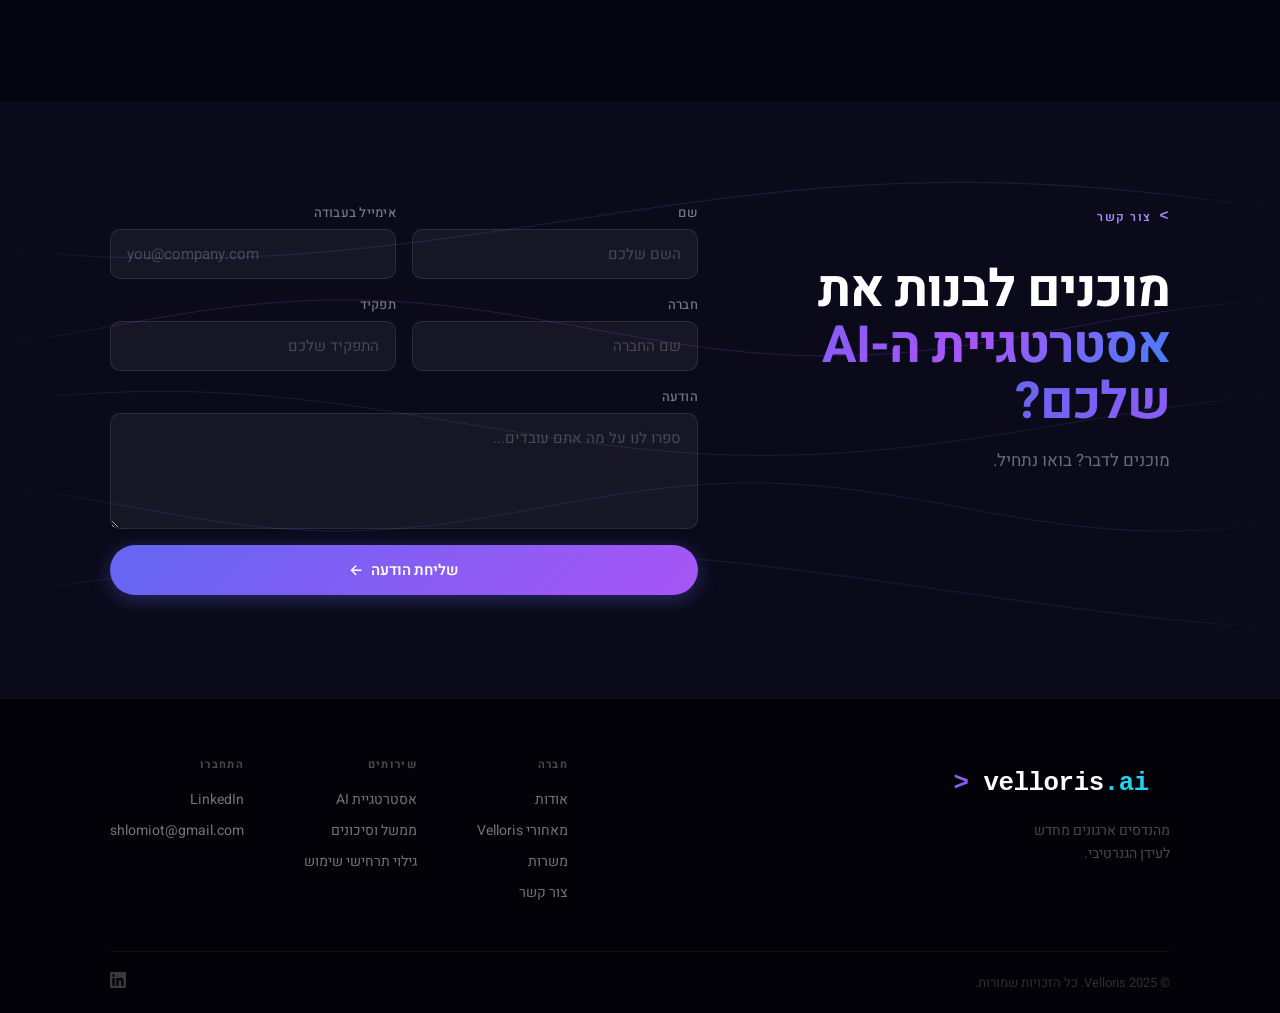
<file: index.he.html>
<!DOCTYPE html>
<html lang="he" dir="rtl">
<head>
  <meta charset="UTF-8" />
  <meta name="viewport" content="width=device-width, initial-scale=1.0" />
  <title>Velloris — אסטרטגיית AI וטרנספורמציה</title>
  <meta name="description" content="Velloris מסייעת לצוותי הנהלה לבנות את האסטרטגיה והבהירות הנדרשות כדי להוביל את המעבר ל-AI. ייעוץ אסטרטגי תחילה עבור הנהלה בכירה ומחלקות R&D." />
  <link rel="alternate" hreflang="en" href="https://velloris.ai/" />
  <link rel="alternate" hreflang="he" href="https://velloris.ai/index.he.html" />
  <link rel="alternate" hreflang="x-default" href="https://velloris.ai/" />
  <link rel="preconnect" href="https://fonts.googleapis.com" />
  <link rel="preconnect" href="https://fonts.gstatic.com" crossorigin />
  <link href="https://fonts.googleapis.com/css2?family=Inter:ital,opsz,wght@0,14..32,300;0,14..32,400;0,14..32,500;0,14..32,600;0,14..32,700;0,14..32,800;0,14..32,900&family=JetBrains+Mono:wght@400;500;700&display=swap" rel="stylesheet" />
  <link href="https://fonts.googleapis.com/css2?family=Heebo:wght@300;400;500;600;700;800;900&display=swap" rel="stylesheet" />
  <link rel="icon" type="image/svg+xml" href="favicon.svg" />
  <link rel="stylesheet" href="styles.css" />
  <link rel="stylesheet" href="rtl.css" />
</head>
<body>

  <!-- Scroll Progress -->
  <div class="scroll-bar" id="scrollBar"></div>

  <!-- NAV -->
  <nav class="nav" id="nav">
    <div class="nav-inner">
      <a href="#" class="nav-logo">
        <svg width="256" height="50" viewBox="0 0 256 50" fill="none" xmlns="http://www.w3.org/2000/svg">
          <text font-family="'Courier New', Courier, monospace" font-size="30" font-weight="700">
            <tspan x="4" y="36" fill="#8B5CF6">&gt; </tspan><tspan fill="#FFFFFF">velloris</tspan><tspan fill="#22D3EE">.ai</tspan>
          </text>
        </svg>
      </a>

      <ul class="nav-links" id="navLinks">
        <li><a href="#serve" class="nav-link">למי אנחנו עוזרים</a></li>
        <li><a href="#services" class="nav-link">שירותים</a></li>
        <li><a href="#process" class="nav-link">התהליך</a></li>
        <li><a href="#academy" class="nav-link">אקדמיה</a></li>
        <li><a href="#team" class="nav-link">מאחורי Velloris</a></li>
        <li><a href="careers/index.he.html" class="nav-link">משרות</a></li>
        <li><a href="index.html" class="nav-link nav-lang" dir="ltr">EN</a></li>
        <li><a href="#contact" class="nav-link nav-cta">דברו איתנו</a></li>
      </ul>

      <button class="hamburger" id="hamburger" aria-label="פתיחת תפריט">
        <span></span><span></span><span></span>
      </button>
    </div>

    <div class="mobile-menu" id="mobileMenu">
      <ul>
        <li><a href="#serve" class="mobile-link">למי אנחנו עוזרים</a></li>
        <li><a href="#services" class="mobile-link">שירותים</a></li>
        <li><a href="#process" class="mobile-link">התהליך</a></li>
        <li><a href="#academy" class="mobile-link">אקדמיה</a></li>
        <li><a href="#team" class="mobile-link">מאחורי Velloris</a></li>
        <li><a href="careers/index.he.html" class="mobile-link">משרות</a></li>
        <li><a href="index.html" class="mobile-link" dir="ltr">EN</a></li>
        <li><a href="#contact" class="mobile-link mobile-link--cta">דברו איתנו</a></li>
      </ul>
    </div>
  </nav>

  <!-- ===== HERO ===== -->
  <section class="hero" id="hero">

    <canvas id="heroCanvas"></canvas>

    <div class="hero-grid" aria-hidden="true"></div>

    <div class="hero-orb hero-orb-1"></div>
    <div class="hero-orb hero-orb-2"></div>
    <div class="hero-orb hero-orb-3"></div>

    <div class="hero-content">
      <div class="term-bar" id="termBar" dir="ltr">
        <span class="term-dot term-dot--r"></span>
        <span class="term-dot term-dot--y"></span>
        <span class="term-dot term-dot--g"></span>
        <span class="term-id"><span class="term-chev">&gt;</span> velloris<span class="term-ai">.ai</span></span>
        <span class="term-sep">—</span>
        <span class="term-path">~/strategy.engine</span>
      </div>

      <div class="cmd-line" id="cmdLine" dir="ltr"><span class="cmd-chev">&gt;</span> <span class="cmd-text">init velloris --rebuild-org</span></div>

      <h1 class="hero-heading" id="heroHeading">
        <span class="hl-line" id="hlLine1">מהנדסים מחדש</span>
        <span class="hl-line" id="hlLine2">את הארגון</span>
        <span class="hl-line grad-text" id="hlLine3">לעידן הגנרטיבי.</span><span class="hl-cursor" id="hlCursor"></span>
      </h1>

      <p class="hero-sub" id="heroSub">אסטרטגיה, מבנה ובהירות שיובילו את הארגון שלכם דרך עידן ה-AI.</p>

      <div class="hero-ctas" id="heroCtas">
        <a href="#contact" class="btn btn-primary btn-mono">לתיאום שיחת היכרות <span class="btn-arrow">&larr;</span></a>
        <a href="#services" class="btn btn-outline btn-mono">לשירותים שלנו</a>
      </div>
    </div>

  </section>

  <!-- ===== ABOUT ===== -->
  <section class="about section" id="about">
    <canvas class="section-wave"></canvas>
    <div class="container">
      <div class="section-label reveal" style="--label-color:#8B5CF6">אודות</div>
      <div class="about-grid">
        <div class="about-left">
          <h2 class="reveal-text">אנחנו לא <span class="grad-text">מייעצים.</span><br/>אנחנו מובילים שינוי.</h2>
          <p class="reveal">Velloris הוקמה על ידי אנשי מקצוע שהובילו תוכניות AI בתוך חברות טכנולוגיה מהירות-קצב. חווינו על בשרנו את הכאוס שבאיזון בין שאיפות ה-AI לבין דדליינים הנדסיים, מפות דרך של מוצר וחוב נתונים.</p>
          <p class="reveal">אנחנו לא מגישים לכם מצגת אסטרטגיה ונעלמים. אנחנו עובדים לצד ההנהלה והצוותים שלכם כדי לבנות אסטרטגיה שהאנשים שלכם יוכלו להוביל, ליישם ולפתח — הרבה אחרי שההתקשרות איתנו מסתיימת.</p>
        </div>
        <div class="about-right reveal">
          <div class="about-quote-block">
            <div class="about-quote-mark">"</div>
            <p class="about-quote-text">נבנה עבור הצוותים שעושים את העבודה האמיתית</p>
            <span class="about-quote-sub">טרנספורמציית AI לא מתרחשת רק ברמת ההנהלה הבכירה. היא קורית בתוך מחלקות ה-R&D וההנדסה שלכם. שם אנחנו מתמקדים.</span>
          </div>
        </div>
      </div>
    </div>
  </section>

  <!-- ===== WHO WE SERVE ===== -->
  <section class="serve section" id="serve">
    <canvas class="section-wave"></canvas>
    <div class="container">
      <div class="section-label reveal" style="--label-color:#22D3EE">למי אנחנו עוזרים</div>
      <h2 class="section-heading reveal-text">נבנה עבור האנשים<br/>שמקבלים את <span class="grad-text">ההחלטות</span></h2>
      <div class="serve-grid">
        <div class="serve-card reveal-up">
          <div class="serve-num">01</div>
          <h3>סטארטאפים</h3>
          <p>נעים מהר וצריכים לעשות את ההימורים הנכונים על AI מוקדם, בלי לבזבז מסלול על כלים או ניסויים לא נכונים.</p>
          <div class="serve-line"></div>
        </div>
        <div class="serve-card reveal-up" style="--delay:0.12s">
          <div class="serve-num">02</div>
          <h3>חברות בגודל בינוני</h3>
          <p>צוותים בצמיחה שזקוקים לאסטרטגיית AI ברורה לפני שהמורכבות מקשה על שינוי כיוון.</p>
          <div class="serve-line"></div>
        </div>
        <div class="serve-card reveal-up" style="--delay:0.24s">
          <div class="serve-num">03</div>
          <h3>ארגוני אנטרפרייז</h3>
          <p>ארגונים גדולים שמנווטים בין יישור פנימי, ממשל והאתגר שבתנועה מהירה בקנה מידה גדול.</p>
          <div class="serve-line"></div>
        </div>
      </div>

      <!-- MOBILE ONLY: stacked tap cards -->
      <div class="serve-mobile-tabs">
        <div class="sstack-cards" id="sstack">
          <div class="sstack-card sstack-front" onclick="advanceSstack()">
            <div class="sstack-top">
              <div class="sstack-num">01</div>
              <div class="sstack-badge">סטארטאפים</div>
            </div>
            <div>
              <h3>סטארטאפים</h3>
              <p>נעים מהר וצריכים לעשות את ההימורים הנכונים על AI מוקדם, בלי לבזבז מסלול על כלים או ניסויים לא נכונים.</p>
            </div>
          </div>
          <div class="sstack-card sstack-mid">
            <div class="sstack-top">
              <div class="sstack-num">02</div>
              <div class="sstack-badge sstack-badge--cyan">בינוני</div>
            </div>
            <div>
              <h3>חברות בגודל בינוני</h3>
              <p>צוותים בצמיחה שזקוקים לאסטרטגיית AI ברורה לפני שהמורכבות מקשה על שינוי כיוון.</p>
            </div>
          </div>
          <div class="sstack-card sstack-back">
            <div class="sstack-top">
              <div class="sstack-num">03</div>
              <div class="sstack-badge sstack-badge--blue">אנטרפרייז</div>
            </div>
            <div>
              <h3>ארגוני אנטרפרייז</h3>
              <p>ארגונים גדולים שמנווטים בין יישור פנימי, ממשל והאתגר שבתנועה מהירה בקנה מידה גדול.</p>
            </div>
          </div>
        </div>
        <div class="sstack-hint">הקישו כדי להמשיך</div>
        <div class="sstack-dots">
          <div class="sstack-dot active" id="ssdot0"></div>
          <div class="sstack-dot" id="ssdot1"></div>
          <div class="sstack-dot" id="ssdot2"></div>
        </div>
      </div>
    </div>
  </section>

  <!-- wave divider: light → dark -->
  <div class="wave-sep wave-sep--to-dark" aria-hidden="true">
    <svg viewBox="0 0 1440 56" preserveAspectRatio="none" xmlns="http://www.w3.org/2000/svg">
      <defs>
        <linearGradient id="sepg1" x1="0%" y1="0%" x2="100%" y2="0%">
          <stop offset="0%"   stop-color="#6366f1" stop-opacity="0"/>
          <stop offset="20%"  stop-color="#6366f1" stop-opacity="0.35"/>
          <stop offset="55%"  stop-color="#a855f7" stop-opacity="0.4"/>
          <stop offset="80%"  stop-color="#38bdf8" stop-opacity="0.3"/>
          <stop offset="100%" stop-color="#38bdf8" stop-opacity="0"/>
        </linearGradient>
        <linearGradient id="sepg2" x1="0%" y1="0%" x2="100%" y2="0%">
          <stop offset="0%"   stop-color="#a855f7" stop-opacity="0"/>
          <stop offset="30%"  stop-color="#38bdf8" stop-opacity="0.2"/>
          <stop offset="70%"  stop-color="#6366f1" stop-opacity="0.25"/>
          <stop offset="100%" stop-color="#6366f1" stop-opacity="0"/>
        </linearGradient>
      </defs>
      <path fill="none" stroke="url(#sepg1)" stroke-width="1.2">
        <animate attributeName="d" dur="9s" repeatCount="indefinite" calcMode="spline" keySplines="0.45 0 0.55 1;0.45 0 0.55 1"
          values="M0,32 C240,20 480,44 720,32 C960,20 1200,44 1440,32;M0,32 C240,44 480,20 720,32 C960,44 1200,20 1440,32;M0,32 C240,20 480,44 720,32 C960,20 1200,44 1440,32"/>
      </path>
      <path fill="none" stroke="url(#sepg2)" stroke-width="0.8">
        <animate attributeName="d" dur="13s" repeatCount="indefinite" calcMode="spline" keySplines="0.45 0 0.55 1;0.45 0 0.55 1"
          values="M0,38 C320,26 640,50 960,36 C1120,30 1320,46 1440,38;M0,38 C320,50 640,26 960,40 C1120,50 1320,28 1440,38;M0,38 C320,26 640,50 960,36 C1120,30 1320,46 1440,38"/>
      </path>
    </svg>
  </div>

  <!-- ===== SERVICES ===== -->
  <section class="services section dark-section" id="services">
    <canvas class="section-wave"></canvas>
    <div class="container">
      <div class="section-label reveal" style="--label-color:#3B82F6">שירותים</div>
      <h2 class="section-heading reveal-text">כל מה שצריך<br/>כדי <span class="grad-text">להוביל AI</span></h2>
      <p class="section-sub reveal">ייעוץ אסטרטגי מקצה לקצה — מהאבחון הראשוני ועד ליווי ארוך-טווח.</p>
      <div class="svc-grid">

        <div class="svc-card reveal-up">
          <div class="svc-icon">
            <svg width="22" height="22" viewBox="0 0 24 24" fill="none"><path d="M9 19v-6a2 2 0 00-2-2H5a2 2 0 00-2 2v6a2 2 0 002 2h2a2 2 0 002-2zm0 0V9a2 2 0 012-2h2a2 2 0 012 2v10m-6 0a2 2 0 002 2h2a2 2 0 002-2m0 0V5a2 2 0 012-2h2a2 2 0 012 2v14a2 2 0 01-2 2h-2a2 2 0 01-2-2z" stroke="currentColor" stroke-width="1.5" stroke-linecap="round" stroke-linejoin="round"/></svg>
          </div>
          <h3>אבחון מוכנות ל-AI</h3>
          <p>אבחון מעמיק של המקום שבו הארגון שלכם נמצא היום: פערי אסטרטגיה, כלים, תהליכים ומוכנות הצוות. תקבלו תמונה ברורה של היכן אתם נמצאים ומה צריך להשתנות.</p>
        </div>

        <div class="svc-card reveal-up" style="--delay:0.06s">
          <div class="svc-icon">
            <svg width="22" height="22" viewBox="0 0 24 24" fill="none"><path d="M9 20l-5.447-2.724A1 1 0 013 16.382V5.618a1 1 0 011.447-.894L9 7m0 13l6-3m-6 3V7m6 10l4.553 2.276A1 1 0 0021 18.382V7.618a1 1 0 00-.553-.894L15 4m0 13V4m0 0L9 7" stroke="currentColor" stroke-width="1.5" stroke-linecap="round" stroke-linejoin="round"/></svg>
          </div>
          <h3>אסטרטגיית AI ומפת דרכים</h3>
          <p>כיוון ברור, יוזמות מתועדפות ותוכנית רב-רבעונית עם אבני דרך ומדדי KPI מדידים — כך שההנהלה יודעת בדיוק לאן הארגון הולך ואיך להגיע לשם.</p>
        </div>

        <div class="svc-card reveal-up" style="--delay:0.12s">
          <div class="svc-icon">
            <svg width="22" height="22" viewBox="0 0 24 24" fill="none"><circle cx="11" cy="11" r="8" stroke="currentColor" stroke-width="1.5"/><path d="M21 21l-4.35-4.35" stroke="currentColor" stroke-width="1.5" stroke-linecap="round"/><path d="M11 8v3m0 3v.01M8 11h3m3 0h.01" stroke="currentColor" stroke-width="1.5" stroke-linecap="round"/></svg>
          </div>
          <h3>גילוי ותעדוף תרחישי שימוש</h3>
          <p>מפגשים מובנים לחשיפת הזדמנויות AI בעלות ערך גבוה לרוחב העסק, ודירוגן לפי ROI, היתכנות והתאמה אסטרטגית. מצאו את ההימורים הנכונים לפני שאתם מקצים משאבים.</p>
        </div>

        <div class="svc-card reveal-up" style="--delay:0.18s">
          <div class="svc-icon">
            <svg width="22" height="22" viewBox="0 0 24 24" fill="none"><path d="M17 21v-2a4 4 0 00-4-4H5a4 4 0 00-4 4v2" stroke="currentColor" stroke-width="1.5" stroke-linecap="round"/><circle cx="9" cy="7" r="4" stroke="currentColor" stroke-width="1.5"/><path d="M23 21v-2a4 4 0 00-3-3.87M16 3.13a4 4 0 010 7.75" stroke="currentColor" stroke-width="1.5" stroke-linecap="round"/></svg>
          </div>
          <h3>העצמת הארגון</h3>
          <p>תוכניות אוריינות AI להנהלה, הגדרת תפקידים לצוותים AI-native ומסגרת לניהול שינוי שבונה תרבות שמוכנה להוביל AI — לא רק לאמץ אותו.</p>
        </div>

        <div class="svc-card reveal-up" style="--delay:0.24s">
          <div class="svc-icon">
            <svg width="22" height="22" viewBox="0 0 24 24" fill="none"><path d="M9 3H5a2 2 0 00-2 2v4m6-6h10a2 2 0 012 2v4M9 3v18m0 0h10a2 2 0 002-2V9M9 21H5a2 2 0 01-2-2V9m0 0h18" stroke="currentColor" stroke-width="1.5" stroke-linecap="round" stroke-linejoin="round"/></svg>
          </div>
          <h3>ייעוץ ספקים וטכנולוגיה</h3>
          <p>ייעוץ עצמאי וניטרלי לספקים בבחירת מודלים, הערכת פלטפורמות והחלטות build-vs-buy — כדי שתשקיעו בכלים הנכונים להקשר הספציפי שלכם, לא בספק הרועש ביותר.</p>
        </div>

        <div class="svc-card reveal-up" style="--delay:0.30s">
          <div class="svc-icon">
            <svg width="22" height="22" viewBox="0 0 24 24" fill="none"><path d="M12 22s8-4 8-10V5l-8-3-8 3v7c0 6 8 10 8 10z" stroke="currentColor" stroke-width="1.5" stroke-linecap="round" stroke-linejoin="round"/></svg>
          </div>
          <h3>ממשל וניהול סיכוני AI</h3>
          <p>מדיניות, מסגרות אחריותיות וניהול סיכונים כדי שהארגון שלכם ינוע מהר — ובאחריות. כולל שימוש בנתונים, עמידה ברגולציה וסיכון תפעולי.</p>
        </div>

      </div>

      <!-- MOBILE ONLY: accordion -->
      <div class="svc-mobile-acc">
        <div class="macc-item" onclick="macc(this)">
          <button class="macc-trigger">
            <div class="macc-icon"><svg width="18" height="18" viewBox="0 0 24 24" fill="none"><path d="M9 19v-6a2 2 0 00-2-2H5a2 2 0 00-2 2v6a2 2 0 002 2h2a2 2 0 002-2zm0 0V9a2 2 0 012-2h2a2 2 0 012 2v10m-6 0a2 2 0 002 2h2a2 2 0 002-2m0 0V5a2 2 0 012-2h2a2 2 0 012 2v14a2 2 0 01-2 2h-2a2 2 0 01-2-2z" stroke="currentColor" stroke-width="1.5" stroke-linecap="round" stroke-linejoin="round"/></svg></div>
            <h3>אבחון מוכנות ל-AI</h3>
            <svg class="macc-chev" viewBox="0 0 24 24" fill="none"><path d="M6 9l6 6 6-6" stroke="currentColor" stroke-width="2" stroke-linecap="round" stroke-linejoin="round"/></svg>
          </button>
          <div class="macc-body"><p>אבחון מעמיק של המקום שבו הארגון שלכם נמצא היום: פערי אסטרטגיה, כלים, תהליכים ומוכנות הצוות. תקבלו תמונה ברורה של היכן אתם נמצאים ומה צריך להשתנות.</p></div>
        </div>
        <div class="macc-item" onclick="macc(this)">
          <button class="macc-trigger">
            <div class="macc-icon"><svg width="18" height="18" viewBox="0 0 24 24" fill="none"><path d="M9 20l-5.447-2.724A1 1 0 013 16.382V5.618a1 1 0 011.447-.894L9 7m0 13l6-3m-6 3V7m6 10l4.553 2.276A1 1 0 0021 18.382V7.618a1 1 0 00-.553-.894L15 4m0 13V4m0 0L9 7" stroke="currentColor" stroke-width="1.5" stroke-linecap="round" stroke-linejoin="round"/></svg></div>
            <h3>אסטרטגיית AI ומפת דרכים</h3>
            <svg class="macc-chev" viewBox="0 0 24 24" fill="none"><path d="M6 9l6 6 6-6" stroke="currentColor" stroke-width="2" stroke-linecap="round" stroke-linejoin="round"/></svg>
          </button>
          <div class="macc-body"><p>כיוון ברור, יוזמות מתועדפות ותוכנית רב-רבעונית עם אבני דרך ומדדי KPI מדידים — כך שההנהלה יודעת בדיוק לאן הארגון הולך ואיך להגיע לשם.</p></div>
        </div>
        <div class="macc-item" onclick="macc(this)">
          <button class="macc-trigger">
            <div class="macc-icon"><svg width="18" height="18" viewBox="0 0 24 24" fill="none"><circle cx="11" cy="11" r="8" stroke="currentColor" stroke-width="1.5"/><path d="M21 21l-4.35-4.35" stroke="currentColor" stroke-width="1.5" stroke-linecap="round"/><path d="M11 8v3m0 3v.01M8 11h3m3 0h.01" stroke="currentColor" stroke-width="1.5" stroke-linecap="round"/></svg></div>
            <h3>גילוי ותעדוף תרחישי שימוש</h3>
            <svg class="macc-chev" viewBox="0 0 24 24" fill="none"><path d="M6 9l6 6 6-6" stroke="currentColor" stroke-width="2" stroke-linecap="round" stroke-linejoin="round"/></svg>
          </button>
          <div class="macc-body"><p>מפגשים מובנים לחשיפת הזדמנויות AI בעלות ערך גבוה לרוחב העסק, ודירוגן לפי ROI, היתכנות והתאמה אסטרטגית. מצאו את ההימורים הנכונים לפני שאתם מקצים משאבים.</p></div>
        </div>
        <div class="macc-item" onclick="macc(this)">
          <button class="macc-trigger">
            <div class="macc-icon"><svg width="18" height="18" viewBox="0 0 24 24" fill="none"><path d="M17 21v-2a4 4 0 00-4-4H5a4 4 0 00-4 4v2" stroke="currentColor" stroke-width="1.5" stroke-linecap="round"/><circle cx="9" cy="7" r="4" stroke="currentColor" stroke-width="1.5"/><path d="M23 21v-2a4 4 0 00-3-3.87M16 3.13a4 4 0 010 7.75" stroke="currentColor" stroke-width="1.5" stroke-linecap="round"/></svg></div>
            <h3>העצמת הארגון</h3>
            <svg class="macc-chev" viewBox="0 0 24 24" fill="none"><path d="M6 9l6 6 6-6" stroke="currentColor" stroke-width="2" stroke-linecap="round" stroke-linejoin="round"/></svg>
          </button>
          <div class="macc-body"><p>תוכניות אוריינות AI להנהלה, הגדרת תפקידים לצוותים AI-native ומסגרת לניהול שינוי שבונה תרבות שמוכנה להוביל AI — לא רק לאמץ אותו.</p></div>
        </div>
        <div class="macc-item" onclick="macc(this)">
          <button class="macc-trigger">
            <div class="macc-icon"><svg width="18" height="18" viewBox="0 0 24 24" fill="none"><path d="M9 3H5a2 2 0 00-2 2v4m6-6h10a2 2 0 012 2v4M9 3v18m0 0h10a2 2 0 002-2V9M9 21H5a2 2 0 01-2-2V9m0 0h18" stroke="currentColor" stroke-width="1.5" stroke-linecap="round" stroke-linejoin="round"/></svg></div>
            <h3>ייעוץ ספקים וטכנולוגיה</h3>
            <svg class="macc-chev" viewBox="0 0 24 24" fill="none"><path d="M6 9l6 6 6-6" stroke="currentColor" stroke-width="2" stroke-linecap="round" stroke-linejoin="round"/></svg>
          </button>
          <div class="macc-body"><p>ייעוץ עצמאי וניטרלי לספקים בבחירת מודלים, הערכת פלטפורמות והחלטות build-vs-buy — כדי שתשקיעו בכלים הנכונים להקשר הספציפי שלכם, לא בספק הרועש ביותר.</p></div>
        </div>
        <div class="macc-item" onclick="macc(this)">
          <button class="macc-trigger">
            <div class="macc-icon"><svg width="18" height="18" viewBox="0 0 24 24" fill="none"><path d="M12 22s8-4 8-10V5l-8-3-8 3v7c0 6 8 10 8 10z" stroke="currentColor" stroke-width="1.5" stroke-linecap="round" stroke-linejoin="round"/></svg></div>
            <h3>ממשל וניהול סיכוני AI</h3>
            <svg class="macc-chev" viewBox="0 0 24 24" fill="none"><path d="M6 9l6 6 6-6" stroke="currentColor" stroke-width="2" stroke-linecap="round" stroke-linejoin="round"/></svg>
          </button>
          <div class="macc-body"><p>מדיניות, מסגרות אחריותיות וניהול סיכונים כדי שהארגון שלכם ינוע מהר — ובאחריות. כולל שימוש בנתונים, עמידה ברגולציה וסיכון תפעולי.</p></div>
        </div>
      </div>

    </div>
  </section>

  <!-- ===== PROCESS ===== -->
  <section class="process section" id="process">
    <canvas class="section-wave"></canvas>
    <div class="container">
      <div class="section-label reveal" style="--label-color:#7C3AED">התהליך שלנו</div>
      <h2 class="section-heading reveal-text">מאבחון<br/>ועד <span class="grad-text">ליווי מתמשך</span></h2>
      <div class="process-track">
        <div class="process-step reveal-up">
          <div class="step-num">01</div>
          <div class="step-body">
            <h3>אבחון</h3>
            <p>מתחילים בהבנת העסק שלכם, הצוות שלכם והמקום שבו אתם נמצאים היום. בלי הנחות, בלי תבניות — אבחון אמיתי.</p>
          </div>
        </div>
        <div class="process-step reveal-up" style="--delay:0.1s">
          <div class="step-num">02</div>
          <div class="step-body">
            <h3>יישור</h3>
            <p>עובדים עם ההנהלה כדי להגדיר את היעד: אסטרטגיה, מטרות, מדדי KPI והמבנה הארגוני הדרוש כדי להגיע לשם.</p>
          </div>
        </div>
        <div class="process-step reveal-up" style="--delay:0.2s">
          <div class="step-num">03</div>
          <div class="step-body">
            <h3>תכנון</h3>
            <p>בונים מפת דרכים קונקרטית — יוזמות מתועדפות, אבני דרך, דרישות משאבים ומסגרת ממשל.</p>
          </div>
        </div>
        <div class="process-step reveal-up" style="--delay:0.3s">
          <div class="step-num">04</div>
          <div class="step-body">
            <h3>ליווי</h3>
            <p>נשארים לצד צוות ההנהלה שלכם כשהביצוע מתחיל — בוחנים החלטות, מכווננים את הכיוון ומוודאים שהאסטרטגיה נשארת על המסלול.</p>
          </div>
        </div>
      </div>
    </div>
  </section>

  <!-- ===== WHY VELLORIS ===== -->
  <section class="why section" id="why">
    <canvas class="section-wave"></canvas>
    <div class="container">
      <div class="section-label reveal" style="--label-color:#0EA5E9">למה Velloris</div>
      <h2 class="section-heading reveal-text">מה עושה אותנו<br/><span class="grad-text">שונים</span></h2>
      <div class="why-grid">
        <div class="why-item reveal-up">
          <div class="why-num">01</div>
          <h3>אסטרטגיה תחילה, תמיד</h3>
          <p>אנחנו לא מוכרים כלים, לא מטמיעים תוכנה ולא לוקחים עמלות מספקים. התוצר היחיד שלנו הוא חשיבה בהירה ואסטרטגיה ישימה.</p>
        </div>
        <div class="why-item reveal-up" style="--delay:0.1s">
          <div class="why-num">02</div>
          <h3>נבנה עבור ההנהלה</h3>
          <p>רוב יועצי ה-AI מדברים עם מהנדסים. אנחנו מדברים בשפת העסקים — ROI, סיכון, מבנה ארגוני ומיצוב תחרותי.</p>
        </div>
        <div class="why-item reveal-up" style="--delay:0.15s">
          <div class="why-num">03</div>
          <h3>מומחיות ממוקדת</h3>
          <p>אנחנו עוסקים אך ורק בטרנספורמציית AI. לא בטרנספורמציה דיגיטלית רחבה, לא בייעוץ IT — זה כל מה שאנחנו עושים.</p>
        </div>
        <div class="why-item reveal-up" style="--delay:0.2s">
          <div class="why-num">04</div>
          <h3>עצמאיים ואובייקטיביים</h3>
          <p>ההמלצות שלנו מונעות אך ורק ממה שנכון לארגון שלכם.</p>
        </div>
      </div>
    </div>
  </section>

  <!-- ===== ACADEMY ===== -->
  <section class="academy section" id="academy">
    <div class="container">
      <div class="acad-head reveal">
        <div class="acad-logo">
          <span class="acad-logo-sq">AI</span>
          <span class="acad-logo-txt"><span dir="ltr">ai</span><span dir="ltr" class="acad-logo-sub">academy</span></span>
        </div>      </div>
      <div class="acad-grid">
        <div class="acad-copy">
          <h2 class="reveal-text">קורס ה-AI האונליין<br/>הגדול והמקיף — <span class="grad-text">בשטח, לא בסרטונים.</span></h2>
          <p class="acad-sub reveal">קורס תיאורטי ופרקטי, בנוי מהשיטה שרצה היום בתעשייה: לומדים את העקרונות, ומיישמים אותם בסביבת הפיתוח עם סוכן AI — מדרישה ועד פרודקשן, לכל תפקיד בצוות.</p>
          <div class="acad-stats reveal">
            <div><b class="grad-text">6</b><span>מסלולי תפקיד</span></div>
            <div><b class="grad-text">1,249</b><span>שקפים אינטראקטיביים</span></div>
            <div><b class="acad-cyan">סוכן אמיתי</b><span>בסביבת הפיתוח</span></div>
            <div><b class="acad-cyan">מבחן ותעודה</b><span>מאומתת</span></div>
          </div>
          <div class="acad-chips reveal">
        <a class="acad-chip acad-chip--stack" href="https://www.ai-sdlc.me/" target="_blank" rel="noopener">
          <span class="acad-chip-he">מנהל/ת מוצר</span>
          <span class="acad-chip-en" dir="ltr">AI Product Manager</span>
        </a>
        <a class="acad-chip acad-chip--stack" href="https://www.ai-sdlc.me/" target="_blank" rel="noopener">
          <span class="acad-chip-he">מפתח/ת</span>
          <span class="acad-chip-en" dir="ltr">AI Developer</span>
        </a>
        <a class="acad-chip acad-chip--stack" href="https://www.ai-sdlc.me/" target="_blank" rel="noopener">
          <span class="acad-chip-he">בודק/ת</span>
          <span class="acad-chip-en" dir="ltr">AI QA Engineer</span>
        </a>
        <a class="acad-chip acad-chip--stack" href="https://www.ai-sdlc.me/" target="_blank" rel="noopener">
          <span class="acad-chip-he">ראש/ת צוות</span>
          <span class="acad-chip-en" dir="ltr">AI Engineering Lead</span>
        </a>
        <a class="acad-chip acad-chip--stack" href="https://www.ai-sdlc.me/" target="_blank" rel="noopener">
          <span class="acad-chip-he">מעצב/ת</span>
          <span class="acad-chip-en" dir="ltr">AI Graphic Designer</span>
        </a>
        <a class="acad-chip acad-chip--stack" href="https://www.ai-sdlc.me/" target="_blank" rel="noopener">
          <span class="acad-chip-he">מלווה ארגוני</span>
          <span class="acad-chip-en" dir="ltr">AI Transformation Mentor</span>
        </a>
          </div>
          <div class="acad-checks reveal">
        <span class="acad-check"><span>&#10003;</span>משימות שטח מאומתות</span>
        <span class="acad-check"><span>&#10003;</span>תיק עבודות שנשאר אצלכם</span>
        <span class="acad-check"><span>&#10003;</span>6–10 שעות למסלול, בקצב שלכם</span>
        <span class="acad-check"><span>&#10003;</span>בלי דרישות קדם ב-AI</span>
        <span class="acad-check"><span>&#10003;</span>גישה לתמיד</span>
          </div>
          <div class="acad-cta reveal">
            <a href="https://www.ai-sdlc.me/" target="_blank" rel="noopener" class="btn btn-primary">לתוכנית המלאה ולהרשמה ←</a>
            <a href="https://www.ai-sdlc.me/" target="_blank" rel="noopener" class="acad-powered" dir="ltr">ai-sdlc.me</a>
          </div>
        </div>
        <div class="acad-shot reveal-up">
          <a href="https://www.ai-sdlc.me/" target="_blank" rel="noopener">
            <img src="assets/academy-app.jpg" alt="סביבת הלמידה של הקורס" />
          </a>
        </div>
      </div>
    </div>
  </section>

  <!-- wave divider: light → dark -->
  <div class="wave-sep wave-sep--to-dark" aria-hidden="true">
    <svg viewBox="0 0 1440 56" preserveAspectRatio="none" xmlns="http://www.w3.org/2000/svg">
      <defs>
        <linearGradient id="sepg3" x1="0%" y1="0%" x2="100%" y2="0%">
          <stop offset="0%"   stop-color="#6366f1" stop-opacity="0"/>
          <stop offset="25%"  stop-color="#a855f7" stop-opacity="0.3"/>
          <stop offset="60%"  stop-color="#38bdf8" stop-opacity="0.35"/>
          <stop offset="100%" stop-color="#38bdf8" stop-opacity="0"/>
        </linearGradient>
        <linearGradient id="sepg4" x1="0%" y1="0%" x2="100%" y2="0%">
          <stop offset="0%"   stop-color="#38bdf8" stop-opacity="0"/>
          <stop offset="35%"  stop-color="#6366f1" stop-opacity="0.2"/>
          <stop offset="75%"  stop-color="#a855f7" stop-opacity="0.22"/>
          <stop offset="100%" stop-color="#a855f7" stop-opacity="0"/>
        </linearGradient>
      </defs>
      <path fill="none" stroke="url(#sepg3)" stroke-width="1.2">
        <animate attributeName="d" dur="11s" repeatCount="indefinite" calcMode="spline" keySplines="0.45 0 0.55 1;0.45 0 0.55 1"
          values="M0,28 C200,16 500,42 800,28 C1050,18 1280,40 1440,28;M0,28 C200,40 500,16 800,30 C1050,42 1280,18 1440,28;M0,28 C200,16 500,42 800,28 C1050,18 1280,40 1440,28"/>
      </path>
      <path fill="none" stroke="url(#sepg4)" stroke-width="0.8">
        <animate attributeName="d" dur="16s" repeatCount="indefinite" calcMode="spline" keySplines="0.45 0 0.55 1;0.45 0 0.55 1"
          values="M0,40 C360,28 720,52 1080,38 C1240,32 1380,46 1440,40;M0,40 C360,52 720,28 1080,42 C1240,52 1380,30 1440,40;M0,40 C360,28 720,52 1080,38 C1240,32 1380,46 1440,40"/>
      </path>
    </svg>
  </div>

  <!-- ===== TEAM ===== -->
  <section class="team section dark-section" id="team">
    <canvas class="section-wave"></canvas>
    <div class="container">
      <div class="section-label reveal" style="--label-color:#6366F1">מאחורי Velloris</div>
      <div class="team-grid">
        <div class="team-photo-col reveal-up">
          <div class="team-photo-wrap">
            <img src="assets/shlomi.jpg" alt="שלומי אוטמזגין — מנכ״ל, Velloris" />
            <div class="team-photo-glow"></div>
          </div>
          <a href="https://www.linkedin.com/in/shlomiot/" target="_blank" rel="noopener noreferrer" class="linkedin-btn">
            <svg width="18" height="18" viewBox="0 0 24 24" fill="currentColor"><path d="M20.447 20.452h-3.554v-5.569c0-1.328-.027-3.037-1.852-3.037-1.853 0-2.136 1.445-2.136 2.939v5.667H9.351V9h3.414v1.561h.046c.477-.9 1.637-1.85 3.37-1.85 3.601 0 4.267 2.37 4.267 5.455v6.286zM5.337 7.433a2.062 2.062 0 01-2.063-2.065 2.064 2.064 0 112.063 2.065zm1.782 13.019H3.555V9h3.564v11.452zM22.225 0H1.771C.792 0 0 .774 0 1.729v20.542C0 23.227.792 24 1.771 24h20.451C23.2 24 24 23.227 24 22.271V1.729C24 .774 23.2 0 22.222 0h.003z"/></svg>
            התחברו ב-LinkedIn
          </a>
        </div>
        <div class="team-bio">
          <h2 class="reveal-text">שלומי אוטמזגין<br/><span class="grad-text">מנכ״ל, Velloris</span></h2>
          <p class="reveal">עם מעל 20 שנות ניסיון בהובלת ארגוני R&D — מסטארטאפים בתחילת דרכם ועד ארגוני אנטרפרייז גלובליים — שלומי פעל בכל רמה של מערך ההנדסה והמוצר.</p>
          <p class="reveal">כ-CTO של Yad2, הוא בנה והרחיב מאפס ארגון של מעל 100 מהנדסים, היה חלוץ בתהליכי עבודה AI-native באמצעות הטמעת סוכנים אוטונומיים ו-Copilots לאורך כל ה-SDLC, ומילא תפקיד מכריע ברכישת החברה בסך 950 מיליון יורו על ידי Apax Partners.</p>
          <div class="team-career reveal">
            <div class="career-item">
              <span class="career-co">Yad2</span>
              <span class="career-role" dir="ltr">CTO · 2019–2026</span>
            </div>
            <div class="career-item">
              <span class="career-co">G Medical Innovations</span>
              <span class="career-role" dir="ltr">VP R&D · 2017–2018</span>
            </div>
            <div class="career-item">
              <span class="career-co">Colmobil</span>
              <span class="career-role" dir="ltr">R&D Director · 2014–2017</span>
            </div>
            <div class="career-item">
              <span class="career-co">Umoove</span>
              <span class="career-role" dir="ltr">VP R&D · 2012–2014</span>
            </div>
          </div>
          <blockquote class="team-quote reveal">
            "Velloris הוקמה מתוך אמונה אחת: החברות שינצחו במעבר ל-AI לא יהיו אלה עם הכי הרבה כלים — אלא אלה עם האסטרטגיה הברורה ביותר."
          </blockquote>
        </div>
      </div>
    </div>
  </section>

  <!-- ===== CONTACT ===== -->
  <section class="contact section dark-section" id="contact">
    <canvas class="section-wave"></canvas>
    <div class="container">
      <div class="contact-inner">
        <div class="contact-text">
          <div class="section-label reveal" style="--label-color:#A78BFA">צור קשר</div>
          <h2 class="reveal-text">מוכנים לבנות את<br/><span class="grad-text">אסטרטגיית ה-AI שלכם?</span></h2>
          <p class="reveal">מוכנים לדבר? בואו נתחיל.</p>
        </div>
        <form class="contact-form reveal-up" id="contactForm" novalidate>
          <div class="form-row">
            <div class="form-field">
              <label for="fname">שם</label>
              <input type="text" id="fname" name="name" placeholder="השם שלכם" autocomplete="name" required />
            </div>
            <div class="form-field">
              <label for="femail">אימייל בעבודה</label>
              <input type="email" id="femail" name="email" placeholder="you@company.com" autocomplete="email" dir="ltr" required />
            </div>
          </div>
          <div class="form-row">
            <div class="form-field">
              <label for="fcompany">חברה</label>
              <input type="text" id="fcompany" name="company" placeholder="שם החברה" autocomplete="organization" />
            </div>
            <div class="form-field">
              <label for="frole">תפקיד</label>
              <input type="text" id="frole" name="role" placeholder="התפקיד שלכם" />
            </div>
          </div>
          <div class="form-field">
            <label for="fmessage">הודעה</label>
            <textarea id="fmessage" name="message" placeholder="ספרו לנו על מה אתם עובדים..." rows="4" required></textarea>
          </div>
          <button type="submit" class="btn btn-primary btn-full" id="formSubmit" data-sending="שולח..." data-retry="נסו שוב">
            <span class="btn-text">שליחת הודעה</span>
            <span class="btn-arrow">←</span>
          </button>
          <div class="form-success" id="formSuccess">
            <svg width="20" height="20" viewBox="0 0 24 24" fill="none"><path d="M9 12l2 2 4-4m6 2a9 9 0 11-18 0 9 9 0 0118 0z" stroke="currentColor" stroke-width="1.5" stroke-linecap="round" stroke-linejoin="round"/></svg>
            ההודעה נשלחה. נחזור אליכם בקרוב.
          </div>
        </form>
      </div>
    </div>
  </section>

  <!-- ===== FOOTER ===== -->
  <footer class="footer">
    <div class="container">
      <div class="footer-inner">
        <div class="footer-brand">
          <a href="#" class="nav-logo">
            <svg width="230" height="44" viewBox="0 0 256 50" fill="none" xmlns="http://www.w3.org/2000/svg">
              <text font-family="'Courier New', Courier, monospace" font-size="30" font-weight="700">
                <tspan x="4" y="36" fill="#8B5CF6">&gt; </tspan><tspan fill="#FFFFFF">velloris</tspan><tspan fill="#22D3EE">.ai</tspan>
              </text>
            </svg>
          </a>
          <p>מהנדסים ארגונים מחדש<br/>לעידן הגנרטיבי.</p>
        </div>
        <div class="footer-links">
          <div class="footer-col">
            <h4>חברה</h4>
            <a href="#about">אודות</a>
            <a href="#team">מאחורי Velloris</a>
            <a href="careers/index.he.html">משרות</a>
            <a href="#contact">צור קשר</a>
          </div>
          <div class="footer-col">
            <h4>שירותים</h4>
            <a href="#services">אסטרטגיית AI</a>
            <a href="#services">ממשל וסיכונים</a>
            <a href="#services">גילוי תרחישי שימוש</a>
          </div>
          <div class="footer-col">
            <h4>התחברו</h4>
            <a href="https://www.linkedin.com/in/shlomiot/" target="_blank" rel="noopener">LinkedIn</a>
            <a href="mailto:shlomiot@gmail.com">shlomiot@gmail.com</a>
          </div>
        </div>
      </div>
      <div class="footer-bottom">
        <span>© 2025 Velloris. כל הזכויות שמורות.</span>
        <a href="https://www.linkedin.com/in/shlomiot/" target="_blank" rel="noopener" class="footer-li">
          <svg width="16" height="16" viewBox="0 0 24 24" fill="currentColor"><path d="M20.447 20.452h-3.554v-5.569c0-1.328-.027-3.037-1.852-3.037-1.853 0-2.136 1.445-2.136 2.939v5.667H9.351V9h3.414v1.561h.046c.477-.9 1.637-1.85 3.37-1.85 3.601 0 4.267 2.37 4.267 5.455v6.286zM5.337 7.433a2.062 2.062 0 01-2.063-2.065 2.064 2.064 0 112.063 2.065zm1.782 13.019H3.555V9h3.564v11.452zM22.225 0H1.771C.792 0 0 .774 0 1.729v20.542C0 23.227.792 24 1.771 24h20.451C23.2 24 24 23.227 24 22.271V1.729C24 .774 23.2 0 22.222 0h.003z"/></svg>
        </a>
      </div>
    </div>
  </footer>

  <!-- WhatsApp float -->
  <a href="https://wa.me/972522886689?text=%D7%94%D7%99%D7%99%2C%20%D7%90%D7%A9%D7%9E%D7%97%20%D7%9C%D7%93%D7%91%D7%A8%20%D7%A2%D7%9C%20%D7%90%D7%A1%D7%98%D7%A8%D7%98%D7%92%D7%99%D7%99%D7%AA%20AI"
     class="wa-float" id="waFloat" target="_blank" rel="noopener" aria-label="Chat on WhatsApp">
    <svg width="26" height="26" viewBox="0 0 24 24" fill="currentColor"><path d="M17.472 14.382c-.297-.149-1.758-.867-2.03-.967-.273-.099-.471-.148-.67.15-.197.297-.767.966-.94 1.164-.173.199-.347.223-.644.075-.297-.15-1.255-.463-2.39-1.475-.883-.788-1.48-1.761-1.653-2.059-.173-.297-.018-.458.13-.606.134-.133.298-.347.446-.52.149-.174.198-.298.298-.497.099-.198.05-.371-.025-.52-.075-.149-.669-1.612-.916-2.207-.242-.579-.487-.5-.669-.51-.173-.008-.371-.01-.57-.01-.198 0-.52.074-.792.372-.272.297-1.04 1.016-1.04 2.479 0 1.462 1.065 2.875 1.213 3.074.149.198 2.096 3.2 5.077 4.487.709.306 1.262.489 1.694.625.712.227 1.36.195 1.871.118.571-.085 1.758-.719 2.006-1.413.248-.694.248-1.289.173-1.413-.074-.124-.272-.198-.57-.347m-5.421 7.403h-.004a9.87 9.87 0 01-5.031-1.378l-.361-.214-3.741.982.998-3.648-.235-.374a9.86 9.86 0 01-1.51-5.26c.001-5.45 4.436-9.884 9.888-9.884 2.64 0 5.122 1.03 6.988 2.898a9.825 9.825 0 012.893 6.994c-.003 5.45-4.437 9.884-9.885 9.884m8.413-18.297A11.815 11.815 0 0012.05 0C5.495 0 .16 5.335.157 11.892c0 2.096.547 4.142 1.588 5.945L.057 24l6.305-1.654a11.882 11.882 0 005.683 1.448h.005c6.554 0 11.89-5.335 11.893-11.893a11.821 11.821 0 00-3.48-8.413z"/></svg>
  </a>

  <!-- Sticky TOC (desktop) -->
  <nav class="toc" id="toc" aria-label="Page sections">
    <a href="#hero" class="toc-dot" data-sec="hero"><span class="toc-tip">בית</span></a>
    <a href="#about" class="toc-dot" data-sec="about"><span class="toc-tip">אודות</span></a>
    <a href="#serve" class="toc-dot" data-sec="serve"><span class="toc-tip">למי אנחנו עוזרים</span></a>
    <a href="#services" class="toc-dot" data-sec="services"><span class="toc-tip">שירותים</span></a>
    <a href="#process" class="toc-dot" data-sec="process"><span class="toc-tip">תהליך</span></a>
    <a href="#team" class="toc-dot" data-sec="team"><span class="toc-tip">מאחורי Velloris</span></a>
    <a href="#contact" class="toc-dot" data-sec="contact"><span class="toc-tip">דברו איתנו</span></a>
  </nav>

  <script src="script.js"></script>
  <script>
    // TOC scrollspy
    (function () {
      var dots = document.querySelectorAll('.toc-dot');
      var secs = Array.from(dots).map(function (d) { return document.getElementById(d.dataset.sec); }).filter(Boolean);
      var obs = new IntersectionObserver(function (entries) {
        entries.forEach(function (e) {
          if (e.isIntersecting) {
            dots.forEach(function (d) { d.classList.toggle('active', d.dataset.sec === e.target.id); });
          }
        });
      }, { rootMargin: '-40% 0px -55% 0px' });
      secs.forEach(function (s) { obs.observe(s); });
    })();
  </script>
  <script>
    // stacked cards — who we help (Hebrew)
    (function(){
      const DATA = [
        { num:'01', badge:'סטארטאפים', badgeMod:'',              title:'סטארטאפים',           body:'נעים מהר וצריכים לעשות את ההימורים הנכונים על AI מוקדם, בלי לבזבז מסלול על כלים או ניסויים לא נכונים.' },
        { num:'02', badge:'בינוני',    badgeMod:'sstack-badge--cyan', title:'חברות בגודל בינוני', body:'צוותים בצמיחה שזקוקים לאסטרטגיית AI ברורה לפני שהמורכבות מקשה על שינוי כיוון.' },
        { num:'03', badge:'אנטרפרייז', badgeMod:'sstack-badge--blue', title:'ארגוני אנטרפרייז',    body:'ארגונים גדולים שמנווטים בין יישור פנימי, ממשל והאתגר שבתנועה מהירה בקנה מידה גדול.' }
      ];
      let top = 0; // index of card currently on top

      function cardHTML(d) {
        return `<div class="sstack-top"><div class="sstack-num">${d.num}</div><div class="sstack-badge ${d.badgeMod}">${d.badge}</div></div><div><h3>${d.title}</h3><p>${d.body}</p></div>`;
      }

      function updateDots() {
        document.querySelectorAll('.sstack-dot').forEach((d,i) => d.classList.toggle('active', i===top));
      }

      function advanceSstack() {
        const cards = document.querySelectorAll('.sstack-card');
        const front = cards[0];

        // animate exit
        front.classList.add('sstack-exit');
        front.style.cursor = 'default';

        setTimeout(function(){
          // move to bottom of DOM (z-index lowest), reset
          front.classList.remove('sstack-exit', 'sstack-front');
          front.style.cssText = '';
          front.classList.add('sstack-back');
          front.onclick = null;
          document.getElementById('sstack').appendChild(front);

          // re-assign classes to all 3 in new order
          const updated = document.querySelectorAll('.sstack-card');
          updated[0].classList.remove('sstack-mid','sstack-back'); updated[0].classList.add('sstack-front'); updated[0].onclick = advanceSstack; updated[0].style.cssText = '';
          updated[1].classList.remove('sstack-front','sstack-back'); updated[1].classList.add('sstack-mid'); updated[1].style.cssText = '';
          updated[2].classList.remove('sstack-front','sstack-mid'); updated[2].classList.add('sstack-back'); updated[2].style.cssText = '';

          top = (top + 1) % 3;
          updateDots();
        }, 380);
      }

      window.advanceSstack = advanceSstack;
      updateDots();
    })();

    function macc(item) { item.classList.toggle('open'); }
  </script>
</body>
</html>
</file>
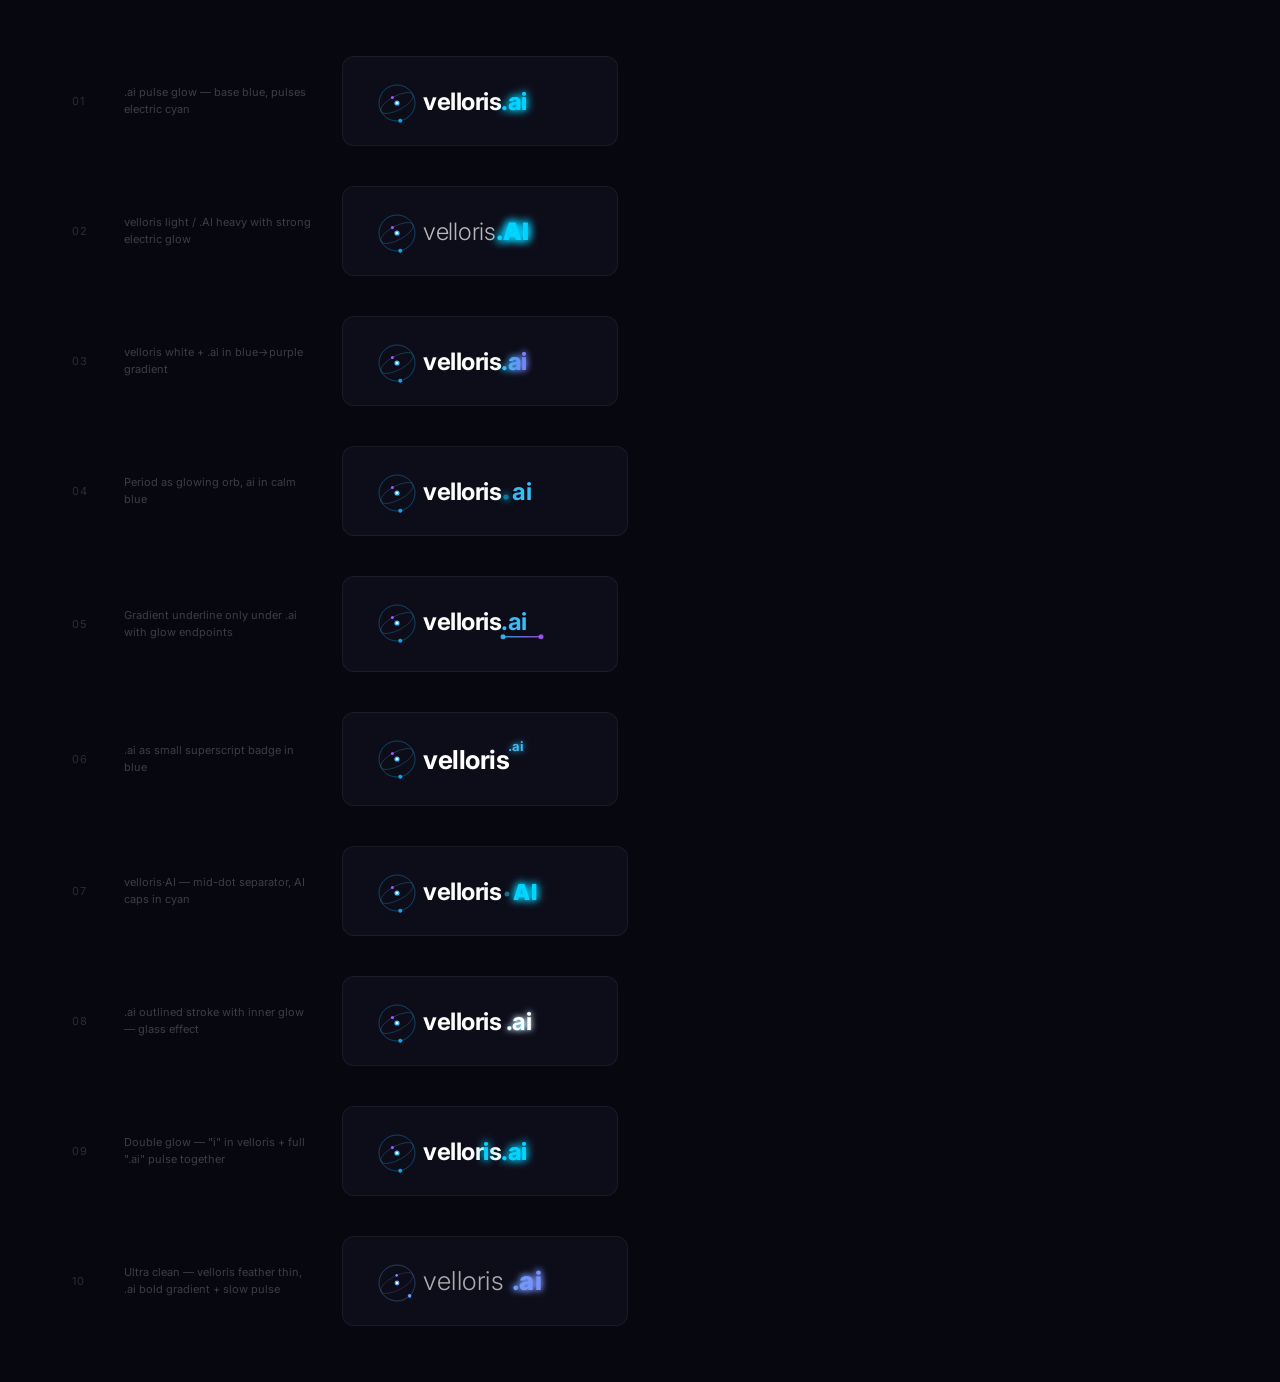
<file: logo-lab.html>
<!DOCTYPE html>
<html>
<head>
  <meta charset="UTF-8"/>
  <link href="https://fonts.googleapis.com/css2?family=Inter:wght@300;400;500;600;700;800;900&display=swap" rel="stylesheet"/>
  <style>
    * { box-sizing: border-box; margin: 0; padding: 0; }
    body { background: #07070f; font-family: 'Inter', sans-serif; padding: 56px 72px; display: flex; flex-direction: column; gap: 40px; }
    .row { display: flex; align-items: center; gap: 28px; }
    .num { color: rgba(255,255,255,0.15); font-size: 11px; letter-spacing: 0.1em; width: 24px; flex-shrink: 0; }
    .desc { color: rgba(255,255,255,0.22); font-size: 11px; width: 190px; flex-shrink: 0; line-height: 1.55; }
    .box { padding: 20px 32px; background: #0d0d1a; border: 1px solid rgba(255,255,255,0.06); border-radius: 12px; display: flex; align-items: center; }
  </style>
</head>
<body>

<!-- Shared orbital icon template: cx=22 cy=26, large orbit r=18, small orbit rx=18 ry=7 rotated -28° -->

<!-- 01: .ai pulse glow — base in sky blue, pulses electric cyan -->
<div class="row">
  <div class="num">01</div>
  <div class="desc">.ai pulse glow — base blue, pulses electric cyan</div>
  <div class="box">
    <svg width="210" height="48" viewBox="0 0 210 48" fill="none" xmlns="http://www.w3.org/2000/svg">
      <defs>
        <filter id="g01" x="-80%" y="-80%" width="260%" height="260%">
          <feGaussianBlur stdDeviation="4" result="b"/>
          <feMerge><feMergeNode in="b"/><feMergeNode in="b"/><feMergeNode in="SourceGraphic"/></feMerge>
        </filter>
        <path id="o01s" d="M 40,26 A 18,7,0,1,0,4,26 A 18,7,0,1,0,40,26"/>
      </defs>
      <ellipse cx="22" cy="26" rx="18" ry="18" stroke="#0ea5e9" stroke-width="0.9" opacity="0.4"/>
      <ellipse cx="22" cy="26" rx="18" ry="7" stroke="#38bdf8" stroke-width="0.7" opacity="0.3" transform="rotate(-28 22 26)"/>
      <circle cx="22" cy="26" r="2.6" fill="#38bdf8"/><circle cx="22" cy="26" r="1.3" fill="#fff"/>
      <g><circle cx="22" cy="8" r="2" fill="#0ea5e9"><animateTransform attributeName="transform" type="rotate" from="0 22 26" to="360 22 26" dur="4s" repeatCount="indefinite"/></circle></g>
      <g transform="rotate(-28 22 26)"><circle r="1.5" fill="#a855f7"><animateMotion dur="7s" repeatCount="indefinite"><mpath href="#o01s"/></animateMotion></circle></g>
      <!-- base text -->
      <text font-family="'Inter',sans-serif" font-size="24" font-weight="700" letter-spacing="-0.5">
        <tspan x="48" y="33" fill="#ffffff">velloris</tspan><tspan fill="#38bdf8">.ai</tspan>
      </text>
      <!-- glow overlay .ai -->
      <text x="48" y="33" font-family="'Inter',sans-serif" font-size="24" font-weight="700" letter-spacing="-0.5" filter="url(#g01)" opacity="0">
        <animate attributeName="opacity" values="0;0;0;1;1;1;0;0;0" keyTimes="0;0.18;0.36;0.46;0.5;0.54;0.64;0.82;1" dur="3.5s" repeatCount="indefinite"/>
        <tspan fill-opacity="0">velloris</tspan><tspan fill="#00d4ff">.ai</tspan>
      </text>
    </svg>
  </div>
</div>

<!-- 02: .ai heavy + electric double glow -->
<div class="row">
  <div class="num">02</div>
  <div class="desc">velloris light / .AI heavy with strong electric glow</div>
  <div class="box">
    <svg width="210" height="48" viewBox="0 0 210 48" fill="none" xmlns="http://www.w3.org/2000/svg">
      <defs>
        <filter id="g02" x="-80%" y="-80%" width="260%" height="260%">
          <feGaussianBlur stdDeviation="5" result="b"/>
          <feMerge><feMergeNode in="b"/><feMergeNode in="b"/><feMergeNode in="b"/><feMergeNode in="SourceGraphic"/></feMerge>
        </filter>
        <path id="o02s" d="M 40,26 A 18,7,0,1,0,4,26 A 18,7,0,1,0,40,26"/>
      </defs>
      <ellipse cx="22" cy="26" rx="18" ry="18" stroke="#0ea5e9" stroke-width="0.9" opacity="0.4"/>
      <ellipse cx="22" cy="26" rx="18" ry="7" stroke="#38bdf8" stroke-width="0.7" opacity="0.3" transform="rotate(-28 22 26)"/>
      <circle cx="22" cy="26" r="2.6" fill="#38bdf8"/><circle cx="22" cy="26" r="1.3" fill="#fff"/>
      <g><circle cx="22" cy="8" r="2" fill="#0ea5e9"><animateTransform attributeName="transform" type="rotate" from="0 22 26" to="360 22 26" dur="4s" repeatCount="indefinite"/></circle></g>
      <g transform="rotate(-28 22 26)"><circle r="1.5" fill="#a855f7"><animateMotion dur="7s" repeatCount="indefinite"><mpath href="#o02s"/></animateMotion></circle></g>
      <text x="48" y="33" font-family="'Inter',sans-serif" font-size="24" font-weight="300" fill="rgba(255,255,255,0.7)" letter-spacing="-0.3">velloris</text>
      <text x="48" y="33" font-family="'Inter',sans-serif" font-size="24" font-weight="300" fill="rgba(255,255,255,0.7)" letter-spacing="-0.3">
        <tspan fill-opacity="0">velloris</tspan><tspan font-weight="900" fill="#00d4ff" filter="url(#g02)">.AI</tspan>
      </text>
    </svg>
  </div>
</div>

<!-- 03: gradient .ai from blue to purple -->
<div class="row">
  <div class="num">03</div>
  <div class="desc">velloris white + .ai in blue→purple gradient</div>
  <div class="box">
    <svg width="210" height="48" viewBox="0 0 210 48" fill="none" xmlns="http://www.w3.org/2000/svg">
      <defs>
        <linearGradient id="gr03" x1="130" y1="0" x2="165" y2="0" gradientUnits="userSpaceOnUse">
          <stop stop-color="#38bdf8"/><stop offset="1" stop-color="#a855f7"/>
        </linearGradient>
        <filter id="g03" x="-80%" y="-80%" width="260%" height="260%">
          <feGaussianBlur stdDeviation="3.5" result="b"/>
          <feMerge><feMergeNode in="b"/><feMergeNode in="b"/><feMergeNode in="SourceGraphic"/></feMerge>
        </filter>
        <path id="o03s" d="M 40,26 A 18,7,0,1,0,4,26 A 18,7,0,1,0,40,26"/>
      </defs>
      <ellipse cx="22" cy="26" rx="18" ry="18" stroke="#0ea5e9" stroke-width="0.9" opacity="0.4"/>
      <ellipse cx="22" cy="26" rx="18" ry="7" stroke="#38bdf8" stroke-width="0.7" opacity="0.3" transform="rotate(-28 22 26)"/>
      <circle cx="22" cy="26" r="2.6" fill="#38bdf8"/><circle cx="22" cy="26" r="1.3" fill="#fff"/>
      <g><circle cx="22" cy="8" r="2" fill="#0ea5e9"><animateTransform attributeName="transform" type="rotate" from="0 22 26" to="360 22 26" dur="4s" repeatCount="indefinite"/></circle></g>
      <g transform="rotate(-28 22 26)"><circle r="1.5" fill="#a855f7"><animateMotion dur="7s" repeatCount="indefinite"><mpath href="#o03s"/></animateMotion></circle></g>
      <text font-family="'Inter',sans-serif" font-size="24" font-weight="700" letter-spacing="-0.5">
        <tspan x="48" y="33" fill="#ffffff">velloris</tspan><tspan fill="url(#gr03)">.ai</tspan>
      </text>
      <text x="48" y="33" font-family="'Inter',sans-serif" font-size="24" font-weight="700" letter-spacing="-0.5" filter="url(#g03)" opacity="0">
        <animate attributeName="opacity" values="0;0;0;0.9;1;0.9;0;0;0" keyTimes="0;0.18;0.36;0.46;0.5;0.54;0.64;0.82;1" dur="4s" repeatCount="indefinite"/>
        <tspan fill-opacity="0">velloris</tspan><tspan fill="url(#gr03)">.ai</tspan>
      </text>
    </svg>
  </div>
</div>

<!-- 04: dot "." styled as glowing orb, ai plain blue -->
<div class="row">
  <div class="num">04</div>
  <div class="desc">Period as glowing orb, ai in calm blue</div>
  <div class="box">
    <svg width="220" height="48" viewBox="0 0 220 48" fill="none" xmlns="http://www.w3.org/2000/svg">
      <defs>
        <filter id="g04dot" x="-300%" y="-300%" width="700%" height="700%">
          <feGaussianBlur stdDeviation="3.5" result="b"/>
          <feMerge><feMergeNode in="b"/><feMergeNode in="b"/><feMergeNode in="SourceGraphic"/></feMerge>
        </filter>
        <path id="o04s" d="M 40,26 A 18,7,0,1,0,4,26 A 18,7,0,1,0,40,26"/>
      </defs>
      <ellipse cx="22" cy="26" rx="18" ry="18" stroke="#0ea5e9" stroke-width="0.9" opacity="0.4"/>
      <ellipse cx="22" cy="26" rx="18" ry="7" stroke="#38bdf8" stroke-width="0.7" opacity="0.3" transform="rotate(-28 22 26)"/>
      <circle cx="22" cy="26" r="2.6" fill="#38bdf8"/><circle cx="22" cy="26" r="1.3" fill="#fff"/>
      <g><circle cx="22" cy="8" r="2" fill="#0ea5e9"><animateTransform attributeName="transform" type="rotate" from="0 22 26" to="360 22 26" dur="4s" repeatCount="indefinite"/></circle></g>
      <g transform="rotate(-28 22 26)"><circle r="1.5" fill="#a855f7"><animateMotion dur="7s" repeatCount="indefinite"><mpath href="#o04s"/></animateMotion></circle></g>
      <!-- velloris white -->
      <text x="48" y="33" font-family="'Inter',sans-serif" font-size="24" font-weight="700" fill="#ffffff" letter-spacing="-0.5">velloris</text>
      <!-- glowing dot orb instead of period -->
      <circle cx="131" cy="30" r="3" fill="#00d4ff" filter="url(#g04dot)">
        <animate attributeName="opacity" values="0.5;1;0.5" dur="2s" repeatCount="indefinite"/>
        <animate attributeName="r" values="2.5;3.5;2.5" dur="2s" repeatCount="indefinite"/>
      </circle>
      <!-- ai in blue -->
      <text x="137" y="33" font-family="'Inter',sans-serif" font-size="24" font-weight="700" fill="#38bdf8" letter-spacing="-0.5">ai</text>
    </svg>
  </div>
</div>

<!-- 05: velloris.ai — underline arc connecting v to i through .ai -->
<div class="row">
  <div class="num">05</div>
  <div class="desc">Gradient underline only under .ai with glow endpoints</div>
  <div class="box">
    <svg width="210" height="54" viewBox="0 0 210 54" fill="none" xmlns="http://www.w3.org/2000/svg">
      <defs>
        <linearGradient id="ul05" x1="128" y1="0" x2="164" y2="0" gradientUnits="userSpaceOnUse">
          <stop stop-color="#38bdf8"/><stop offset="1" stop-color="#a855f7"/>
        </linearGradient>
        <path id="o05s" d="M 40,26 A 18,7,0,1,0,4,26 A 18,7,0,1,0,40,26"/>
      </defs>
      <ellipse cx="22" cy="26" rx="18" ry="18" stroke="#0ea5e9" stroke-width="0.9" opacity="0.4"/>
      <ellipse cx="22" cy="26" rx="18" ry="7" stroke="#38bdf8" stroke-width="0.7" opacity="0.3" transform="rotate(-28 22 26)"/>
      <circle cx="22" cy="26" r="2.6" fill="#38bdf8"/><circle cx="22" cy="26" r="1.3" fill="#fff"/>
      <g><circle cx="22" cy="8" r="2" fill="#0ea5e9"><animateTransform attributeName="transform" type="rotate" from="0 22 26" to="360 22 26" dur="4s" repeatCount="indefinite"/></circle></g>
      <g transform="rotate(-28 22 26)"><circle r="1.5" fill="#a855f7"><animateMotion dur="7s" repeatCount="indefinite"><mpath href="#o05s"/></animateMotion></circle></g>
      <text font-family="'Inter',sans-serif" font-size="24" font-weight="700" letter-spacing="-0.5">
        <tspan x="48" y="33" fill="#ffffff">velloris</tspan><tspan fill="#38bdf8">.ai</tspan>
      </text>
      <!-- gradient underline under .ai -->
      <rect x="128" y="39" width="38" height="1.5" rx="1" fill="url(#ul05)" opacity="0.8"/>
      <circle cx="128" cy="39.75" r="2.5" fill="#38bdf8" opacity="0.9"/>
      <circle cx="166" cy="39.75" r="2.5" fill="#a855f7" opacity="0.9"/>
    </svg>
  </div>
</div>

<!-- 06: .ai as superscript badge -->
<div class="row">
  <div class="num">06</div>
  <div class="desc">.ai as small superscript badge in blue</div>
  <div class="box">
    <svg width="210" height="52" viewBox="0 0 210 52" fill="none" xmlns="http://www.w3.org/2000/svg">
      <defs>
        <filter id="g06" x="-60%" y="-60%" width="220%" height="220%">
          <feGaussianBlur stdDeviation="3" result="b"/>
          <feMerge><feMergeNode in="b"/><feMergeNode in="SourceGraphic"/></feMerge>
        </filter>
        <path id="o06s" d="M 40,26 A 18,7,0,1,0,4,26 A 18,7,0,1,0,40,26"/>
      </defs>
      <ellipse cx="22" cy="26" rx="18" ry="18" stroke="#0ea5e9" stroke-width="0.9" opacity="0.4"/>
      <ellipse cx="22" cy="26" rx="18" ry="7" stroke="#38bdf8" stroke-width="0.7" opacity="0.3" transform="rotate(-28 22 26)"/>
      <circle cx="22" cy="26" r="2.6" fill="#38bdf8"/><circle cx="22" cy="26" r="1.3" fill="#fff"/>
      <g><circle cx="22" cy="8" r="2" fill="#0ea5e9"><animateTransform attributeName="transform" type="rotate" from="0 22 26" to="360 22 26" dur="4s" repeatCount="indefinite"/></circle></g>
      <g transform="rotate(-28 22 26)"><circle r="1.5" fill="#a855f7"><animateMotion dur="7s" repeatCount="indefinite"><mpath href="#o06s"/></animateMotion></circle></g>
      <text x="48" y="36" font-family="'Inter',sans-serif" font-size="26" font-weight="700" fill="#ffffff" letter-spacing="-0.5">velloris</text>
      <!-- .ai superscript -->
      <text x="133" y="18" font-family="'Inter',sans-serif" font-size="13" font-weight="700" fill="#38bdf8" filter="url(#g06)">.ai</text>
    </svg>
  </div>
</div>

<!-- 07: velloris — no dot, space, AI in all caps bold blue -->
<div class="row">
  <div class="num">07</div>
  <div class="desc">velloris·AI — mid-dot separator, AI caps in cyan</div>
  <div class="box">
    <svg width="220" height="48" viewBox="0 0 220 48" fill="none" xmlns="http://www.w3.org/2000/svg">
      <defs>
        <filter id="g07" x="-60%" y="-60%" width="220%" height="220%">
          <feGaussianBlur stdDeviation="4" result="b"/>
          <feMerge><feMergeNode in="b"/><feMergeNode in="b"/><feMergeNode in="SourceGraphic"/></feMerge>
        </filter>
        <path id="o07s" d="M 40,26 A 18,7,0,1,0,4,26 A 18,7,0,1,0,40,26"/>
      </defs>
      <ellipse cx="22" cy="26" rx="18" ry="18" stroke="#0ea5e9" stroke-width="0.9" opacity="0.4"/>
      <ellipse cx="22" cy="26" rx="18" ry="7" stroke="#38bdf8" stroke-width="0.7" opacity="0.3" transform="rotate(-28 22 26)"/>
      <circle cx="22" cy="26" r="2.6" fill="#38bdf8"/><circle cx="22" cy="26" r="1.3" fill="#fff"/>
      <g><circle cx="22" cy="8" r="2" fill="#0ea5e9"><animateTransform attributeName="transform" type="rotate" from="0 22 26" to="360 22 26" dur="4s" repeatCount="indefinite"/></circle></g>
      <g transform="rotate(-28 22 26)"><circle r="1.5" fill="#a855f7"><animateMotion dur="7s" repeatCount="indefinite"><mpath href="#o07s"/></animateMotion></circle></g>
      <text x="48" y="33" font-family="'Inter',sans-serif" font-size="24" font-weight="700" fill="#ffffff" letter-spacing="-0.5">velloris</text>
      <!-- mid dot -->
      <circle cx="132" cy="27" r="2.5" fill="rgba(56,189,248,0.5)"/>
      <!-- AI caps with glow -->
      <text x="138" y="33" font-family="'Inter',sans-serif" font-size="22" font-weight="900" fill="#00d4ff" filter="url(#g07)" letter-spacing="1">AI</text>
    </svg>
  </div>
</div>

<!-- 08: velloris in white, .ai in outlined/stroke style -->
<div class="row">
  <div class="num">08</div>
  <div class="desc">.ai outlined stroke with inner glow — glass effect</div>
  <div class="box">
    <svg width="210" height="48" viewBox="0 0 210 48" fill="none" xmlns="http://www.w3.org/2000/svg">
      <defs>
        <filter id="g08" x="-80%" y="-80%" width="260%" height="260%">
          <feGaussianBlur stdDeviation="3" result="b"/>
          <feMerge><feMergeNode in="b"/><feMergeNode in="SourceGraphic"/></feMerge>
        </filter>
        <path id="o08s" d="M 40,26 A 18,7,0,1,0,4,26 A 18,7,0,1,0,40,26"/>
      </defs>
      <ellipse cx="22" cy="26" rx="18" ry="18" stroke="#0ea5e9" stroke-width="0.9" opacity="0.4"/>
      <ellipse cx="22" cy="26" rx="18" ry="7" stroke="#38bdf8" stroke-width="0.7" opacity="0.3" transform="rotate(-28 22 26)"/>
      <circle cx="22" cy="26" r="2.6" fill="#38bdf8"/><circle cx="22" cy="26" r="1.3" fill="#fff"/>
      <g><circle cx="22" cy="8" r="2" fill="#0ea5e9"><animateTransform attributeName="transform" type="rotate" from="0 22 26" to="360 22 26" dur="4s" repeatCount="indefinite"/></circle></g>
      <g transform="rotate(-28 22 26)"><circle r="1.5" fill="#a855f7"><animateMotion dur="7s" repeatCount="indefinite"><mpath href="#o08s"/></animateMotion></circle></g>
      <!-- velloris solid white -->
      <text x="48" y="33" font-family="'Inter',sans-serif" font-size="24" font-weight="700" fill="#ffffff" letter-spacing="-0.5">velloris</text>
      <!-- .ai: white fill + stroke outline glow -->
      <text x="48" y="33" font-family="'Inter',sans-serif" font-size="24" font-weight="700" letter-spacing="-0.5">
        <tspan fill-opacity="0">velloris</tspan>
        <tspan fill="#ffffff" stroke="#38bdf8" stroke-width="0.6" paint-order="stroke" filter="url(#g08)">.ai</tspan>
      </text>
    </svg>
  </div>
</div>

<!-- 09: i in velloris AND .ai both glow — double highlight -->
<div class="row">
  <div class="num">09</div>
  <div class="desc">Double glow — "i" in velloris + full ".ai" pulse together</div>
  <div class="box">
    <svg width="210" height="48" viewBox="0 0 210 48" fill="none" xmlns="http://www.w3.org/2000/svg">
      <defs>
        <filter id="g09" x="-120%" y="-120%" width="340%" height="340%">
          <feGaussianBlur stdDeviation="4" result="b"/>
          <feMerge><feMergeNode in="b"/><feMergeNode in="b"/><feMergeNode in="SourceGraphic"/></feMerge>
        </filter>
        <path id="o09s" d="M 40,26 A 18,7,0,1,0,4,26 A 18,7,0,1,0,40,26"/>
      </defs>
      <ellipse cx="22" cy="26" rx="18" ry="18" stroke="#0ea5e9" stroke-width="0.9" opacity="0.4"/>
      <ellipse cx="22" cy="26" rx="18" ry="7" stroke="#38bdf8" stroke-width="0.7" opacity="0.3" transform="rotate(-28 22 26)"/>
      <circle cx="22" cy="26" r="2.6" fill="#38bdf8"/><circle cx="22" cy="26" r="1.3" fill="#fff"/>
      <g><circle cx="22" cy="8" r="2" fill="#0ea5e9"><animateTransform attributeName="transform" type="rotate" from="0 22 26" to="360 22 26" dur="4s" repeatCount="indefinite"/></circle></g>
      <g transform="rotate(-28 22 26)"><circle r="1.5" fill="#a855f7"><animateMotion dur="7s" repeatCount="indefinite"><mpath href="#o09s"/></animateMotion></circle></g>
      <!-- base text: i in velloris + .ai all in sky blue, rest white -->
      <text font-family="'Inter',sans-serif" font-size="24" font-weight="700" letter-spacing="-0.5">
        <tspan x="48" y="33" fill="#ffffff">vellor</tspan><tspan fill="#38bdf8">i</tspan><tspan fill="#ffffff">s</tspan><tspan fill="#38bdf8">.ai</tspan>
      </text>
      <!-- glow overlay "i" in velloris -->
      <text x="48" y="33" font-family="'Inter',sans-serif" font-size="24" font-weight="700" letter-spacing="-0.5" filter="url(#g09)" opacity="0">
        <animate attributeName="opacity" values="0;0;0;1;1;1;0;0;0" keyTimes="0;0.18;0.36;0.46;0.5;0.54;0.64;0.82;1" dur="3.5s" repeatCount="indefinite"/>
        <tspan fill-opacity="0">vellor</tspan><tspan fill="#00d4ff">i</tspan>
      </text>
      <!-- glow overlay ".ai" -->
      <text x="48" y="33" font-family="'Inter',sans-serif" font-size="24" font-weight="700" letter-spacing="-0.5" filter="url(#g09)" opacity="0">
        <animate attributeName="opacity" values="0;0;0;1;1;1;0;0;0" keyTimes="0;0.18;0.36;0.46;0.5;0.54;0.64;0.82;1" dur="3.5s" repeatCount="indefinite"/>
        <tspan fill-opacity="0">velloris</tspan><tspan fill="#00d4ff">.ai</tspan>
      </text>
    </svg>
  </div>
</div>

<!-- 10: velloris in thin, .ai in bold gradient, orbital icon matches -->
<div class="row">
  <div class="num">10</div>
  <div class="desc">Ultra clean — velloris feather thin, .ai bold gradient + slow pulse</div>
  <div class="box">
    <svg width="220" height="48" viewBox="0 0 220 48" fill="none" xmlns="http://www.w3.org/2000/svg">
      <defs>
        <linearGradient id="gr10" x1="128" y1="15" x2="168" y2="38" gradientUnits="userSpaceOnUse">
          <stop stop-color="#60a5fa"/><stop offset="1" stop-color="#818cf8"/>
        </linearGradient>
        <filter id="g10" x="-60%" y="-60%" width="220%" height="220%">
          <feGaussianBlur stdDeviation="3.5" result="b"/>
          <feMerge><feMergeNode in="b"/><feMergeNode in="b"/><feMergeNode in="SourceGraphic"/></feMerge>
        </filter>
        <path id="o10s" d="M 40,26 A 18,7,0,1,0,4,26 A 18,7,0,1,0,40,26"/>
      </defs>
      <ellipse cx="22" cy="26" rx="18" ry="18" stroke="#60a5fa" stroke-width="0.9" opacity="0.35"/>
      <ellipse cx="22" cy="26" rx="18" ry="7" stroke="#818cf8" stroke-width="0.7" opacity="0.25" transform="rotate(-28 22 26)"/>
      <circle cx="22" cy="26" r="2.4" fill="#60a5fa"/><circle cx="22" cy="26" r="1.2" fill="#fff"/>
      <g><circle cx="22" cy="8" r="1.8" fill="#60a5fa"><animateTransform attributeName="transform" type="rotate" from="0 22 26" to="360 22 26" dur="5s" repeatCount="indefinite"/></circle></g>
      <g transform="rotate(-28 22 26)"><circle r="1.4" fill="#818cf8"><animateMotion dur="9s" repeatCount="indefinite"><mpath href="#o10s"/></animateMotion></circle></g>
      <!-- velloris ultra thin -->
      <text x="48" y="33" font-family="'Inter',sans-serif" font-size="26" font-weight="300" fill="rgba(255,255,255,0.65)" letter-spacing="0.5">velloris</text>
      <!-- .ai bold gradient with slow pulse glow -->
      <text x="48" y="33" font-family="'Inter',sans-serif" font-size="26" font-weight="300" letter-spacing="0.5">
        <tspan fill-opacity="0">velloris</tspan>
        <tspan font-weight="800" fill="url(#gr10)" filter="url(#g10)">.ai</tspan>
      </text>
    </svg>
  </div>
</div>

</body>
</html>
</file>
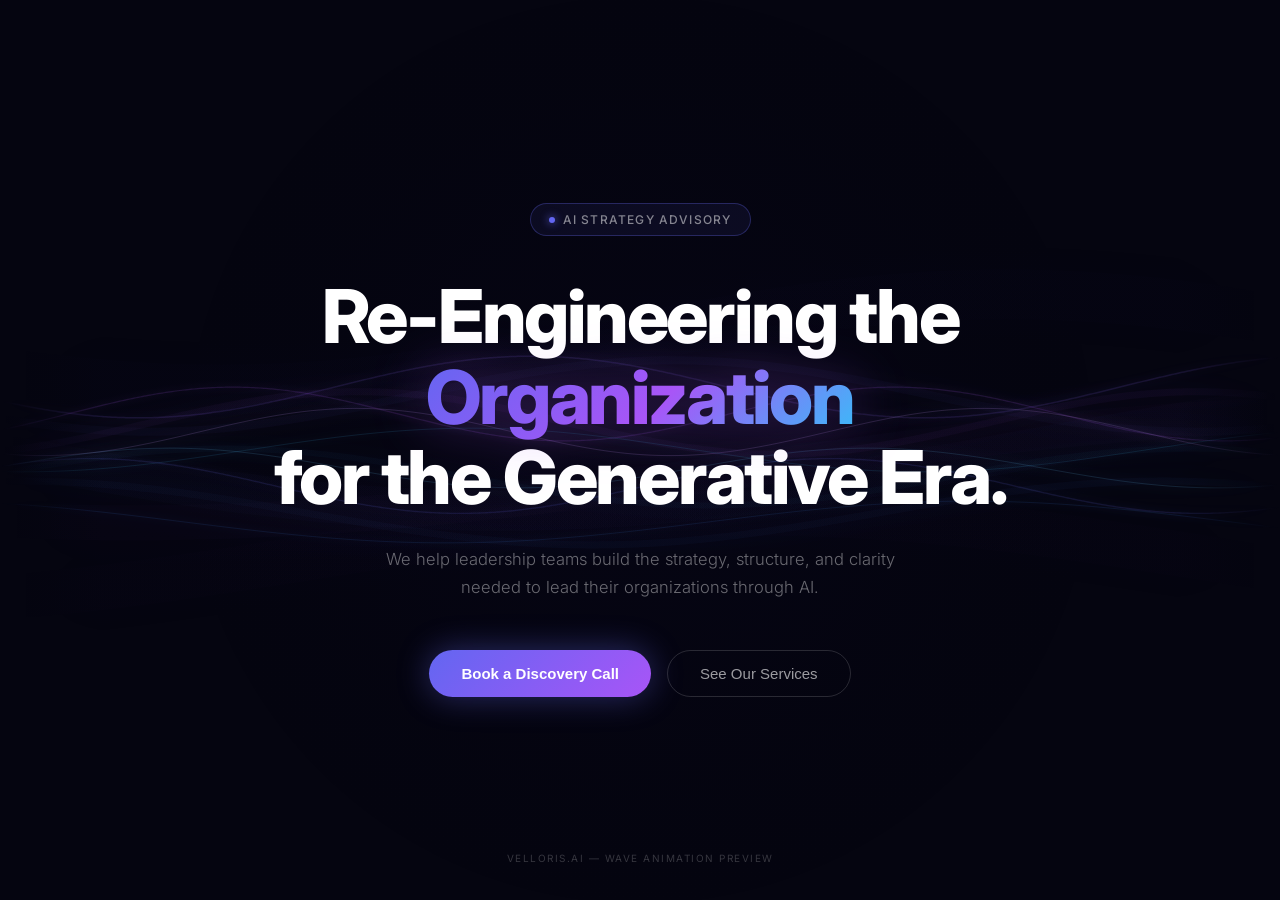
<file: wave-preview.html>
<!DOCTYPE html>
<html lang="en">
<head>
  <meta charset="UTF-8"/>
  <meta name="viewport" content="width=device-width, initial-scale=1.0"/>
  <title>Wave Preview — Velloris</title>
  <link href="https://fonts.googleapis.com/css2?family=Inter:wght@300;400;700;800&display=swap" rel="stylesheet"/>
  <style>
    * { margin: 0; padding: 0; box-sizing: border-box; }
    html, body { width: 100%; height: 100%; overflow: hidden; background: #050510; font-family: 'Inter', sans-serif; }

    canvas {
      position: fixed; inset: 0;
      width: 100%; height: 100%;
      pointer-events: none;
    }

    .hero-content {
      position: relative; z-index: 10;
      display: flex; flex-direction: column;
      align-items: center; justify-content: center;
      height: 100vh; text-align: center;
      padding: 0 40px;
    }

    .badge {
      display: inline-flex; align-items: center; gap: 8px;
      font-size: 12px; font-weight: 500; letter-spacing: 0.1em; text-transform: uppercase;
      color: rgba(255,255,255,0.5);
      border: 1px solid rgba(99,102,241,0.3);
      padding: 8px 18px; border-radius: 100px;
      margin-bottom: 40px;
      background: rgba(99,102,241,0.08);
      opacity: 0; animation: fadeUp 0.8s 0.3s forwards;
    }
    .badge-dot {
      width: 6px; height: 6px; border-radius: 50%;
      background: #6366f1;
      box-shadow: 0 0 8px #6366f1;
      animation: pulse 2s ease-in-out infinite;
    }
    @keyframes pulse { 0%,100%{opacity:1} 50%{opacity:0.3} }

    h1 {
      font-size: clamp(40px, 5.8vw, 82px);
      font-weight: 800; line-height: 1.08;
      letter-spacing: -0.03em; color: #fff;
      opacity: 0; animation: fadeUp 0.9s 0.5s forwards;
    }
    h1 .g {
      background: linear-gradient(135deg, #6366f1 0%, #a855f7 55%, #38bdf8 100%);
      -webkit-background-clip: text; -webkit-text-fill-color: transparent; background-clip: text;
      filter: drop-shadow(0 0 28px rgba(168,85,247,0.4));
    }

    .sub {
      margin-top: 28px;
      font-size: clamp(15px, 1.3vw, 18px);
      line-height: 1.7; color: rgba(255,255,255,0.4);
      max-width: 520px; font-weight: 300;
      opacity: 0; animation: fadeUp 0.9s 0.7s forwards;
    }

    .ctas {
      margin-top: 48px; display: flex; gap: 16px;
      opacity: 0; animation: fadeUp 0.9s 0.9s forwards;
    }
    .btn-p {
      padding: 14px 32px; border-radius: 100px; font-size: 15px; font-weight: 600;
      background: linear-gradient(135deg, #6366f1, #a855f7);
      color: #fff; cursor: pointer; border: none;
      box-shadow: 0 0 32px rgba(99,102,241,0.4), 0 4px 16px rgba(0,0,0,0.3);
      transition: box-shadow 0.3s;
    }
    .btn-p:hover { box-shadow: 0 0 48px rgba(168,85,247,0.6), 0 4px 20px rgba(0,0,0,0.4); }
    .btn-o {
      padding: 14px 32px; border-radius: 100px; font-size: 15px; font-weight: 500;
      background: transparent; color: rgba(255,255,255,0.6);
      border: 1px solid rgba(255,255,255,0.15); cursor: pointer;
      transition: border-color 0.3s, color 0.3s;
    }
    .btn-o:hover { border-color: rgba(168,85,247,0.5); color: #fff; }

    @keyframes fadeUp {
      from { opacity: 0; transform: translateY(22px); }
      to   { opacity: 1; transform: translateY(0); }
    }

    .label {
      position: fixed; bottom: 36px; left: 50%; transform: translateX(-50%);
      font-size: 10px; letter-spacing: 0.15em; text-transform: uppercase;
      color: rgba(255,255,255,0.2);
    }
  </style>
</head>
<body>

  <canvas id="wc"></canvas>

  <div class="hero-content">
    <div class="badge">
      <div class="badge-dot"></div>
      AI Strategy Advisory
    </div>
    <h1>
      Re-Engineering the<br/>
      <span class="g">Organization</span><br/>
      for the Generative Era.
    </h1>
    <p class="sub">We help leadership teams build the strategy, structure, and clarity needed to lead their organizations through AI.</p>
    <div class="ctas">
      <button class="btn-p">Book a Discovery Call</button>
      <button class="btn-o">See Our Services</button>
    </div>
  </div>

  <div class="label">velloris.ai — wave animation preview</div>

  <script>
    const canvas = document.getElementById('wc');
    const ctx = canvas.getContext('2d');
    let W, H, t = 0, fadeIn = 0;

    // mouse — raw and smoothed
    let mx = -9999, my = -9999;
    let smx = -9999, smy = -9999;
    let mouseActive = false, mouseIdleFrames = 0;

    window.addEventListener('mousemove', e => {
      mx = e.clientX; my = e.clientY;
      mouseActive = true; mouseIdleFrames = 0;
    });

    function resize() {
      W = canvas.width = window.innerWidth;
      H = canvas.height = window.innerHeight;
    }
    resize();
    window.addEventListener('resize', resize);

    // ─── Wave definitions ───────────────────────────────────────────
    // Each wave: baseline Y position, amplitude, frequency, phase speed,
    // color [r,g,b], opacity, stroke width, glow color/radius
    const waves = [

      // ── BACKGROUND sweep — very wide, slow, near-invisible depth
      { y: 0.50, amp: 60, freq: 0.0030, spd: 0.003, ph: 0.0,  r:99,  g:102, b:241, a:0.08, w:40,  blur:60, bc:[80,60,220]  },
      { y: 0.52, amp: 50, freq: 0.0025, spd: 0.002, ph: 1.2,  r:168, g:85,  b:247, a:0.06, w:35,  blur:55, bc:[140,50,200] },

      // ── MID glow bands — thicker, softer
      { y: 0.44, amp: 34, freq: 0.0060, spd: 0.008, ph: 0.5,  r:99,  g:102, b:241, a:0.18, w:8,   blur:22, bc:[99,102,241] },
      { y: 0.47, amp: 28, freq: 0.0075, spd: 0.010, ph: 1.8,  r:168, g:85,  b:247, a:0.22, w:7,   blur:20, bc:[168,85,247] },
      { y: 0.53, amp: 26, freq: 0.0065, spd: 0.007, ph: 3.1,  r:56,  g:189, b:248, a:0.16, w:6,   blur:18, bc:[56,189,248] },
      { y: 0.57, amp: 32, freq: 0.0055, spd: 0.009, ph: 4.4,  r:59,  g:130, b:246, a:0.18, w:7,   blur:20, bc:[59,130,246] },

      // ── CRISP thin lines — sharp, bright, main visual
      { y: 0.43, amp: 30, freq: 0.0080, spd: 0.012, ph: 0.2,  r:140, g:100, b:255, a:0.70, w:1.5, blur:8,  bc:[140,100,255] },
      { y: 0.46, amp: 24, freq: 0.0095, spd: 0.009, ph: 2.3,  r:168, g:85,  b:247, a:0.80, w:1.2, blur:6,  bc:[168,85,247]  },
      { y: 0.50, amp: 20, freq: 0.0070, spd: 0.014, ph: 1.1,  r:56,  g:189, b:248, a:0.65, w:1.0, blur:7,  bc:[56,189,248]  },
      { y: 0.54, amp: 26, freq: 0.0085, spd: 0.011, ph: 3.7,  r:99,  g:102, b:241, a:0.75, w:1.3, blur:8,  bc:[99,102,241]  },
      { y: 0.58, amp: 22, freq: 0.0060, spd: 0.008, ph: 5.0,  r:59,  g:130, b:246, a:0.60, w:1.0, blur:6,  bc:[59,130,246]  },

      // ── ACCENT highlight — brightest, thinnest, most visible
      { y: 0.48, amp: 22, freq: 0.0100, spd: 0.016, ph: 0.8,  r:200, g:150, b:255, a:0.90, w:1.0, blur:12, bc:[200,150,255] },
      { y: 0.52, amp: 18, freq: 0.0090, spd: 0.013, ph: 2.9,  r:100, g:200, b:255, a:0.85, w:0.9, blur:10, bc:[100,200,255] },

      // ── DEEP background halos
      { y: 0.38, amp: 45, freq: 0.0040, spd: 0.004, ph: 0.6,  r:80,  g:60,  b:200, a:0.05, w:50,  blur:70, bc:[60,40,180]   },
      { y: 0.62, amp: 40, freq: 0.0035, spd: 0.003, ph: 2.0,  r:120, g:40,  b:180, a:0.05, w:45,  blur:65, bc:[100,30,160]   },
    ];

    // ─── Mouse aura ─────────────────────────────────────────────────
    function drawMouseAura(strength) {
      if (smx < 0 || strength < 0.01) return;
      const r = 180;
      const g = ctx.createRadialGradient(smx, smy, 0, smx, smy, r);
      g.addColorStop(0,   `rgba(168,85,247,${0.13 * strength})`);
      g.addColorStop(0.4, `rgba(99,102,241,${0.07 * strength})`);
      g.addColorStop(1,   `rgba(99,102,241,0)`);
      ctx.fillStyle = g;
      ctx.beginPath();
      ctx.arc(smx, smy, r, 0, Math.PI * 2);
      ctx.fill();
    }

    // ─── Draw a single wave path ────────────────────────────────────
    const MOUSE_SIGMA  = 240;   // horizontal spread of mouse influence (px)
    const MOUSE_PULL   = 0.22;  // how strongly the wave bends toward mouse Y (0–1)

    function drawWave(wv, alpha, mouseStrength) {
      ctx.save();

      // glow
      ctx.shadowColor  = `rgb(${wv.bc[0]},${wv.bc[1]},${wv.bc[2]})`;
      ctx.shadowBlur   = wv.blur;

      // horizontal fade gradient
      const grad = ctx.createLinearGradient(0, 0, W, 0);
      const a    = wv.a * alpha;
      grad.addColorStop(0.00, `rgba(${wv.r},${wv.g},${wv.b},0)`);
      grad.addColorStop(0.08, `rgba(${wv.r},${wv.g},${wv.b},${a})`);
      grad.addColorStop(0.50, `rgba(${wv.r},${wv.g},${wv.b},${a})`);
      grad.addColorStop(0.92, `rgba(${wv.r},${wv.g},${wv.b},${a})`);
      grad.addColorStop(1.00, `rgba(${wv.r},${wv.g},${wv.b},0)`);

      ctx.beginPath();
      const baseY = H * wv.y;
      const breath = 1 + 0.12 * Math.sin(t * 0.004 + wv.ph * 0.7);
      const amp    = wv.amp * breath;
      const s2     = 2 * MOUSE_SIGMA * MOUSE_SIGMA;

      for (let x = 0; x <= W; x += 2) {
        const waveY = baseY + Math.sin(wv.freq * x + wv.ph + t * wv.spd) * amp;

        // gaussian pull toward mouse Y
        const dx   = x - smx;
        const bell = mouseStrength * Math.exp(-(dx * dx) / s2);
        const y    = waveY + (smy - waveY) * bell * MOUSE_PULL;

        x === 0 ? ctx.moveTo(x, y) : ctx.lineTo(x, y);
      }

      ctx.strokeStyle = grad;
      ctx.lineWidth   = wv.w;
      ctx.stroke();
      ctx.restore();
    }

    // ─── Subtle background radial glow pool ────────────────────────
    function drawBg() {
      const cx = W * 0.5, cy = H * 0.5;
      const r  = Math.min(W, H) * 0.55;
      const g  = ctx.createRadialGradient(cx, cy, 0, cx, cy, r);
      g.addColorStop(0,   `rgba(80,50,200,${0.10 * fadeIn})`);
      g.addColorStop(0.5, `rgba(60,30,160,${0.06 * fadeIn})`);
      g.addColorStop(1,   `rgba(5,5,16,0)`);
      ctx.fillStyle = g;
      ctx.fillRect(0, 0, W, H);
    }

    // ─── Main loop ─────────────────────────────────────────────────
    let mouseStrength = 0; // smoothed 0→1 presence

    function draw() {
      ctx.clearRect(0, 0, W, H);

      fadeIn = Math.min(1, t / 120);

      // smooth mouse position (lerp)
      const ease = 0.06;
      smx += (mx - smx) * ease;
      smy += (my - smy) * ease;

      // fade mouse influence in/out
      if (mouseActive) {
        mouseStrength = Math.min(1, mouseStrength + 0.04);
        mouseIdleFrames++;
        if (mouseIdleFrames > 120) mouseStrength = Math.max(0, mouseStrength - 0.02);
      } else {
        mouseStrength = Math.max(0, mouseStrength - 0.02);
      }

      drawBg();
      drawMouseAura(mouseStrength * fadeIn);

      for (const wv of waves) {
        drawWave(wv, fadeIn, mouseStrength);
      }

      t++;
      requestAnimationFrame(draw);
    }

    draw();
  </script>
</body>
</html>
</file>
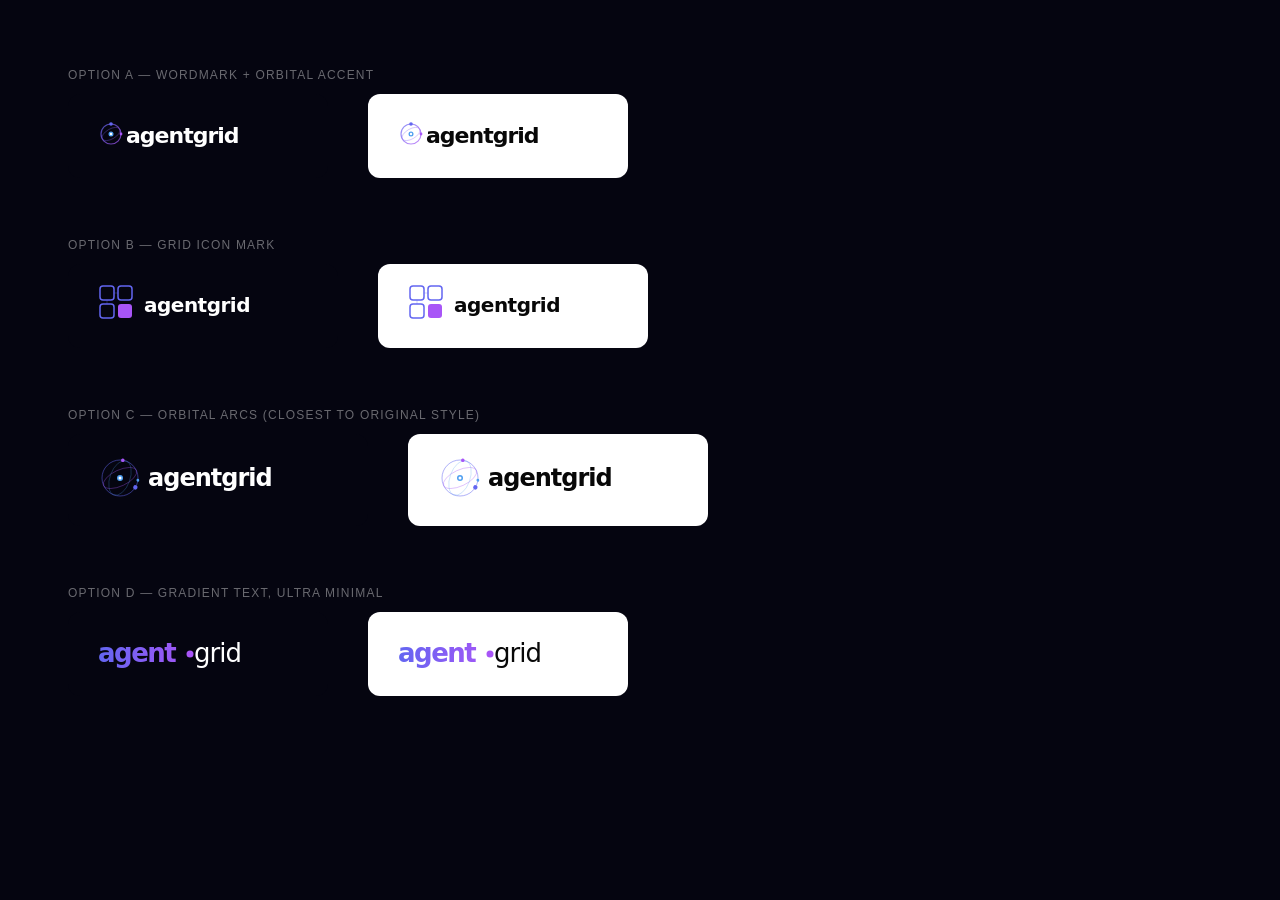
<file: assets/logo-options.html>
<!DOCTYPE html>
<html>
<head>
  <meta charset="UTF-8"/>
  <style>
    body { background: #050510; display: flex; flex-direction: column; gap: 60px; padding: 60px; font-family: sans-serif; }
    .option { display: flex; flex-direction: column; gap: 12px; }
    .label { color: rgba(255,255,255,0.4); font-size: 12px; letter-spacing: 0.1em; text-transform: uppercase; }
    .logo-wrap { display: flex; align-items: center; }

    /* Show on dark background */
    .bg-dark { background: #050510; padding: 20px 30px; border-radius: 12px; }
    /* Show on light background */
    .bg-light { background: #fff; padding: 20px 30px; border-radius: 12px; margin-left: 20px; }
    .row { display: flex; align-items: center; gap: 20px; }
  </style>
</head>
<body>

  <!-- OPTION A: Clean wordmark + orbital dot -->
  <div class="option">
    <div class="label">Option A — Wordmark + orbital accent</div>
    <div class="row">
      <div class="bg-dark">
        <svg width="200" height="40" viewBox="0 0 200 40" fill="none" xmlns="http://www.w3.org/2000/svg">
          <!-- Text -->
          <text x="28" y="29" font-family="'Inter', system-ui, sans-serif" font-size="22" font-weight="700" letter-spacing="-1" fill="#ffffff">agentgrid</text>
          <!-- Orbital ring around the 'a' dot area -->
          <ellipse cx="13" cy="20" rx="10" ry="10" stroke="url(#ga)" stroke-width="1.2" opacity="0.7"/>
          <ellipse cx="13" cy="20" rx="10" ry="5" stroke="url(#ga)" stroke-width="0.8" opacity="0.4" transform="rotate(-30 13 20)"/>
          <!-- Center dot -->
          <circle cx="13" cy="20" r="2.5" fill="#4f9ff0"/>
          <circle cx="13" cy="20" r="1.2" fill="#fff"/>
          <!-- Orbit dot 1 -->
          <circle cx="13" cy="10" r="1.8" fill="#6366f1"/>
          <!-- Orbit dot 2 -->
          <circle cx="23" cy="20" r="1.4" fill="#a855f7"/>
          <defs>
            <linearGradient id="ga" x1="3" y1="10" x2="23" y2="30" gradientUnits="userSpaceOnUse">
              <stop stop-color="#6366f1"/>
              <stop offset="1" stop-color="#a855f7"/>
            </linearGradient>
          </defs>
        </svg>
      </div>
      <div class="bg-light">
        <svg width="200" height="40" viewBox="0 0 200 40" fill="none" xmlns="http://www.w3.org/2000/svg">
          <text x="28" y="29" font-family="'Inter', system-ui, sans-serif" font-size="22" font-weight="700" letter-spacing="-1" fill="#080808">agentgrid</text>
          <ellipse cx="13" cy="20" rx="10" ry="10" stroke="url(#ga2)" stroke-width="1.2" opacity="0.7"/>
          <ellipse cx="13" cy="20" rx="10" ry="5" stroke="url(#ga2)" stroke-width="0.8" opacity="0.4" transform="rotate(-30 13 20)"/>
          <circle cx="13" cy="20" r="2.5" fill="#4f9ff0"/>
          <circle cx="13" cy="20" r="1.2" fill="#fff"/>
          <circle cx="13" cy="10" r="1.8" fill="#6366f1"/>
          <circle cx="23" cy="20" r="1.4" fill="#a855f7"/>
          <defs>
            <linearGradient id="ga2" x1="3" y1="10" x2="23" y2="30" gradientUnits="userSpaceOnUse">
              <stop stop-color="#6366f1"/>
              <stop offset="1" stop-color="#a855f7"/>
            </linearGradient>
          </defs>
        </svg>
      </div>
    </div>
  </div>

  <!-- OPTION B: Grid icon + text -->
  <div class="option">
    <div class="label">Option B — Grid icon mark</div>
    <div class="row">
      <div class="bg-dark">
        <svg width="210" height="40" viewBox="0 0 210 40" fill="none" xmlns="http://www.w3.org/2000/svg">
          <!-- 2x2 grid squares -->
          <rect x="2" y="2" width="14" height="14" rx="3" stroke="#6366f1" stroke-width="1.5"/>
          <rect x="20" y="2" width="14" height="14" rx="3" stroke="#6366f1" stroke-width="1.5"/>
          <rect x="2" y="20" width="14" height="14" rx="3" stroke="#6366f1" stroke-width="1.5"/>
          <rect x="20" y="20" width="14" height="14" rx="3" fill="#a855f7"/>
          <!-- Connection lines -->
          <line x1="16" y1="9" x2="20" y2="9" stroke="rgba(99,102,241,0.4)" stroke-width="0.8"/>
          <line x1="9" y1="16" x2="9" y2="20" stroke="rgba(99,102,241,0.4)" stroke-width="0.8"/>
          <!-- Text -->
          <text x="46" y="28" font-family="'Inter', system-ui, sans-serif" font-size="20" font-weight="700" letter-spacing="-0.5" fill="#ffffff">agentgrid</text>
          <defs>
            <linearGradient id="gb" x1="0" y1="0" x2="34" y2="34">
              <stop stop-color="#6366f1"/><stop offset="1" stop-color="#a855f7"/>
            </linearGradient>
          </defs>
        </svg>
      </div>
      <div class="bg-light">
        <svg width="210" height="40" viewBox="0 0 210 40" fill="none" xmlns="http://www.w3.org/2000/svg">
          <rect x="2" y="2" width="14" height="14" rx="3" stroke="#6366f1" stroke-width="1.5"/>
          <rect x="20" y="2" width="14" height="14" rx="3" stroke="#6366f1" stroke-width="1.5"/>
          <rect x="2" y="20" width="14" height="14" rx="3" stroke="#6366f1" stroke-width="1.5"/>
          <rect x="20" y="20" width="14" height="14" rx="3" fill="#a855f7"/>
          <line x1="16" y1="9" x2="20" y2="9" stroke="rgba(99,102,241,0.4)" stroke-width="0.8"/>
          <line x1="9" y1="16" x2="9" y2="20" stroke="rgba(99,102,241,0.4)" stroke-width="0.8"/>
          <text x="46" y="28" font-family="'Inter', system-ui, sans-serif" font-size="20" font-weight="700" letter-spacing="-0.5" fill="#080808">agentgrid</text>
        </svg>
      </div>
    </div>
  </div>

  <!-- OPTION C: Orbital arcs — closest to original -->
  <div class="option">
    <div class="label">Option C — Orbital arcs (closest to original style)</div>
    <div class="row">
      <div class="bg-dark">
        <svg width="240" height="48" viewBox="0 0 240 48" fill="none" xmlns="http://www.w3.org/2000/svg">
          <!-- Orbital system on left -->
          <ellipse cx="22" cy="24" rx="18" ry="18" stroke="#6366f1" stroke-width="1" opacity="0.5"/>
          <ellipse cx="22" cy="24" rx="18" ry="8" stroke="#a855f7" stroke-width="0.8" opacity="0.4" transform="rotate(-25 22 24)"/>
          <ellipse cx="22" cy="24" rx="10" ry="18" stroke="#4f9ff0" stroke-width="0.8" opacity="0.3" transform="rotate(20 22 24)"/>
          <!-- Nucleus -->
          <circle cx="22" cy="24" r="3" fill="#4f9ff0"/>
          <circle cx="22" cy="24" r="1.5" fill="#fff"/>
          <!-- Orbiting dots -->
          <circle cx="22" cy="6" r="2.2" fill="#6366f1">
            <animateTransform attributeName="transform" type="rotate" from="0 22 24" to="360 22 24" dur="4s" repeatCount="indefinite"/>
          </circle>
          <circle cx="40" cy="24" r="1.8" fill="#a855f7">
            <animateTransform attributeName="transform" type="rotate" from="0 22 24" to="-360 22 24" dur="6s" repeatCount="indefinite"/>
          </circle>
          <circle cx="22" cy="42" r="1.4" fill="#4f9ff0">
            <animateTransform attributeName="transform" type="rotate" from="180 22 24" to="540 22 24" dur="5s" repeatCount="indefinite"/>
          </circle>
          <!-- Text -->
          <text x="50" y="32" font-family="'Inter', system-ui, sans-serif" font-size="24" font-weight="700" letter-spacing="-1" fill="#ffffff">agentgrid</text>
        </svg>
      </div>
      <div class="bg-light">
        <svg width="240" height="48" viewBox="0 0 240 48" fill="none" xmlns="http://www.w3.org/2000/svg">
          <ellipse cx="22" cy="24" rx="18" ry="18" stroke="#6366f1" stroke-width="1" opacity="0.5"/>
          <ellipse cx="22" cy="24" rx="18" ry="8" stroke="#a855f7" stroke-width="0.8" opacity="0.4" transform="rotate(-25 22 24)"/>
          <ellipse cx="22" cy="24" rx="10" ry="18" stroke="#4f9ff0" stroke-width="0.8" opacity="0.3" transform="rotate(20 22 24)"/>
          <circle cx="22" cy="24" r="3" fill="#4f9ff0"/>
          <circle cx="22" cy="24" r="1.5" fill="#fff"/>
          <circle cx="22" cy="6" r="2.2" fill="#6366f1">
            <animateTransform attributeName="transform" type="rotate" from="0 22 24" to="360 22 24" dur="4s" repeatCount="indefinite"/>
          </circle>
          <circle cx="40" cy="24" r="1.8" fill="#a855f7">
            <animateTransform attributeName="transform" type="rotate" from="0 22 24" to="-360 22 24" dur="6s" repeatCount="indefinite"/>
          </circle>
          <circle cx="22" cy="42" r="1.4" fill="#4f9ff0">
            <animateTransform attributeName="transform" type="rotate" from="180 22 24" to="540 22 24" dur="5s" repeatCount="indefinite"/>
          </circle>
          <text x="50" y="32" font-family="'Inter', system-ui, sans-serif" font-size="24" font-weight="700" letter-spacing="-1" fill="#080808">agentgrid</text>
        </svg>
      </div>
    </div>
  </div>

  <!-- OPTION D: Minimal — just gradient text + dot -->
  <div class="option">
    <div class="label">Option D — Gradient text, ultra minimal</div>
    <div class="row">
      <div class="bg-dark">
        <svg width="200" height="40" viewBox="0 0 200 40" fill="none" xmlns="http://www.w3.org/2000/svg">
          <text x="0" y="30" font-family="'Inter', system-ui, sans-serif" font-size="26" font-weight="800" letter-spacing="-1.5" fill="url(#gd)">agent</text>
          <text x="96" y="30" font-family="'Inter', system-ui, sans-serif" font-size="26" font-weight="300" letter-spacing="-1" fill="#ffffff">grid</text>
          <circle cx="92" cy="22" r="3.5" fill="#a855f7"/>
          <defs>
            <linearGradient id="gd" x1="0" y1="0" x2="96" y2="0" gradientUnits="userSpaceOnUse">
              <stop stop-color="#6366f1"/>
              <stop offset="1" stop-color="#a855f7"/>
            </linearGradient>
          </defs>
        </svg>
      </div>
      <div class="bg-light">
        <svg width="200" height="40" viewBox="0 0 200 40" fill="none" xmlns="http://www.w3.org/2000/svg">
          <text x="0" y="30" font-family="'Inter', system-ui, sans-serif" font-size="26" font-weight="800" letter-spacing="-1.5" fill="url(#gd2)">agent</text>
          <text x="96" y="30" font-family="'Inter', system-ui, sans-serif" font-size="26" font-weight="300" letter-spacing="-1" fill="#080808">grid</text>
          <circle cx="92" cy="22" r="3.5" fill="#a855f7"/>
          <defs>
            <linearGradient id="gd2" x1="0" y1="0" x2="96" y2="0" gradientUnits="userSpaceOnUse">
              <stop stop-color="#6366f1"/>
              <stop offset="1" stop-color="#a855f7"/>
            </linearGradient>
          </defs>
        </svg>
      </div>
    </div>
  </div>

</body>
</html>
</file>
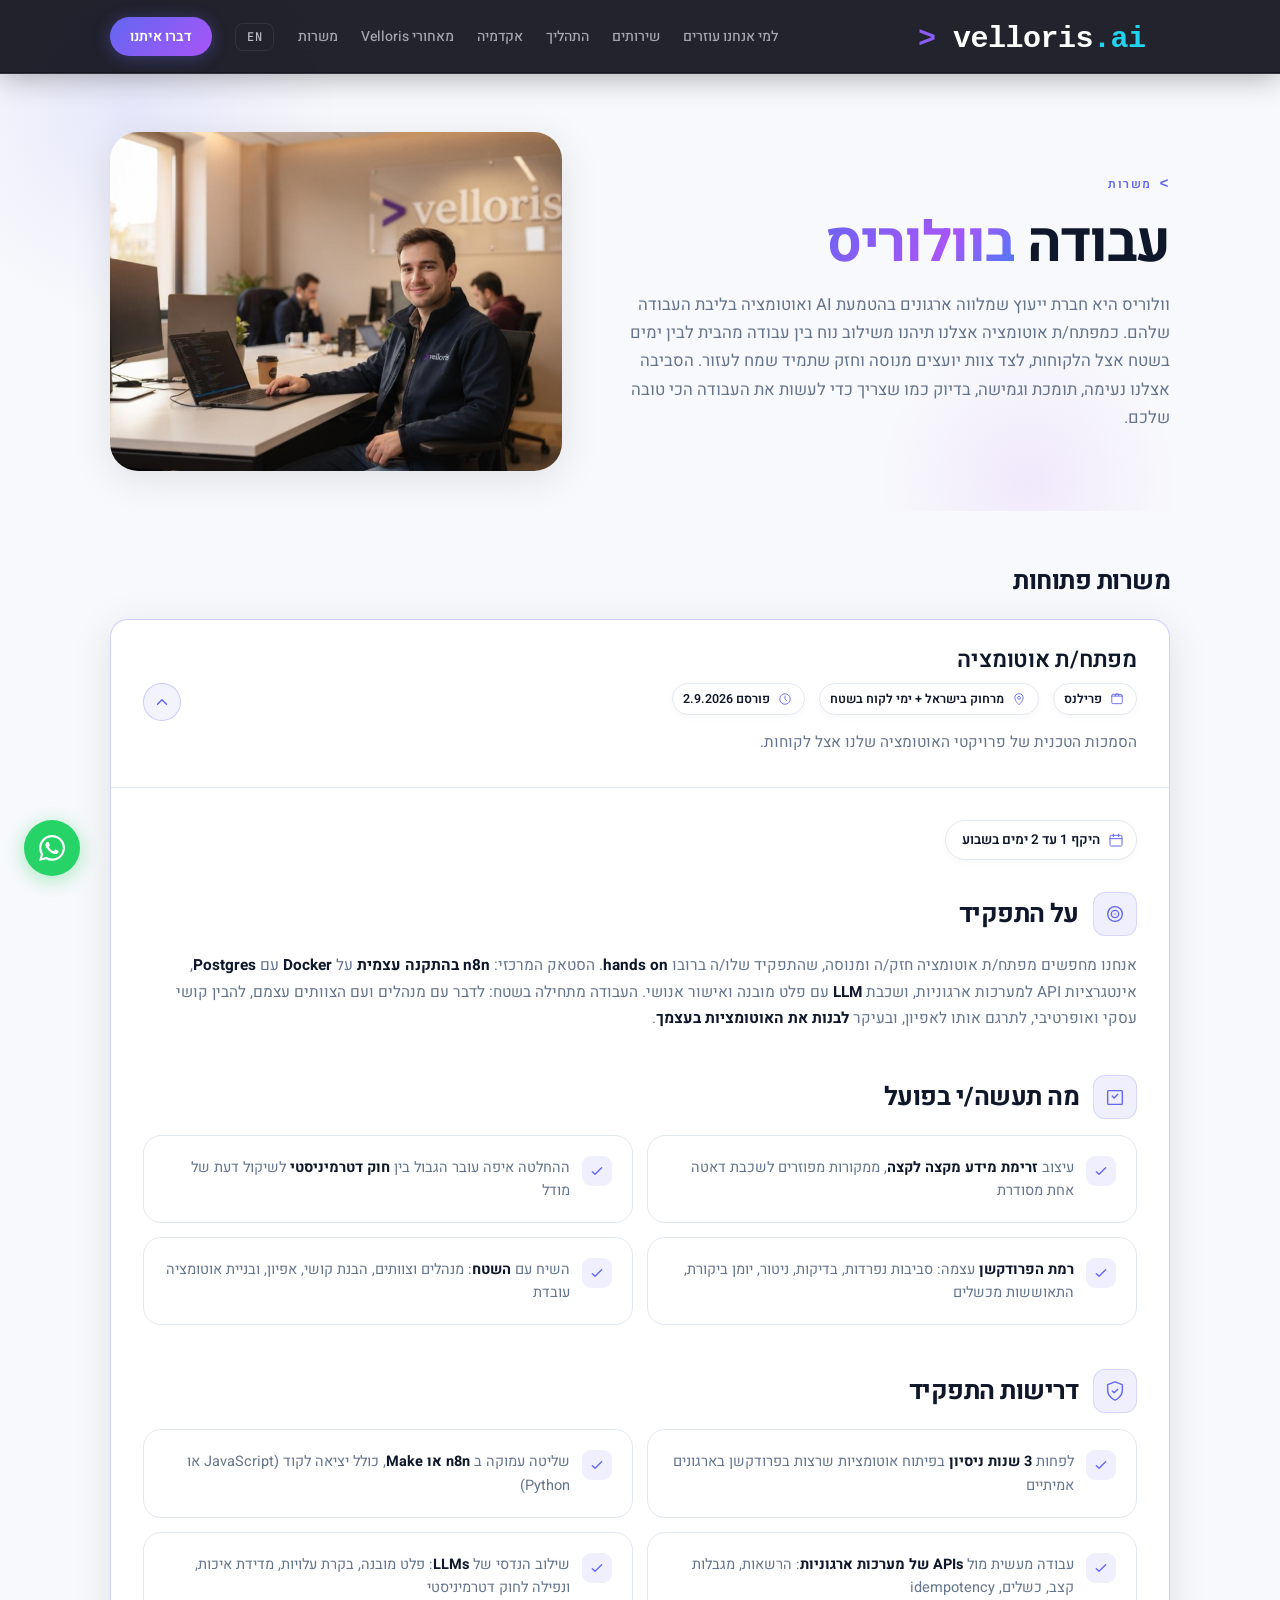
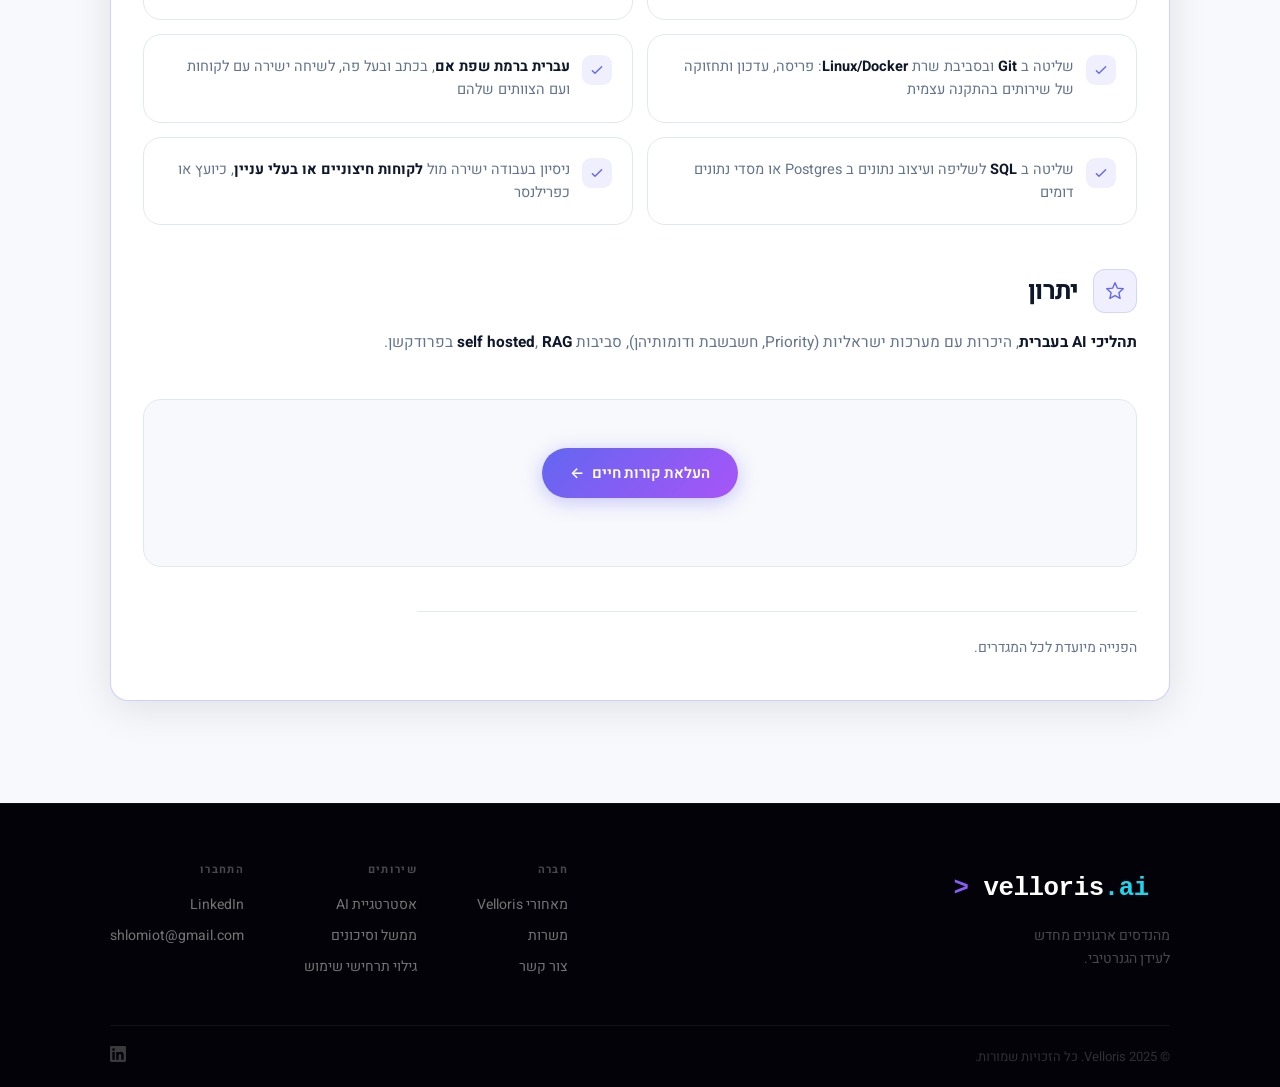
<file: careers/index.he.html>
<!DOCTYPE html>
<html lang="he" dir="rtl">
<head>
  <meta charset="UTF-8" />
  <meta name="viewport" content="width=device-width, initial-scale=1.0" />
  <title>Velloris — משרות</title>
  <meta name="description" content="וולוריס מחפשת מפתח/ת אוטומציה פרילנס לבניית אוטומציות פרודקשן על n8n, אינטגרציות API ושכבת LLM עם אישור אנושי." />
  <link rel="canonical" href="https://velloris.ai/careers/index.he.html" />
  <link rel="alternate" hreflang="en" href="https://velloris.ai/careers/" />
  <link rel="alternate" hreflang="he" href="https://velloris.ai/careers/index.he.html" />
  <link rel="alternate" hreflang="x-default" href="https://velloris.ai/careers/" />
  <meta property="og:type" content="website" />
  <meta property="og:title" content="משרות — Velloris" />
  <meta property="og:description" content="וולוריס מחפשת מפתח/ת אוטומציה פרילנס לבניית אוטומציות פרודקשן על n8n, אינטגרציות API ושכבת LLM עם אישור אנושי." />
  <meta property="og:url" content="https://velloris.ai/careers/index.he.html" />
  <meta property="og:locale" content="he_IL" />
  <meta property="og:image" content="https://velloris.ai/assets/logo.png" />
  <link rel="preconnect" href="https://fonts.googleapis.com" />
  <link rel="preconnect" href="https://fonts.gstatic.com" crossorigin />
  <link href="https://fonts.googleapis.com/css2?family=Inter:ital,opsz,wght@0,14..32,300;0,14..32,400;0,14..32,500;0,14..32,600;0,14..32,700;0,14..32,800;0,14..32,900&family=JetBrains+Mono:wght@400;500;700&display=swap" rel="stylesheet" />
  <link href="https://fonts.googleapis.com/css2?family=Heebo:wght@300;400;500;600;700;800;900&display=swap" rel="stylesheet" />
  <link rel="icon" type="image/svg+xml" href="../favicon.svg" />
  <link rel="stylesheet" href="../styles.css" />
  <link rel="stylesheet" href="../rtl.css" />
  <script type="application/ld+json">
  {
    "@context": "https://schema.org",
    "@type": "JobPosting",
    "title": "מפתח/ת אוטומציה",
    "description": "וולוריס מחפשת מפתח/ת אוטומציה חזק/ה ומנוסה לתפקיד hands on: בניית אוטומציות פרודקשן על n8n בהתקנה עצמית (Docker, Postgres), אינטגרציות API למערכות ארגוניות, ושכבת LLM עם פלט מובנה ואישור אנושי.",
    "datePosted": "2026-09-02",
    "validThrough": "2026-11-02",
    "employmentType": "CONTRACTOR",
    "hiringOrganization": {
      "@type": "Organization",
      "name": "Velloris",
      "sameAs": "https://velloris.ai/"
    },
    "jobLocationType": "TELECOMMUTE",
    "applicantLocationRequirements": {
      "@type": "Country",
      "name": "Israel"
    },
    "directApply": true
  }
  </script>
</head>
<body class="careers-page">

  <!-- Scroll Progress -->
  <div class="scroll-bar" id="scrollBar"></div>

  <!-- NAV -->
  <nav class="nav" id="nav">
    <div class="nav-inner">
      <a href="../index.he.html" class="nav-logo">
        <svg width="256" height="50" viewBox="0 0 256 50" fill="none" xmlns="http://www.w3.org/2000/svg">
          <text font-family="'Courier New', Courier, monospace" font-size="30" font-weight="700">
            <tspan x="4" y="36" fill="#8B5CF6">&gt; </tspan><tspan fill="#FFFFFF">velloris</tspan><tspan fill="#22D3EE">.ai</tspan>
          </text>
        </svg>
      </a>

      <ul class="nav-links" id="navLinks">
        <li><a href="../index.he.html#serve" class="nav-link">למי אנחנו עוזרים</a></li>
        <li><a href="../index.he.html#services" class="nav-link">שירותים</a></li>
        <li><a href="../index.he.html#process" class="nav-link">התהליך</a></li>
        <li><a href="../index.he.html#academy" class="nav-link">אקדמיה</a></li>
        <li><a href="../index.he.html#team" class="nav-link">מאחורי Velloris</a></li>
        <li><a href="index.he.html" class="nav-link active">משרות</a></li>
        <li><a href="index.html" class="nav-link nav-lang" dir="ltr">EN</a></li>
        <li><a href="../index.he.html#contact" class="nav-link nav-cta">דברו איתנו</a></li>
      </ul>

      <button class="hamburger" id="hamburger" aria-label="פתיחת תפריט">
        <span></span><span></span><span></span>
      </button>
    </div>

    <div class="mobile-menu" id="mobileMenu">
      <ul>
        <li><a href="../index.he.html#serve" class="mobile-link">למי אנחנו עוזרים</a></li>
        <li><a href="../index.he.html#services" class="mobile-link">שירותים</a></li>
        <li><a href="../index.he.html#process" class="mobile-link">התהליך</a></li>
        <li><a href="../index.he.html#academy" class="mobile-link">אקדמיה</a></li>
        <li><a href="../index.he.html#team" class="mobile-link">מאחורי Velloris</a></li>
        <li><a href="index.he.html" class="mobile-link">משרות</a></li>
        <li><a href="index.html" class="mobile-link" dir="ltr">EN</a></li>
        <li><a href="../index.he.html#contact" class="mobile-link mobile-link--cta">דברו איתנו</a></li>
      </ul>
    </div>
  </nav>

  <!-- ===== CAREERS HERO ===== -->
  <section class="careers-hero">
    <div class="container">
      <div class="careers-hero-grid">
        <div>
          <div class="section-label reveal" style="--label-color:#6366F1">משרות</div>
          <h1 class="reveal-text">עבודה <span class="grad-text">בוולוריס</span></h1>
          <p class="reveal">וולוריס היא חברת ייעוץ שמלווה ארגונים בהטמעת AI ואוטומציה בליבת העבודה שלהם. כמפתח/ת אוטומציה אצלנו תיהנו משילוב נוח בין עבודה מהבית לבין ימים בשטח אצל הלקוחות, לצד צוות יועצים מנוסה וחזק שתמיד שמח לעזור. הסביבה אצלנו נעימה, תומכת וגמישה, בדיוק כמו שצריך כדי לעשות את העבודה הכי טובה שלכם.</p>
        </div>
        <div class="careers-hero-photo reveal-up">
          <img src="../assets/office.jpg" alt="צוות וולוריס בעבודה במשרד" />
        </div>
      </div>
    </div>
  </section>

  <!-- ===== JOB LIST (accordion) ===== -->
  <section class="careers-list">
    <div class="container">
      <h2 class="careers-list-title reveal">משרות פתוחות</h2>
      <div class="job-acc-list reveal-up">

        <div class="job-acc-item open" id="automation-developer">
          <button class="job-acc-trigger" aria-expanded="true" aria-controls="panel-automation-developer">
            <div class="job-acc-summary">
              <h3>מפתח/ת אוטומציה</h3>
              <div class="job-card-meta">
                <span class="job-meta-pill"><svg width="14" height="14" viewBox="0 0 24 24" fill="none"><path d="M3 7h18M3 7v11a2 2 0 002 2h14a2 2 0 002-2V7M3 7l1.5-3h15L21 7M9 7V5a2 2 0 012-2h2a2 2 0 012 2v2" stroke="currentColor" stroke-width="1.5" stroke-linecap="round" stroke-linejoin="round"/></svg>פרילנס</span>
                <span class="job-meta-pill"><svg width="14" height="14" viewBox="0 0 24 24" fill="none"><path d="M12 22s7-6.5 7-12a7 7 0 10-14 0c0 5.5 7 12 7 12z" stroke="currentColor" stroke-width="1.5" stroke-linejoin="round"/><circle cx="12" cy="10" r="2.5" stroke="currentColor" stroke-width="1.5"/></svg>מרחוק בישראל + ימי לקוח בשטח</span>
                <span class="job-meta-pill"><svg width="14" height="14" viewBox="0 0 24 24" fill="none"><circle cx="12" cy="12" r="9" stroke="currentColor" stroke-width="1.5"/><path d="M12 7v5l3 3" stroke="currentColor" stroke-width="1.5" stroke-linecap="round" stroke-linejoin="round"/></svg>פורסם 2.9.2026</span>
              </div>
              <p class="job-card-excerpt">הסמכות הטכנית של פרויקטי האוטומציה שלנו אצל לקוחות.</p>
            </div>
            <span class="job-acc-chevron">
              <svg width="18" height="18" viewBox="0 0 24 24" fill="none"><path d="M6 9l6 6 6-6" stroke="currentColor" stroke-width="2" stroke-linecap="round" stroke-linejoin="round"/></svg>
            </span>
          </button>

          <div class="job-acc-panel" id="panel-automation-developer">
            <div class="job-acc-panel-inner">
              <div class="job-acc-panel-body">

                <div class="job-meta-row">
                  <span class="job-meta-pill"><svg width="16" height="16" viewBox="0 0 24 24" fill="none"><rect x="3" y="5" width="18" height="16" rx="2" stroke="currentColor" stroke-width="1.5"/><path d="M16 3v4M8 3v4M3 10h18" stroke="currentColor" stroke-width="1.5" stroke-linecap="round"/></svg>היקף 1 עד 2 ימים בשבוע</span>
                </div>

                <div class="job-section">
                  <div class="job-section-head">
                    <span class="job-icon"><svg width="22" height="22" viewBox="0 0 24 24" fill="none"><circle cx="12" cy="12" r="8" stroke="currentColor" stroke-width="1.5"/><circle cx="12" cy="12" r="4" stroke="currentColor" stroke-width="1.5"/><circle cx="12" cy="12" r="0.8" fill="currentColor"/></svg></span>
                    <h2>על התפקיד</h2>
                  </div>
                  <p>אנחנו מחפשים מפתח/ת אוטומציה חזק/ה ומנוסה, שהתפקיד שלו/ה ברובו <strong>hands on</strong>. הסטאק המרכזי: <strong>n8n בהתקנה עצמית</strong> על <strong>Docker</strong> עם <strong>Postgres</strong>, אינטגרציות API למערכות ארגוניות, ושכבת <strong>LLM</strong> עם פלט מובנה ואישור אנושי. העבודה מתחילה בשטח: לדבר עם מנהלים ועם הצוותים עצמם, להבין קושי עסקי ואופרטיבי, לתרגם אותו לאפיון, ובעיקר <strong>לבנות את האוטומציות בעצמך</strong>.</p>
                </div>

                <div class="job-section">
                  <div class="job-section-head">
                    <span class="job-icon"><svg width="22" height="22" viewBox="0 0 24 24" fill="none"><path d="M9 11l2 2 4-4M5 5h14a1 1 0 011 1v13a1 1 0 01-1 1H5a1 1 0 01-1-1V6a1 1 0 011-1z" stroke="currentColor" stroke-width="1.5" stroke-linecap="round" stroke-linejoin="round"/></svg></span>
                    <h2>מה תעשה/י בפועל</h2>
                  </div>
                  <div class="job-cards">
                    <div class="job-mini-card"><span class="job-mini-icon"><svg width="16" height="16" viewBox="0 0 24 24" fill="none"><path d="M5 13l4 4L19 7" stroke="currentColor" stroke-width="2" stroke-linecap="round" stroke-linejoin="round"/></svg></span><p>עיצוב <strong>זרימת מידע מקצה לקצה</strong>, ממקורות מפוזרים לשכבת דאטה אחת מסודרת</p></div>
                    <div class="job-mini-card"><span class="job-mini-icon"><svg width="16" height="16" viewBox="0 0 24 24" fill="none"><path d="M5 13l4 4L19 7" stroke="currentColor" stroke-width="2" stroke-linecap="round" stroke-linejoin="round"/></svg></span><p>ההחלטה איפה עובר הגבול בין <strong>חוק דטרמיניסטי</strong> לשיקול דעת של מודל</p></div>
                    <div class="job-mini-card"><span class="job-mini-icon"><svg width="16" height="16" viewBox="0 0 24 24" fill="none"><path d="M5 13l4 4L19 7" stroke="currentColor" stroke-width="2" stroke-linecap="round" stroke-linejoin="round"/></svg></span><p><strong>רמת הפרודקשן</strong> עצמה: סביבות נפרדות, בדיקות, ניטור, יומן ביקורת, התאוששות מכשלים</p></div>
                    <div class="job-mini-card"><span class="job-mini-icon"><svg width="16" height="16" viewBox="0 0 24 24" fill="none"><path d="M5 13l4 4L19 7" stroke="currentColor" stroke-width="2" stroke-linecap="round" stroke-linejoin="round"/></svg></span><p>השיח עם <strong>השטח</strong>: מנהלים וצוותים, הבנת קושי, אפיון, ובניית אוטומציה עובדת</p></div>
                  </div>
                </div>

                <div class="job-section">
                  <div class="job-section-head">
                    <span class="job-icon"><svg width="22" height="22" viewBox="0 0 24 24" fill="none"><path d="M12 22s8-4 8-10V5l-8-3-8 3v7c0 6 8 10 8 10z" stroke="currentColor" stroke-width="1.5" stroke-linejoin="round"/><path d="M9 12l2 2 4-4" stroke="currentColor" stroke-width="1.5" stroke-linecap="round" stroke-linejoin="round"/></svg></span>
                    <h2>דרישות התפקיד</h2>
                  </div>
                  <div class="job-cards">
                    <div class="job-mini-card"><span class="job-mini-icon"><svg width="16" height="16" viewBox="0 0 24 24" fill="none"><path d="M5 13l4 4L19 7" stroke="currentColor" stroke-width="2" stroke-linecap="round" stroke-linejoin="round"/></svg></span><p>לפחות <strong>3 שנות ניסיון</strong> בפיתוח אוטומציות שרצות בפרודקשן בארגונים אמיתיים</p></div>
                    <div class="job-mini-card"><span class="job-mini-icon"><svg width="16" height="16" viewBox="0 0 24 24" fill="none"><path d="M5 13l4 4L19 7" stroke="currentColor" stroke-width="2" stroke-linecap="round" stroke-linejoin="round"/></svg></span><p>שליטה עמוקה ב <strong>n8n או Make</strong>, כולל יציאה לקוד (JavaScript או Python)</p></div>
                    <div class="job-mini-card"><span class="job-mini-icon"><svg width="16" height="16" viewBox="0 0 24 24" fill="none"><path d="M5 13l4 4L19 7" stroke="currentColor" stroke-width="2" stroke-linecap="round" stroke-linejoin="round"/></svg></span><p>עבודה מעשית מול <strong>APIs של מערכות ארגוניות</strong>: הרשאות, מגבלות קצב, כשלים, idempotency</p></div>
                    <div class="job-mini-card"><span class="job-mini-icon"><svg width="16" height="16" viewBox="0 0 24 24" fill="none"><path d="M5 13l4 4L19 7" stroke="currentColor" stroke-width="2" stroke-linecap="round" stroke-linejoin="round"/></svg></span><p>שילוב הנדסי של <strong>LLMs</strong>: פלט מובנה, בקרת עלויות, מדידת איכות, ונפילה לחוק דטרמיניסטי</p></div>
                    <div class="job-mini-card"><span class="job-mini-icon"><svg width="16" height="16" viewBox="0 0 24 24" fill="none"><path d="M5 13l4 4L19 7" stroke="currentColor" stroke-width="2" stroke-linecap="round" stroke-linejoin="round"/></svg></span><p>שליטה ב <strong>Git</strong> ובסביבת שרת <strong>Linux/Docker</strong>: פריסה, עדכון ותחזוקה של שירותים בהתקנה עצמית</p></div>
                    <div class="job-mini-card"><span class="job-mini-icon"><svg width="16" height="16" viewBox="0 0 24 24" fill="none"><path d="M5 13l4 4L19 7" stroke="currentColor" stroke-width="2" stroke-linecap="round" stroke-linejoin="round"/></svg></span><p><strong>עברית ברמת שפת אם</strong>, בכתב ובעל פה, לשיחה ישירה עם לקוחות ועם הצוותים שלהם</p></div>
                    <div class="job-mini-card"><span class="job-mini-icon"><svg width="16" height="16" viewBox="0 0 24 24" fill="none"><path d="M5 13l4 4L19 7" stroke="currentColor" stroke-width="2" stroke-linecap="round" stroke-linejoin="round"/></svg></span><p>שליטה ב <strong>SQL</strong> לשליפה ועיצוב נתונים ב Postgres או מסדי נתונים דומים</p></div>
                    <div class="job-mini-card"><span class="job-mini-icon"><svg width="16" height="16" viewBox="0 0 24 24" fill="none"><path d="M5 13l4 4L19 7" stroke="currentColor" stroke-width="2" stroke-linecap="round" stroke-linejoin="round"/></svg></span><p>ניסיון בעבודה ישירה מול <strong>לקוחות חיצוניים או בעלי עניין</strong>, כיועץ או כפרילנסר</p></div>
                  </div>
                </div>

                <div class="job-section">
                  <div class="job-section-head">
                    <span class="job-icon"><svg width="22" height="22" viewBox="0 0 24 24" fill="none"><path d="M12 3l2.6 5.9 6.4.6-4.8 4.3 1.4 6.3L12 17l-5.6 3.1 1.4-6.3-4.8-4.3 6.4-.6L12 3z" stroke="currentColor" stroke-width="1.5" stroke-linejoin="round"/></svg></span>
                    <h2>יתרון</h2>
                  </div>
                  <p><strong>תהליכי AI בעברית</strong>, היכרות עם מערכות ישראליות (Priority, חשבשבת ודומותיהן), סביבות <strong>self hosted</strong>, <strong>RAG</strong> בפרודקשן.</p>
                </div>

                <div class="job-apply job-apply--upload">
                  <iframe name="cvUploadFrame" id="cvUploadFrame" title="" hidden></iframe>
                  <form id="cvForm" action="https://formsubmit.co/career@velloris.ai" method="POST" enctype="multipart/form-data" target="cvUploadFrame">
                    <input type="hidden" name="_subject" value="מועמדות: מפתח/ת אוטומציה" />
                    <input type="hidden" name="_captcha" value="false" />
                    <input type="hidden" name="_template" value="box" />
                    <input type="hidden" name="message" id="cvMessage" value="" />
                    <input type="file" id="cvInput" name="attachment" class="job-apply-file-input" accept=".pdf,.doc,.docx" hidden />
                  </form>
                  <button type="button" class="btn btn-primary" id="cvBtn">
                    <span class="btn-text">העלאת קורות חיים</span> <span class="btn-arrow">&larr;</span>
                  </button>
                  <div class="job-apply-status" id="cvStatus" role="status" aria-live="polite"></div>
                </div>

                <p class="job-equal-line">הפנייה מיועדת לכל המגדרים.</p>

              </div>
            </div>
          </div>
        </div>

      </div>
    </div>
  </section>

  <!-- ===== FOOTER ===== -->
  <footer class="footer">
    <div class="container">
      <div class="footer-inner">
        <div class="footer-brand">
          <a href="../index.he.html" class="nav-logo">
            <svg width="230" height="44" viewBox="0 0 256 50" fill="none" xmlns="http://www.w3.org/2000/svg">
              <text font-family="'Courier New', Courier, monospace" font-size="30" font-weight="700">
                <tspan x="4" y="36" fill="#8B5CF6">&gt; </tspan><tspan fill="#FFFFFF">velloris</tspan><tspan fill="#22D3EE">.ai</tspan>
              </text>
            </svg>
          </a>
          <p>מהנדסים ארגונים מחדש<br/>לעידן הגנרטיבי.</p>
        </div>
        <div class="footer-links">
          <div class="footer-col">
            <h4>חברה</h4>
            <a href="../index.he.html#team">מאחורי Velloris</a>
            <a href="index.he.html">משרות</a>
            <a href="../index.he.html#contact">צור קשר</a>
          </div>
          <div class="footer-col">
            <h4>שירותים</h4>
            <a href="../index.he.html#services">אסטרטגיית AI</a>
            <a href="../index.he.html#services">ממשל וסיכונים</a>
            <a href="../index.he.html#services">גילוי תרחישי שימוש</a>
          </div>
          <div class="footer-col">
            <h4>התחברו</h4>
            <a href="https://www.linkedin.com/in/shlomiot/" target="_blank" rel="noopener">LinkedIn</a>
            <a href="mailto:shlomiot@gmail.com">shlomiot@gmail.com</a>
          </div>
        </div>
      </div>
      <div class="footer-bottom">
        <span>© 2025 Velloris. כל הזכויות שמורות.</span>
        <a href="https://www.linkedin.com/in/shlomiot/" target="_blank" rel="noopener" class="footer-li">
          <svg width="16" height="16" viewBox="0 0 24 24" fill="currentColor"><path d="M20.447 20.452h-3.554v-5.569c0-1.328-.027-3.037-1.852-3.037-1.853 0-2.136 1.445-2.136 2.939v5.667H9.351V9h3.414v1.561h.046c.477-.9 1.637-1.85 3.37-1.85 3.601 0 4.267 2.37 4.267 5.455v6.286zM5.337 7.433a2.062 2.062 0 01-2.063-2.065 2.064 2.064 0 112.063 2.065zm1.782 13.019H3.555V9h3.564v11.452zM22.225 0H1.771C.792 0 0 .774 0 1.729v20.542C0 23.227.792 24 1.771 24h20.451C23.2 24 24 23.227 24 22.271V1.729C24 .774 23.2 0 22.222 0h.003z"/></svg>
        </a>
      </div>
    </div>
  </footer>

  <!-- WhatsApp float -->
  <a href="https://wa.me/972522886689?text=%D7%94%D7%99%D7%99%2C%20%D7%90%D7%A9%D7%9E%D7%97%20%D7%9C%D7%93%D7%91%D7%A8%20%D7%A2%D7%9C%20%D7%90%D7%A1%D7%98%D7%A8%D7%98%D7%92%D7%99%D7%99%D7%AA%20AI"
     class="wa-float" id="waFloat" target="_blank" rel="noopener" aria-label="Chat on WhatsApp">
    <svg width="26" height="26" viewBox="0 0 24 24" fill="currentColor"><path d="M17.472 14.382c-.297-.149-1.758-.867-2.03-.967-.273-.099-.471-.148-.67.15-.197.297-.767.966-.94 1.164-.173.199-.347.223-.644.075-.297-.15-1.255-.463-2.39-1.475-.883-.788-1.48-1.761-1.653-2.059-.173-.297-.018-.458.13-.606.134-.133.298-.347.446-.52.149-.174.198-.298.298-.497.099-.198.05-.371-.025-.52-.075-.149-.669-1.612-.916-2.207-.242-.579-.487-.5-.669-.51-.173-.008-.371-.01-.57-.01-.198 0-.52.074-.792.372-.272.297-1.04 1.016-1.04 2.479 0 1.462 1.065 2.875 1.213 3.074.149.198 2.096 3.2 5.077 4.487.709.306 1.262.489 1.694.625.712.227 1.36.195 1.871.118.571-.085 1.758-.719 2.006-1.413.248-.694.248-1.289.173-1.413-.074-.124-.272-.198-.57-.347m-5.421 7.403h-.004a9.87 9.87 0 01-5.031-1.378l-.361-.214-3.741.982.998-3.648-.235-.374a9.86 9.86 0 01-1.51-5.26c.001-5.45 4.436-9.884 9.888-9.884 2.64 0 5.122 1.03 6.988 2.898a9.825 9.825 0 012.893 6.994c-.003 5.45-4.437 9.884-9.885 9.884m8.413-18.297A11.815 11.815 0 0012.05 0C5.495 0 .16 5.335.157 11.892c0 2.096.547 4.142 1.588 5.945L.057 24l6.305-1.654a11.882 11.882 0 005.683 1.448h.005c6.554 0 11.89-5.335 11.893-11.893a11.821 11.821 0 00-3.48-8.413z"/></svg>
  </a>

  <script src="../script.js"></script>
  <script>
    (function () {
      var items = document.querySelectorAll('.job-acc-item');
      items.forEach(function (item) {
        var trigger = item.querySelector('.job-acc-trigger');
        trigger.addEventListener('click', function () {
          var isOpen = item.classList.contains('open');
          items.forEach(function (i) { i.classList.remove('open'); i.querySelector('.job-acc-trigger').setAttribute('aria-expanded', 'false'); });
          if (!isOpen) {
            item.classList.add('open');
            trigger.setAttribute('aria-expanded', 'true');
          }
        });
      });
      var hash = window.location.hash.replace('#', '');
      if (hash) {
        var target = document.getElementById(hash);
        if (target && target.classList.contains('job-acc-item')) {
          target.classList.add('open');
          target.querySelector('.job-acc-trigger').setAttribute('aria-expanded', 'true');
          setTimeout(function () { target.scrollIntoView({ behavior: 'smooth', block: 'start' }); }, 300);
        }
      }

      // upload CV, sent directly to career@velloris.ai via Web3Forms
      // העלאת קורות חיים: POST רגיל (multipart) דרך iframe מוסתר, ישירות ל-career@velloris.ai
      // דרך FormSubmit.co. (ה-endpoint של /ajax/ מפיל בשקט קבצים מצורפים — אומת בבדיקה —
      // לכן משתמשים כאן ב-POST קלאסי של טופס אמיתי.)
      var input = document.getElementById('cvInput');
      var btn = document.getElementById('cvBtn');
      var status = document.getElementById('cvStatus');
      var form = document.getElementById('cvForm');
      var messageField = document.getElementById('cvMessage');
      var frame = document.getElementById('cvUploadFrame');
      if (input && btn && form && frame) {
        var sending = false;
        btn.addEventListener('click', function () { input.click(); });
        frame.addEventListener('load', function () {
          if (!sending) return;
          sending = false;
          btn.style.display = 'none';
          status.className = 'job-apply-status success';
          status.textContent = '✓ קורות החיים נשלחו. ניצור קשר בהקדם.';
        });
        input.addEventListener('change', function () {
          if (!input.files || !input.files[0]) return;
          var file = input.files[0];
          var btnText = btn.querySelector('.btn-text');
          btn.disabled = true;
          btnText.textContent = 'שולח...';
          status.className = 'job-apply-status';
          status.textContent = '';

          messageField.value = 'התקבלו קורות חיים חדשים דרך velloris.ai/careers עבור משרת מפתח/ת אוטומציה. שם הקובץ: ' + file.name;
          sending = true;
          form.submit();
        });
      }
    })();
  </script>
</body>
</html>
</file>
<file: styles.css>
/* ============================================================
   AGENTGRID — STYLES
   ============================================================ */

/* ---- VARIABLES ---- */
:root {
  --black:     #050510;
  --dark:      #0a0a1a;
  --white:     #ffffff;
  --off:       #f8f9fc;
  --text:      #0f172a;
  --muted:     #64748b;
  --border:    #e2e8f0;
  --border-d:  rgba(255,255,255,0.08);

  --accent:    #6366f1;
  --accent-2:  #a855f7;
  --grad:      linear-gradient(135deg, #6366f1 0%, #a855f7 100%);
  --grad-text: linear-gradient(135deg, #6366f1 0%, #a855f7 60%, #3b82f6 100%);
  --mono:      'JetBrains Mono', ui-monospace, 'SF Mono', Menlo, monospace;

  --nav-h:     72px;
  --container: 1180px;
  --pad:       clamp(60px, 8vw, 120px);

  --ease:      cubic-bezier(0.4, 0, 0.2, 1);
  --ease-out:  cubic-bezier(0, 0, 0.2, 1);
  --spring:    cubic-bezier(0.34, 1.56, 0.64, 1);
  --smooth:    cubic-bezier(0.16, 1, 0.3, 1);

  --r-sm: 10px;
  --r-md: 18px;
  --r-lg: 28px;

  --shadow:      0 4px 24px rgba(0,0,0,0.06);
  --shadow-md:   0 8px 40px rgba(0,0,0,0.1);
  --shadow-glow: 0 0 40px rgba(99,102,241,0.25);
}

/* ---- RESET ---- */
*, *::before, *::after { box-sizing: border-box; margin: 0; padding: 0; }
html { scroll-behavior: smooth; font-size: 16px; }
body {
  font-family: 'Inter', -apple-system, BlinkMacSystemFont, sans-serif;
  color: var(--text);
  background: var(--white);
  overflow-x: hidden;
  -webkit-font-smoothing: antialiased;
}
img { display: block; max-width: 100%; }
a { text-decoration: none; color: inherit; }
ul { list-style: none; }
button { border: none; background: none; cursor: pointer; font-family: inherit; }
input, textarea, select { font-family: inherit; }

/* ---- TYPOGRAPHY ---- */
h1, h2, h3, h4 { font-weight: 700; line-height: 1.1; letter-spacing: -0.02em; }
h1 { font-size: clamp(48px, 6vw, 88px); }
h2 { font-size: clamp(36px, 4vw, 60px); }
h3 { font-size: clamp(18px, 2vw, 22px); font-weight: 600; letter-spacing: -0.01em; }
p  { font-size: clamp(15px, 1.2vw, 17px); line-height: 1.7; color: var(--muted); }

/* ---- GRADIENT TEXT ---- */
.grad-text {
  background: var(--grad-text);
  -webkit-background-clip: text;
  -webkit-text-fill-color: transparent;
  background-clip: text;
}

/* ---- LAYOUT ---- */
.container {
  max-width: var(--container);
  margin: 0 auto;
  padding: 0 clamp(20px, 5vw, 60px);
}
.section { padding: var(--pad) 0; }
.dark-section {
  background: var(--black);
  color: var(--white);
}
.dark-section p { color: rgba(255,255,255,0.55); }
.dark-section h2, .dark-section h3 { color: var(--white); }

/* ---- BUTTONS ---- */
.btn {
  display: inline-flex;
  align-items: center;
  gap: 8px;
  padding: 14px 28px;
  border-radius: 100px;
  font-size: 15px;
  font-weight: 600;
  letter-spacing: -0.01em;
  transition: all 0.22s var(--ease);
  cursor: pointer;
  white-space: nowrap;
}
.btn-primary {
  background: var(--grad);
  color: #fff;
  box-shadow: 0 4px 20px rgba(99,102,241,0.35);
}
.btn-primary:hover {
  transform: translateY(-2px);
  box-shadow: 0 8px 30px rgba(99,102,241,0.5);
}
.btn-outline {
  background: transparent;
  color: rgba(255,255,255,0.85);
  border: 1.5px solid rgba(255,255,255,0.2);
}
.btn-outline:hover {
  background: rgba(255,255,255,0.07);
  border-color: rgba(255,255,255,0.4);
  transform: translateY(-2px);
}
.btn-full { width: 100%; justify-content: center; }

.serve-mobile-tabs,
.svc-mobile-acc { display: none; }

/* ---- SECTION LABELS ---- */
.section-label {
  --label-color: var(--accent);
  display: inline-flex;
  align-items: center;
  gap: 8px;
  font-size: 12px;
  font-weight: 600;
  letter-spacing: 0.12em;
  text-transform: uppercase;
  color: var(--label-color);
  margin-bottom: 20px;
}
.section-label::before {
  content: '>';
  font-family: 'Courier New', Courier, monospace;
  font-size: 15px;
  font-weight: 700;
  color: var(--label-color);
  line-height: 1;
}
.dark-section .section-label { --label-color: rgba(99,102,241,0.9); }

.section-heading { margin-bottom: 20px; }
.section-sub {
  max-width: 540px;
  margin-bottom: 60px;
  font-size: clamp(16px, 1.3vw, 18px);
}


/* ---- WAVE SEPARATOR ---- */
.wave-sep {
  position: relative;
  height: 56px;
  overflow: hidden;
  pointer-events: none;
  margin-bottom: -1px;
}
.wave-sep--to-dark { background: var(--off); }
.wave-sep svg {
  position: absolute;
  inset: 0;
  width: 100%; height: 100%;
}

/* ---- SECTION WAVE CANVAS ---- */
.section-wave {
  position: absolute;
  inset: 0;
  width: 100%; height: 100%;
  pointer-events: none;
  z-index: 0;
}
.about, .serve, .process, .why,
.services, .team, .contact { position: relative; overflow: hidden; }
.about .container, .serve .container, .process .container, .why .container,
.services .container, .team .container,
.contact .container    { position: relative; z-index: 1; }

/* ---- SCROLL BAR ---- */
.scroll-bar {
  position: fixed;
  top: 0; left: 0;
  height: 2px;
  background: var(--grad);
  z-index: 9998;
  width: 0%;
  transition: width 0.08s linear;
}

/* ---- NAV ---- */
.nav {
  position: fixed;
  top: 0; left: 0; right: 0;
  z-index: 1000;
  transition: background 0.4s var(--ease), box-shadow 0.4s;
}
.nav-inner {
  display: flex;
  align-items: center;
  justify-content: space-between;
  height: var(--nav-h);
  max-width: var(--container);
  margin: 0 auto;
  padding: 0 clamp(20px, 5vw, 60px);
}
.nav.scrolled {
  background: rgba(5, 5, 16, 0.88);
  border-bottom: 1px solid var(--border-d);
  box-shadow: 0 4px 30px rgba(0,0,0,0.3);
  backdrop-filter: blur(20px);
  -webkit-backdrop-filter: blur(20px);
}
.nav-logo {
  display: flex;
  align-items: center;
  gap: 10px;
  font-size: 17px;
  font-weight: 700;
  letter-spacing: -0.03em;
  color: #fff;
}
.nav-links {
  display: flex;
  align-items: center;
  gap: clamp(14px, 1.8vw, 28px);
}
.nav-link { white-space: nowrap; }
.nav-link {
  font-size: 14px;
  font-weight: 500;
  color: rgba(255,255,255,0.6);
  transition: color 0.2s;
  position: relative;
}
.nav-link:hover { color: #fff; }
.nav-link.active { color: #fff; }
.nav-cta {
  background: var(--grad);
  color: #fff !important;
  padding: 9px 20px;
  border-radius: 100px;
  font-size: 14px;
  font-weight: 600;
  box-shadow: 0 2px 16px rgba(99,102,241,0.35);
  transition: transform 0.2s, box-shadow 0.2s;
}
.nav-cta:hover {
  transform: translateY(-1px);
  box-shadow: 0 4px 24px rgba(99,102,241,0.5);
}
.nav-lang {
  font-family: var(--mono);
  font-size: 12px;
  letter-spacing: 0.06em;
  text-transform: uppercase;
  padding: 5px 11px;
  border: 1px solid var(--border-d);
  border-radius: 8px;
  color: rgba(255,255,255,0.7);
}
.nav-lang:hover {
  border-color: rgba(99,102,241,0.5);
  color: #fff;
}

/* Hamburger */
.hamburger {
  display: none;
  flex-direction: column;
  gap: 5px;
  width: 28px;
  padding: 4px 0;
}
.hamburger span {
  display: block;
  height: 2px;
  width: 100%;
  background: rgba(255,255,255,0.8);
  border-radius: 2px;
  transition: transform 0.3s var(--ease), opacity 0.3s;
}
.hamburger.open span:nth-child(1) { transform: translateY(7px) rotate(45deg); }
.hamburger.open span:nth-child(2) { opacity: 0; transform: scaleX(0); }
.hamburger.open span:nth-child(3) { transform: translateY(-7px) rotate(-45deg); }

/* Mobile Menu */
.mobile-menu {
  background: rgba(5, 5, 16, 0.97);
  backdrop-filter: blur(20px);
  -webkit-backdrop-filter: blur(20px);
  border-top: 1px solid var(--border-d);
  max-height: 0;
  overflow: hidden;
  transition: max-height 0.4s var(--ease);
}
.mobile-menu.open { max-height: 420px; }
.mobile-menu ul {
  display: flex;
  flex-direction: column;
  padding: 16px clamp(20px, 5vw, 60px) 28px;
  gap: 2px;
}
.mobile-link {
  display: block;
  padding: 12px 0;
  font-size: 17px;
  font-weight: 500;
  color: rgba(255,255,255,0.65);
  border-bottom: 1px solid var(--border-d);
  transition: color 0.2s;
}
.mobile-link:hover { color: #fff; }
.mobile-link--cta {
  color: var(--accent) !important;
  border-bottom: none;
  font-weight: 600;
}

/* ---- HERO ---- */
.hero {
  position: relative;
  min-height: 100svh;
  display: flex;
  align-items: center;
  background: var(--black);
  overflow: hidden;
  padding: calc(var(--nav-h) + 60px) 0 80px;
}
#heroCanvas {
  position: absolute;
  inset: 0;
  width: 100%; height: 100%;
  pointer-events: none;
  opacity: 0.55;
}
.hero-grid {
  position: absolute;
  inset: 0;
  pointer-events: none;
  z-index: 1;
  background-image:
    linear-gradient(rgba(124,108,255,0.06) 1px, transparent 1px),
    linear-gradient(90deg, rgba(124,108,255,0.06) 1px, transparent 1px);
  background-size: 48px 48px;
  -webkit-mask: radial-gradient(120% 100% at 25% 30%, #000 0%, transparent 75%);
          mask: radial-gradient(120% 100% at 25% 30%, #000 0%, transparent 75%);
}
.hero-orb {
  position: absolute;
  border-radius: 50%;
  filter: blur(90px);
  pointer-events: none;
  animation: orbFloat 9s ease-in-out infinite;
}
.hero-orb-1 {
  width: 560px; height: 560px;
  background: radial-gradient(circle, rgba(99,102,241,0.22) 0%, transparent 70%);
  top: -120px; left: -120px;
  animation-delay: 0s;
}
.hero-orb-2 {
  width: 640px; height: 640px;
  background: radial-gradient(circle, rgba(168,85,247,0.16) 0%, transparent 70%);
  bottom: -160px; right: -160px;
  animation-delay: -3.5s;
}
.hero-orb-3 {
  width: 320px; height: 320px;
  background: radial-gradient(circle, rgba(59,130,246,0.18) 0%, transparent 70%);
  top: 38%; right: 18%;
  animation-delay: -6s;
}
@keyframes orbFloat {
  0%, 100% { transform: translate(0,0) scale(1); }
  33%       { transform: translate(24px,-32px) scale(1.04); }
  66%       { transform: translate(-16px,22px) scale(0.97); }
}

.hero-content {
  position: relative;
  z-index: 2;
  max-width: var(--container);
  margin: 0 auto;
  padding: 0 clamp(20px, 5vw, 60px);
  width: 100%;
}

/* Terminal bar */
.term-bar {
  display: inline-flex;
  align-items: center;
  gap: 10px;
  font-family: var(--mono);
  font-size: 13px;
  color: rgba(255,255,255,0.55);
  background: rgba(124,108,255,0.06);
  border: 1px solid rgba(124,108,255,0.25);
  border-radius: 8px;
  padding: 8px 14px;
  margin-bottom: 32px;
  opacity: 0;
  transform: translateY(12px);
  transition: opacity 0.6s var(--smooth), transform 0.6s var(--smooth);
}
.term-bar.visible { opacity: 1; transform: translateY(0); }
.term-dot { width: 9px; height: 9px; border-radius: 50%; flex-shrink: 0; }
.term-dot--r { background: #ff5f56; }
.term-dot--y { background: #ffbd2e; }
.term-dot--g { background: #27c93f; }
.term-id { margin-left: 4px; }
.term-chev { color: var(--accent-2); font-weight: 700; }
.term-ai { color: #22D3EE; }
.term-sep { opacity: 0.4; }
.term-path { color: #22D3EE; }

/* Command line */
.cmd-line {
  font-family: var(--mono);
  font-size: clamp(13px, 1.3vw, 15px);
  color: rgba(255,255,255,0.5);
  margin-bottom: 22px;
  opacity: 0;
  transition: opacity 0.4s var(--smooth);
}
.cmd-line.visible { opacity: 1; }
.cmd-chev { color: var(--accent-2); font-weight: 700; }
.cmd-text { color: rgba(255,255,255,0.85); }

/* Hero heading */
.hero-heading {
  color: #fff;
  margin-bottom: 28px;
  font-size: clamp(44px, 7vw, 96px);
  line-height: 1.04;
  letter-spacing: -0.035em;
  font-weight: 800;
}
.hl-line { display: block; }
/* Clip only during the typing animation; at rest lines wrap normally. */
.hl-line.typing,
.cmd-text.typing {
  display: inline-block;
  white-space: nowrap;
  overflow: hidden;
  vertical-align: bottom;
}
/* During typing JS clips each line; default state is fully visible (reduced-motion / no-JS) */
.hl-cursor {
  display: inline-block;
  width: 0.55ch;
  height: 0.92em;
  background: #22D3EE;
  vertical-align: -0.12em;
  margin-left: 6px;
  box-shadow: 0 0 12px rgba(34,211,238,0.8);
  animation: heroCaret 1s steps(1) infinite;
}
@keyframes heroCaret { 50% { opacity: 0; } }

/* Hero subhead — code comment style */
.hero-sub {
  font-family: var(--mono);
  font-size: clamp(14px, 1.4vw, 17px);
  color: rgba(255,255,255,0.45);
  max-width: 560px;
  line-height: 1.7;
  margin-bottom: 40px;
  opacity: 0;
  transform: translateY(14px);
  transition: opacity 0.7s var(--smooth), transform 0.7s var(--smooth);
}
.hero-sub::before { content: '// '; color: #22D3EE; }
.hero-sub.visible { opacity: 1; transform: translateY(0); }

/* Hero CTAs */
.hero-ctas {
  display: flex;
  align-items: center;
  gap: 16px;
  flex-wrap: wrap;
  margin-bottom: 0;
  opacity: 0;
  transform: translateY(14px);
  transition: opacity 0.7s var(--smooth), transform 0.7s var(--smooth);
}
.hero-ctas.visible { opacity: 1; transform: translateY(0); }
.btn-mono { font-family: var(--mono); font-weight: 500; }
.btn-arrow { transition: transform 0.2s var(--ease); }
.btn-mono:hover .btn-arrow { transform: translateX(4px); }

@keyframes fadeIn {
  from { opacity: 0; transform: translateY(8px); }
  to   { opacity: 1; transform: translateY(0); }
}

/* ---- ABOUT ---- */
.about { background: var(--white); }
.about-grid {
  display: grid;
  grid-template-columns: 1fr 1fr;
  gap: 80px;
  align-items: start;
  padding-top: 8px;
}
.about-left h2 { margin-bottom: 28px; }
.about-left p { margin-bottom: 20px; }
.about-quote-block {
  background: var(--off);
  border: 1px solid var(--border);
  border-radius: var(--r-lg);
  padding: 44px;
  position: relative;
  margin-top: 24px;
}
.about-quote-mark {
  font-size: 72px;
  line-height: 0.65;
  font-family: Georgia, serif;
  background: var(--grad-text);
  -webkit-background-clip: text;
  -webkit-text-fill-color: transparent;
  background-clip: text;
  opacity: 0.4;
  margin-bottom: 20px;
  display: block;
}
.about-quote-text {
  font-size: clamp(20px, 2vw, 26px) !important;
  font-weight: 700;
  color: var(--text) !important;
  line-height: 1.3;
  letter-spacing: -0.02em;
  margin-bottom: 16px;
}
.about-quote-sub { font-size: 15px !important; }

/* ---- WHO WE SERVE ---- */
.serve { background: var(--off); }
.serve .section-heading { margin-bottom: 60px; }
.serve-grid {
  display: grid;
  grid-template-columns: repeat(3, 1fr);
  gap: 24px;
}
.serve-card {
  background: var(--white);
  border: 1px solid var(--border);
  border-radius: var(--r-md);
  padding: 44px 40px;
  position: relative;
  overflow: hidden;
  transition: transform 0.35s var(--smooth), box-shadow 0.35s var(--smooth), border-color 0.35s;
}
.serve-card:hover {
  transform: translateY(-8px);
  box-shadow: var(--shadow-md);
  border-color: rgba(99,102,241,0.3);
}
.serve-card:hover .serve-line { width: 100%; }
.serve-num {
  font-size: 12px;
  font-weight: 700;
  color: var(--accent);
  letter-spacing: 0.1em;
  text-transform: uppercase;
  margin-bottom: 24px;
  opacity: 0.65;
}
.serve-card h3 { margin-bottom: 12px; color: var(--text); }
.serve-line {
  position: absolute;
  bottom: 0; left: 0;
  height: 2px;
  width: 0;
  background: var(--grad);
  transition: width 0.5s var(--smooth);
}

/* ---- SERVICES ---- */
.services .section-heading { margin-bottom: 16px; }
.svc-grid {
  display: grid;
  grid-template-columns: repeat(3, 1fr);
  gap: 1px;
  background: var(--border-d);
  border: 1px solid var(--border-d);
  border-radius: var(--r-md);
  overflow: hidden;
}
.svc-card {
  background: rgba(255,255,255,0.03);
  padding: 44px 40px;
  position: relative;
  overflow: hidden;
  transition: background 0.3s;
}
.svc-card:hover { background: rgba(255,255,255,0.06); }
.svc-icon {
  width: 46px; height: 46px;
  background: rgba(99,102,241,0.1);
  border: 1px solid rgba(99,102,241,0.18);
  border-radius: 12px;
  display: flex;
  align-items: center;
  justify-content: center;
  color: var(--accent);
  margin-bottom: 22px;
  transition: background 0.3s, border-color 0.3s, transform 0.3s var(--spring);
}
.svc-card:hover .svc-icon {
  background: rgba(99,102,241,0.18);
  border-color: rgba(99,102,241,0.4);
  transform: scale(1.08);
}
.svc-card h3 { margin-bottom: 12px; font-size: 17px; }

/* ---- PROCESS ---- */
.process { background: var(--white); }
.process .section-heading { margin-bottom: 60px; }
.process-track {
  display: grid;
  grid-template-columns: repeat(4, 1fr);
  position: relative;
  gap: 0;
}
.process-track::before {
  content: '';
  position: absolute;
  top: 28px;
  left: calc(12.5%);
  right: calc(12.5%);
  height: 1px;
  background: linear-gradient(90deg, transparent 0%, var(--border) 10%, var(--border) 90%, transparent 100%);
  z-index: 0;
}
.process-step {
  padding: 0 28px 0 0;
  position: relative;
  z-index: 1;
  transition: transform 0.4s var(--smooth);
}
.process-step::after {
  content: '';
  position: absolute;
  inset: -20px -14px -28px -14px;
  border-radius: var(--r-md);
  background: radial-gradient(ellipse at 50% 10%, rgba(99,102,241,0.08) 0%, transparent 72%);
  opacity: 0;
  transition: opacity 0.4s var(--smooth);
  pointer-events: none;
  z-index: -1;
}
.process-step:hover { transform: translateY(-6px); }
.process-step:hover::after { opacity: 1; }
.step-num {
  width: 56px; height: 56px;
  border-radius: 50%;
  background: var(--off);
  border: 1.5px solid var(--border);
  display: flex;
  align-items: center;
  justify-content: center;
  font-size: 13px;
  font-weight: 700;
  color: var(--accent);
  letter-spacing: 0.04em;
  margin-bottom: 28px;
  transition: background 0.35s var(--smooth), border-color 0.35s, box-shadow 0.35s, color 0.35s, transform 0.35s var(--spring);
}
.process-step:hover .step-num {
  background: var(--grad);
  border-color: transparent;
  color: #fff;
  box-shadow: 0 0 0 8px rgba(99,102,241,0.10), 0 6px 28px rgba(99,102,241,0.50);
  transform: scale(1.14);
}
.step-body h3 {
  margin-bottom: 10px;
  transition: color 0.3s;
}
.process-step:hover .step-body h3 { color: var(--accent); }
.step-body p {
  font-size: 15px;
  transition: color 0.35s;
}
.process-step:hover .step-body p { color: var(--muted); opacity: 0.9; }

.process-step::before {
  content: '';
  position: absolute;
  bottom: -8px; left: -14px; right: 14px;
  height: 1px;
  background: linear-gradient(90deg, rgba(99,102,241,0.5), rgba(168,85,247,0.3), transparent);
  transform: scaleX(0);
  transform-origin: left;
  transition: transform 0.45s var(--smooth);
}
.process-step:hover::before { transform: scaleX(1); }

/* ---- WHY ---- */
.why { background: var(--off); }
.why .section-heading { margin-bottom: 60px; }
.why-grid {
  display: grid;
  grid-template-columns: repeat(4, 1fr);
  gap: 40px;
}
.why-item {
  position: relative;
  padding: 28px 20px 24px 20px;
  border-radius: var(--r-md);
  transition: transform 0.38s var(--smooth), background 0.38s, box-shadow 0.38s;
}
.why-item:hover {
  transform: translateY(-6px);
  background: var(--white);
  box-shadow: 0 8px 32px rgba(99,102,241,0.10);
}
.why-item::before {
  content: '';
  position: absolute;
  top: 0; left: 20px;
  width: 36px; height: 2.5px;
  background: var(--grad);
  border-radius: 2px;
  transition: width 0.45s var(--smooth), box-shadow 0.45s;
}
.why-item:hover::before {
  width: 72px;
  box-shadow: 0 0 10px rgba(99,102,241,0.5);
}
.why-num {
  font-size: 11px;
  font-weight: 700;
  color: var(--accent);
  letter-spacing: 0.14em;
  text-transform: uppercase;
  margin-bottom: 14px;
  opacity: 0.6;
  transition: opacity 0.3s;
}
.why-item:hover .why-num { opacity: 1; }
.why-item h3 {
  margin-bottom: 12px;
  font-size: 17px;
  transition: color 0.3s;
}
.why-item:hover h3 { color: var(--accent); }

/* ---- TEAM ---- */
.team-grid {
  display: grid;
  grid-template-columns: 360px 1fr;
  gap: 80px;
  align-items: start;
  padding-top: 8px;
}
.team-photo-col {
  display: flex;
  flex-direction: column;
  gap: 20px;
}
.team-photo-wrap {
  position: relative;
  border-radius: var(--r-lg);
  overflow: hidden;
  aspect-ratio: 4/5;
}
.team-photo-wrap img {
  width: 100%; height: 100%;
  object-fit: cover;
  object-position: top center;
  transition: transform 0.6s var(--smooth);
}
.team-photo-wrap:hover img { transform: scale(1.04); }
.team-photo-glow {
  position: absolute;
  inset: 0;
  background: linear-gradient(to bottom, transparent 55%, rgba(5,5,16,0.75) 100%);
  pointer-events: none;
}
.linkedin-btn {
  display: inline-flex;
  align-items: center;
  gap: 10px;
  background: rgba(255,255,255,0.05);
  border: 1px solid var(--border-d);
  border-radius: 100px;
  padding: 12px 22px;
  font-size: 14px;
  font-weight: 500;
  color: rgba(255,255,255,0.65);
  transition: all 0.25s var(--ease);
  align-self: flex-start;
}
.linkedin-btn:hover {
  background: rgba(99,102,241,0.14);
  border-color: rgba(99,102,241,0.38);
  color: #fff;
  transform: translateY(-2px);
}
.team-bio h2 { color: #fff; margin-bottom: 28px; }
.team-bio p { color: rgba(255,255,255,0.5); margin-bottom: 18px; }
.team-career {
  margin: 32px 0;
  border: 1px solid var(--border-d);
  border-radius: var(--r-md);
  overflow: hidden;
}
.career-item {
  display: flex;
  align-items: center;
  justify-content: space-between;
  padding: 15px 22px;
  border-bottom: 1px solid var(--border-d);
  transition: background 0.2s;
}
.career-item:last-child { border-bottom: none; }
.career-item:hover { background: rgba(255,255,255,0.03); }
.career-co {
  font-size: 15px;
  font-weight: 600;
  color: rgba(255,255,255,0.82);
}
.career-role {
  font-size: 13px;
  color: rgba(255,255,255,0.3);
}
.team-quote {
  border-left: 2px solid var(--accent);
  padding-left: 20px;
  font-size: clamp(14px, 1.1vw, 16px) !important;
  font-style: italic;
  color: rgba(255,255,255,0.38) !important;
  line-height: 1.7;
  margin: 0;
}

/* ---- CONTACT ---- */
.contact { background: var(--dark); }
.contact-inner {
  display: grid;
  grid-template-columns: 1fr 1.5fr;
  gap: 80px;
  align-items: start;
}
.contact-text h2 { color: #fff; margin: 16px 0 16px; }
.contact-text p { color: rgba(255,255,255,0.4); font-size: 17px; }
.contact-form {
  display: flex;
  flex-direction: column;
  gap: 16px;
}
.form-row {
  display: grid;
  grid-template-columns: 1fr 1fr;
  gap: 16px;
}
.form-field {
  display: flex;
  flex-direction: column;
  gap: 7px;
}
.form-field label {
  font-size: 13px;
  font-weight: 500;
  color: rgba(255,255,255,0.45);
  letter-spacing: 0.02em;
}
.form-field input,
.form-field textarea {
  background: rgba(255,255,255,0.05);
  border: 1.5px solid rgba(255,255,255,0.09);
  border-radius: var(--r-sm);
  padding: 13px 16px;
  font-size: 15px;
  color: rgba(255,255,255,0.85);
  outline: none;
  transition: border-color 0.2s, background 0.2s, box-shadow 0.2s;
}
.form-field input::placeholder,
.form-field textarea::placeholder { color: rgba(255,255,255,0.22); }
.form-field input:focus,
.form-field textarea:focus {
  border-color: rgba(99,102,241,0.55);
  background: rgba(255,255,255,0.07);
  box-shadow: 0 0 0 3px rgba(99,102,241,0.1);
}
.form-field textarea { resize: vertical; min-height: 108px; }
.form-success {
  display: none;
  align-items: center;
  gap: 10px;
  color: #34d399;
  font-size: 14px;
  font-weight: 500;
  padding: 13px 18px;
  background: rgba(52,211,153,0.08);
  border: 1px solid rgba(52,211,153,0.2);
  border-radius: var(--r-sm);
}
.form-success.show { display: flex; }

/* ---- FOOTER ---- */
.footer {
  background: #020208;
  border-top: 1px solid rgba(255,255,255,0.05);
}
.footer-inner {
  display: flex;
  justify-content: space-between;
  align-items: flex-start;
  gap: 60px;
  padding: 60px 0 48px;
}
.footer-brand { max-width: 220px; }
.footer-brand .nav-logo { margin-bottom: 16px; }
.footer-brand p {
  font-size: 14px;
  color: rgba(255,255,255,0.28);
  line-height: 1.65;
}
.footer-links { display: flex; gap: 60px; }
.footer-col {
  display: flex;
  flex-direction: column;
  gap: 10px;
}
.footer-col h4 {
  font-size: 11px;
  font-weight: 700;
  letter-spacing: 0.12em;
  text-transform: uppercase;
  color: rgba(255,255,255,0.28);
  margin-bottom: 8px;
}
.footer-col a {
  font-size: 14px;
  color: rgba(255,255,255,0.45);
  transition: color 0.2s;
}
.footer-col a:hover { color: rgba(255,255,255,0.85); }
.footer-bottom {
  display: flex;
  align-items: center;
  justify-content: space-between;
  padding: 20px 0;
  border-top: 1px solid rgba(255,255,255,0.05);
  font-size: 13px;
  color: rgba(255,255,255,0.18);
}
.footer-li {
  color: rgba(255,255,255,0.22);
  transition: color 0.2s;
}
.footer-li:hover { color: rgba(99,102,241,0.75); }

/* ---- ANIMATIONS ---- */
.reveal {
  opacity: 0;
  transform: translateY(28px);
  transition: opacity 0.78s var(--smooth), transform 0.78s var(--smooth);
  transition-delay: var(--delay, 0s);
}
.reveal.visible { opacity: 1; transform: translateY(0); }

.reveal-up {
  opacity: 0;
  transform: translateY(38px);
  transition: opacity 0.72s var(--smooth), transform 0.72s var(--smooth);
  transition-delay: var(--delay, 0s);
}
.reveal-up.visible { opacity: 1; transform: translateY(0); }

.reveal-text {
  opacity: 0;
  transform: translateY(26px);
  transition: opacity 0.85s var(--smooth), transform 0.85s var(--smooth);
}
.reveal-text.visible { opacity: 1; transform: translateY(0); }

/* ---- RESPONSIVE ---- */
@media (max-width: 1100px) {
  .svc-grid { grid-template-columns: repeat(2, 1fr); }
  .why-grid { grid-template-columns: repeat(2, 1fr); gap: 36px; }
  .process-track { grid-template-columns: repeat(2, 1fr); gap: 40px; }
  .process-track::before { display: none; }
  .team-grid { grid-template-columns: 300px 1fr; gap: 48px; }
}

@media (max-width: 860px) {
  .about-grid { grid-template-columns: 1fr; gap: 40px; }
  .serve-grid { grid-template-columns: 1fr; }
  .contact-inner { grid-template-columns: 1fr; gap: 44px; }
  .team-grid { grid-template-columns: 1fr; }
  .team-photo-wrap { max-width: 300px; aspect-ratio: 3/4; }
  .footer-inner { flex-direction: column; gap: 40px; }
  .footer-links { flex-wrap: wrap; gap: 32px; }
}

@media (max-width: 768px) {
  :root { --pad: 48px; }

  .nav-links { display: none; }
  .hamburger { display: flex; }
  .nav-logo svg { width: 190px; height: auto; }

  /* Let hero size to its content on mobile, no giant empty space above/below */
  .hero {
    min-height: auto;
    align-items: flex-start;
    padding: calc(var(--nav-h) + 24px) 0 36px;
  }
  .hero-heading { font-size: clamp(34px, 9vw, 48px); }
  .term-bar { margin-bottom: 22px; }
  .hero-sub { margin-bottom: 28px; }
  .hero-ctas { margin-bottom: 0; }
  .cmd-line { font-size: 13px; }

  .wave-sep { height: 32px; }

  .about-grid { gap: 28px; padding-top: 0; }
  .about-left h2 { margin-bottom: 18px; }
  .about-left p { margin-bottom: 14px; }
  .about-quote-block { padding: 26px 22px; margin-top: 4px; }
  .about-quote-text { font-size: clamp(17px, 4vw, 22px) !important; }
  .about-quote-mark { font-size: 56px; margin-bottom: 12px; }

  .serve-card { padding: 28px 24px; }
  .serve-grid { gap: 16px; }
  .svc-grid { grid-template-columns: 1fr; }
  .svc-card { padding: 28px 24px; }

  .section-sub { margin-bottom: 28px; }
  .serve .section-heading { margin-bottom: 24px; }
  .process .section-heading { margin-bottom: 28px; }
  .why .section-heading { margin-bottom: 28px; }
  .why-grid { gap: 18px; }

  .team-grid { padding-top: 0; gap: 28px; }
  .team-bio h2 { margin-bottom: 18px; }
  .team-bio p { margin-bottom: 14px; }
  .team-career { margin: 20px 0; }

  .contact-inner { gap: 28px; }
  .contact-text h2 { margin: 10px 0 10px; }

  .footer-inner { padding: 44px 0 28px; }

  .form-row { grid-template-columns: 1fr; }
}


@media (max-width: 480px) {
  :root { --pad: 36px; }

  .nav-logo svg { width: 160px; }

  .wave-sep { height: 24px; }

  .hero { padding: calc(var(--nav-h) + 20px) 0 28px; }
  .hero-heading { font-size: clamp(30px, 10.5vw, 38px); }
  .hero-ctas { flex-direction: column; align-items: stretch; margin-bottom: 20px; }
  .hero-ctas .btn { justify-content: center; }
  .term-bar { font-size: 12px; flex-wrap: wrap; }

  /* ── WHO WE HELP: stacked cards ── */
  .serve-grid { display: none; }
  .serve-mobile-tabs { display: block; }
  .sstack-cards {
    position: relative; height: 230px; margin-bottom: 16px;
  }
  .sstack-card {
    position: absolute; inset: 0; border-radius: 16px; padding: 24px 22px;
    display: flex; flex-direction: column; justify-content: space-between;
    transition: transform 0.45s cubic-bezier(0.34,1.4,0.64,1), opacity 0.35s ease;
    will-change: transform;
  }
  .sstack-front {
    background: linear-gradient(135deg,#1e1040,#0f1a2e);
    border: 1px solid rgba(139,92,246,0.35); z-index: 3; cursor: pointer;
  }
  .sstack-mid {
    background: linear-gradient(135deg,#0a1628,#0d1c30);
    border: 1px solid rgba(34,211,238,0.2); z-index: 2;
    transform: translateY(11px) scale(0.955);
  }
  .sstack-back {
    background: linear-gradient(135deg,#060e1c,#0b1624);
    border: 1px solid rgba(59,130,246,0.15); z-index: 1;
    transform: translateY(22px) scale(0.91);
  }
  .sstack-card.sstack-exit {
    transform: translateX(115%) rotate(9deg) !important;
    opacity: 0; z-index: 4;
  }
  .sstack-card.sstack-front { cursor: pointer; }
  .sstack-top {
    display: flex; align-items: flex-start; justify-content: space-between;
  }
  .sstack-num {
    font-size: 46px; font-weight: 900; line-height: 1;
    font-family: 'Courier New', monospace; letter-spacing: -3px;
    color: rgba(255,255,255,0.1);
  }
  .sstack-badge {
    font-size: 9px; font-weight: 700; letter-spacing: 0.12em; text-transform: uppercase;
    background: rgba(139,92,246,0.15); color: #a78bfa;
    border: 1px solid rgba(139,92,246,0.3); padding: 3px 8px; border-radius: 20px;
  }
  .sstack-badge--cyan { background: rgba(34,211,238,0.12); color: #22d3ee; border-color: rgba(34,211,238,0.3); }
  .sstack-badge--blue { background: rgba(59,130,246,0.12); color: #60a5fa; border-color: rgba(59,130,246,0.3); }
  .sstack-card h3 { font-size: 20px; font-weight: 700; color: #f8fafc; margin-bottom: 8px; }
  .sstack-card p  { font-size: 14px; line-height: 1.65; color: #94a3b8; }
  .sstack-hint { text-align: center; font-size: 11px; color: #475569; letter-spacing: 0.1em; margin-bottom: 12px; }
  .sstack-dots { display: flex; gap: 6px; justify-content: center; }
  .sstack-dot { width: 6px; height: 6px; border-radius: 50%; background: rgba(255,255,255,0.12); transition: all 0.3s; }
  .sstack-dot.active { background: #8b5cf6; width: 18px; border-radius: 3px; }

  /* ── SERVICES: accordion ── */
  .svc-grid { display: none; }
  .svc-mobile-acc { display: block; }
  .macc-item { border-bottom: 1px solid rgba(255,255,255,0.08); }
  .macc-trigger {
    width: 100%; background: none; border: none; color: #e2e8f0;
    display: flex; align-items: center; gap: 12px; padding: 16px 0;
    cursor: pointer; font-family: inherit; text-align: left;
  }
  .macc-icon {
    width: 36px; height: 36px; border-radius: 9px; flex-shrink: 0;
    display: flex; align-items: center; justify-content: center;
    background: rgba(59,130,246,0.12); color: #3b82f6; transition: background 0.2s;
  }
  .macc-item.open .macc-icon { background: rgba(59,130,246,0.22); }
  .macc-trigger h3 { font-size: 14px; font-weight: 600; flex: 1; color: #f8fafc; }
  .macc-chev {
    width: 16px; height: 16px; color: #94a3b8; flex-shrink: 0;
    transition: transform 0.25s;
  }
  .macc-item.open .macc-chev { transform: rotate(180deg); }
  .macc-body { max-height: 0; overflow: hidden; transition: max-height 0.3s ease, padding 0.3s; padding: 0 0 0 48px; }
  .macc-item.open .macc-body { max-height: 220px; padding: 0 0 16px 48px; }
  .macc-body p { font-size: 14px; line-height: 1.7; color: #94a3b8; }

  /* ── PROCESS: vertical timeline ── */
  .process-track {
    display: block; position: relative;
    padding-left: 46px; gap: 0;
  }
  .process-track::before {
    display: block !important;
    top: 6px; bottom: 6px; left: 14px; right: auto;
    width: 2px; height: auto;
    background: linear-gradient(to bottom, #7c3aed, rgba(124,58,237,0.1));
  }
  .process-step { padding: 0 0 34px; margin-bottom: 0; }
  .process-step:last-child { padding-bottom: 0; }
  .process-step::after,
  .process-step::before { display: none !important; }
  .step-num {
    position: absolute; left: -40px; top: 2px;
    width: 22px; height: 22px; font-size: 8px;
    margin-bottom: 0; border-radius: 50%;
  }
  .step-body h3 { font-size: 18px; margin-bottom: 8px; }

  /* ── WHY VELLORIS: statement cards ── */
  .why-grid { display: flex; flex-direction: column; gap: 0; grid-template-columns: unset; }
  .why-item {
    border-radius: 0; padding: 22px 20px 20px;
    border-left: 3px solid transparent;
    background: rgba(255,255,255,0.015) !important;
    transform: none !important; box-shadow: none !important;
    position: relative; overflow: hidden;
  }
  .why-item:nth-child(1) { border-left-color: #8b5cf6; }
  .why-item:nth-child(2) { border-left-color: #22d3ee; }
  .why-item:nth-child(3) { border-left-color: #3b82f6; }
  .why-item:nth-child(4) { border-left-color: #0ea5e9; }
  .why-item::before { display: none !important; }
  .why-num {
    position: absolute; right: -6px; top: -10px;
    font-size: 78px; font-weight: 900; line-height: 1; letter-spacing: -4px;
    color: rgba(255,255,255,0.035); opacity: 1;
    pointer-events: none; user-select: none;
  }
  .why-item h3 { font-size: 17px; margin-bottom: 10px; }
  .why-item:hover h3 { color: inherit; }

  .serve-card { padding: 24px 20px; }
  .svc-card { padding: 24px 20px; }
  .about-quote-block { padding: 22px 20px; }

  .team-photo-wrap { max-width: 100%; }

  .contact-inner { gap: 24px; }

  .footer-inner { padding: 36px 0 24px; gap: 28px; }
  .footer-links { gap: 24px; }
  .footer-bottom { flex-direction: column; gap: 8px; text-align: center; }
}

/* ============================================================
   WHATSAPP FLOAT
   ============================================================ */
.wa-float {
  position: fixed;
  bottom: 24px;
  inset-inline-end: 24px;
  z-index: 900;
  width: 56px;
  height: 56px;
  border-radius: 50%;
  background: #25D366;
  color: #fff;
  display: flex;
  align-items: center;
  justify-content: center;
  box-shadow: 0 4px 20px rgba(37,211,102,0.4);
  transition: transform 0.2s var(--spring), box-shadow 0.2s;
}
.wa-float:hover { transform: scale(1.08); box-shadow: 0 6px 28px rgba(37,211,102,0.55); }

/* ============================================================
   STICKY TOC (desktop only)
   ============================================================ */
.toc {
  position: fixed;
  top: 50%;
  inset-inline-end: 18px;
  transform: translateY(-50%);
  z-index: 800;
  display: flex;
  flex-direction: column;
  gap: 14px;
}
.toc-dot {
  width: 9px;
  height: 9px;
  border-radius: 50%;
  background: rgba(120,120,150,0.35);
  position: relative;
  transition: background 0.2s, transform 0.2s;
}
.toc-dot:hover, .toc-dot.active {
  background: var(--accent);
  transform: scale(1.35);
}
.toc-tip {
  position: absolute;
  top: 50%;
  inset-inline-end: 20px;
  transform: translateY(-50%);
  white-space: nowrap;
  font-size: 12px;
  font-weight: 600;
  color: #fff;
  background: rgba(10,10,26,0.9);
  padding: 5px 10px;
  border-radius: 6px;
  opacity: 0;
  pointer-events: none;
  transition: opacity 0.15s;
}
.toc-dot:hover .toc-tip { opacity: 1; }
@media (max-width: 1100px) { .toc { display: none; } }

/* ============================================================
   ACADEMY STRIP
   ============================================================ */
.academy { background: #ffffff; }
.acad-head {
  display: flex;
  align-items: center;
  justify-content: space-between;
  margin-bottom: 36px;
}
.acad-logo { display: flex; align-items: center; gap: 10px; }
.acad-logo-sq {
  width: 44px; height: 44px;
  border-radius: 10px;
  background: #16181d;
  color: #fff;
  display: inline-flex; align-items: center; justify-content: center;
  font-size: 18px; font-weight: 800; letter-spacing: -0.02em;
}
.acad-logo-txt { display: flex; flex-direction: column; line-height: 1.05; }
.acad-logo-txt > span:first-child { font-size: 20px; font-weight: 800; color: var(--text); text-align: left; }
.acad-logo-sub {
  font-size: 9px; font-weight: 600;
  letter-spacing: 0.32em;
  color: var(--muted);
  text-transform: uppercase;
  text-align: left;
}
.acad-brand {
  font-family: 'JetBrains Mono', 'Courier New', monospace;
  font-size: 17px; font-weight: 700;
  color: var(--text);
}
.acad-chev { color: #8B5CF6; }
.acad-grid {
  display: grid;
  grid-template-columns: 1fr 480px;
  gap: 48px;
  align-items: start;
}
.acad-copy { display: flex; flex-direction: column; gap: 18px; }
.acad-copy h2 {
  font-size: clamp(28px, 3.4vw, 42px);
  line-height: 1.12;
  letter-spacing: -0.02em;
}
.acad-sub { font-size: 16px; line-height: 1.65; color: var(--muted); }
.acad-stats {
  display: grid;
  grid-template-columns: repeat(4, auto);
  justify-content: space-between;
  align-items: baseline;
  gap: 16px;
  padding: 16px 0;
  border-top: 1px solid #eeecfb;
  border-bottom: 1px solid #eeecfb;
}
.acad-stats > div { white-space: nowrap; display: flex; align-items: baseline; gap: 7px; }
.acad-stats b { font-size: 22px; font-weight: 900; line-height: 1; }
.acad-stats b.acad-cyan { font-size: 16px; font-weight: 800; color: #0891b2; -webkit-text-fill-color: #0891b2; }
.acad-stats span { font-size: 13px; color: var(--muted); }
.acad-chips {
  display: grid;
  grid-template-columns: repeat(2, minmax(0, 1fr));
  gap: 12px;
}
.acad-chip {
  border: 1px solid var(--border);
  border-radius: 12px;
  padding: 14px 18px;
  background: #ffffff;
  display: flex; align-items: center; gap: 10px;
  box-shadow: 0 2px 10px rgba(15,23,42,0.03);
  transition: border-color 0.2s, transform 0.2s, box-shadow 0.2s;
}
.acad-chip:hover {
  border-color: var(--accent);
  transform: translateY(-2px);
  box-shadow: 0 10px 28px rgba(99,102,241,0.14);
}
.acad-chip-ai {
  font-family: 'JetBrains Mono', 'Courier New', monospace;
  font-size: 11px; font-weight: 700;
  color: #ffffff;
  background: linear-gradient(135deg, #6366f1, #a855f7);
  border-radius: 7px;
  padding: 4px 8px;
  line-height: 1;
  flex-shrink: 0;
}
.acad-chip-name { font-size: 15px; font-weight: 700; color: var(--text); white-space: nowrap; }
.acad-chip-arrow {
  margin-inline-start: auto;
  color: var(--accent);
  font-weight: 700;
  opacity: 0;
  transform: translateX(-4px);
  transition: opacity 0.2s, transform 0.2s;
}
.acad-chip:hover .acad-chip-arrow { opacity: 1; transform: translateX(0); }
.acad-chip--stack { flex-direction: column; align-items: flex-start; gap: 3px; }
.acad-chip-he { font-size: 15px; font-weight: 800; color: var(--text); }
.acad-chip-en {
  font-family: 'JetBrains Mono', 'Courier New', monospace;
  font-size: 10.5px; font-weight: 700; color: var(--accent);
}
.acad-checks {
  display: flex; flex-wrap: wrap;
  gap: 8px 18px;
  font-size: 13px; color: #475569;
}
.acad-check { display: inline-flex; align-items: center; gap: 6px; }
.acad-check > span { color: #16a34a; font-weight: 800; }
.acad-cta { display: flex; gap: 16px; align-items: center; margin-top: 4px; }
.acad-powered {
  font-family: 'JetBrains Mono', 'Courier New', monospace;
  font-size: 12.5px; color: var(--muted);
  transition: color 0.2s;
}
.acad-powered:hover { color: var(--accent); }
.acad-shot img {
  width: 100%;
  border-radius: 18px;
  display: block;
  box-shadow: 0 30px 70px rgba(79,70,229,0.16);
  transition: transform 0.3s var(--ease), box-shadow 0.3s;
}
.acad-shot a:hover img {
  transform: translateY(-4px);
  box-shadow: 0 38px 80px rgba(79,70,229,0.22);
}
@media (max-width: 980px) {
  .acad-grid { grid-template-columns: 1fr; gap: 32px; }
  .acad-shot { order: -1; max-width: 560px; }
  .acad-stats { flex-wrap: wrap; }
}
@media (max-width: 560px) {
  .acad-chips { grid-template-columns: 1fr; }
  .acad-head { flex-direction: column; align-items: flex-start; gap: 14px; }
}

/* ============================================================
   NAV CTA — logo icon button (replaces text CTA)
   ============================================================ */
.nav-cta-logo {
  display: inline-flex;
  align-items: center;
  justify-content: center;
  width: 38px;
  height: 38px;
  border-radius: 10px;
  overflow: hidden;
  box-shadow: 0 2px 16px rgba(99,102,241,0.35);
  transition: transform 0.2s, box-shadow 0.2s;
  flex-shrink: 0;
}
.nav-cta-logo img { width: 100%; height: 100%; display: block; }
.nav-cta-logo:hover {
  transform: translateY(-1px) scale(1.05);
  box-shadow: 0 4px 24px rgba(99,102,241,0.5);
}

/* ============================================================
   CAREERS — listing + job detail pages
   ============================================================ */
.careers-hero {
  padding: calc(var(--nav-h) + 60px) 0 40px;
  background: var(--off);
}
.careers-hero h1 {
  font-size: clamp(34px, 4.6vw, 56px);
  margin-bottom: 16px;
}
.careers-hero p {
  max-width: 560px;
  font-size: clamp(16px, 1.3vw, 18px);
}

.careers-list { padding: 56px 0 var(--pad); background: var(--off); }
.job-card {
  display: block;
  background: var(--white);
  border: 1px solid var(--border);
  border-radius: var(--r-md);
  padding: 32px 36px;
  transition: transform 0.3s var(--smooth), box-shadow 0.3s var(--smooth), border-color 0.3s;
}
.job-card:hover {
  transform: translateY(-4px);
  box-shadow: var(--shadow-md);
  border-color: rgba(99,102,241,0.3);
}
.job-card h3 {
  color: var(--text);
  margin-bottom: 10px;
  font-size: clamp(19px, 2vw, 23px);
}
.job-card-meta {
  display: flex;
  flex-wrap: wrap;
  gap: 6px 14px;
  font-size: 14px;
  color: var(--muted);
  margin-bottom: 14px;
}
.job-card-meta span { white-space: nowrap; }
.job-card-meta .accent { color: var(--accent); font-weight: 600; }
.job-card-excerpt { margin-bottom: 18px; }
.job-card-cta {
  display: inline-flex;
  align-items: center;
  gap: 6px;
  font-size: 14px;
  font-weight: 600;
  color: var(--accent);
}
.job-card:hover .job-card-cta .btn-arrow { transform: translateX(4px); }
[dir="rtl"] .job-card:hover .job-card-cta .btn-arrow { transform: translateX(-4px); }
.careers-empty { color: var(--muted); padding: 40px 0; }

/* ---- Job detail page ---- */
.job-hero {
  padding: calc(var(--nav-h) + 60px) 0 40px;
  background: var(--off);
}
.job-hero .job-back {
  display: inline-flex;
  align-items: center;
  gap: 6px;
  font-size: 14px;
  font-weight: 600;
  color: var(--muted);
  margin-bottom: 24px;
  transition: color 0.2s;
}
.job-hero .job-back:hover { color: var(--accent); }
.job-hero h1 {
  font-size: clamp(30px, 4.2vw, 48px);
  margin-bottom: 10px;
}
.job-hero .job-subtitle {
  font-size: clamp(16px, 1.4vw, 19px);
  color: var(--muted);
  max-width: 640px;
  margin-bottom: 22px;
}
.job-meta-row {
  display: flex;
  flex-wrap: wrap;
  align-items: center;
  gap: 8px 16px;
  font-size: 14.5px;
  font-weight: 600;
  color: var(--text);
  padding-top: 20px;
  border-top: 1px solid var(--border);
}
.job-meta-row .sep { color: var(--border); font-weight: 400; }

.job-body { padding: var(--pad) 0; }
.job-section { max-width: 720px; margin: 0 0 44px; }
.job-section:last-child { margin-bottom: 0; }
.job-section h2 {
  font-size: clamp(21px, 2vw, 26px);
  margin-bottom: 14px;
  color: var(--text);
}
.job-section p { margin-bottom: 0; }
.job-section ul {
  list-style: none;
  padding: 0;
  margin: 0;
  display: flex;
  flex-direction: column;
  gap: 12px;
}
.job-section ul li {
  position: relative;
  padding-inline-start: 22px;
  font-size: clamp(15px, 1.2vw, 17px);
  line-height: 1.7;
  color: var(--muted);
}
.job-section ul li::before {
  content: '';
  position: absolute;
  inset-inline-start: 0;
  top: 0.65em;
  width: 6px;
  height: 6px;
  border-radius: 50%;
  background: var(--grad);
}

.job-apply {
  max-width: 720px;
  background: var(--off);
  border: 1px solid var(--border);
  border-radius: var(--r-md);
  padding: 32px 36px;
  margin: 0 0 44px;
}
.job-apply h2 { margin-bottom: 12px; }
.job-apply p { margin-bottom: 20px; }

.job-equal-line {
  max-width: 720px;
  font-size: 14px;
  color: var(--muted);
  padding-top: 24px;
  border-top: 1px solid var(--border);
}

/* ============================================================
   CAREERS — visual refresh (icons, meta pills, cards, founder)
   ============================================================ */
.careers-hero, .job-hero { position: relative; overflow: hidden; }
.careers-hero::before, .job-hero::before {
  content: '';
  position: absolute;
  top: -100px;
  inset-inline-end: -80px;
  width: 420px;
  height: 420px;
  border-radius: 50%;
  background: radial-gradient(circle, rgba(99,102,241,0.12) 0%, transparent 70%);
  pointer-events: none;
}
.careers-hero::after, .job-hero::after {
  content: '';
  position: absolute;
  bottom: -120px;
  inset-inline-start: 8%;
  width: 300px;
  height: 300px;
  border-radius: 50%;
  background: radial-gradient(circle, rgba(168,85,247,0.10) 0%, transparent 70%);
  pointer-events: none;
}
.careers-hero .container, .job-hero .container { position: relative; z-index: 1; }

/* meta pills with icons */
.job-meta-row { border: none; padding-top: 0; }
.job-meta-pill {
  display: inline-flex;
  align-items: center;
  gap: 8px;
  background: #ffffff;
  border: 1px solid var(--border);
  border-radius: 100px;
  padding: 9px 16px 9px 12px;
  font-size: 13.5px;
  font-weight: 600;
  color: var(--text);
  box-shadow: 0 2px 8px rgba(15,23,42,0.03);
}
[dir="rtl"] .job-meta-pill { padding: 9px 12px 9px 16px; }
.job-meta-pill svg { color: var(--accent); flex-shrink: 0; }
.job-card-meta .job-meta-pill { font-size: 12.5px; padding: 6px 12px 6px 10px; }

/* section heading with icon badge */
.job-section-head {
  display: flex;
  align-items: center;
  gap: 14px;
  margin-bottom: 16px;
}
.job-section-head h2 { margin-bottom: 0; }
.job-icon {
  width: 44px; height: 44px;
  border-radius: 12px;
  background: rgba(99,102,241,0.1);
  border: 1px solid rgba(99,102,241,0.18);
  display: flex;
  align-items: center;
  justify-content: center;
  color: var(--accent);
  flex-shrink: 0;
}

/* bullet -> mini-card grid */
.job-cards {
  display: grid;
  grid-template-columns: repeat(2, minmax(0, 1fr));
  gap: 14px;
}
.job-mini-card {
  display: flex;
  align-items: flex-start;
  gap: 12px;
  background: #ffffff;
  border: 1px solid var(--border);
  border-radius: var(--r-md);
  padding: 20px;
  transition: transform 0.3s var(--smooth), box-shadow 0.3s var(--smooth), border-color 0.3s;
}
.job-mini-card:hover {
  transform: translateY(-4px);
  box-shadow: var(--shadow-md);
  border-color: rgba(99,102,241,0.3);
}
.job-mini-icon {
  width: 30px; height: 30px;
  border-radius: 9px;
  background: rgba(99,102,241,0.1);
  color: var(--accent);
  display: flex;
  align-items: center;
  justify-content: center;
  flex-shrink: 0;
}
.job-mini-card p { margin: 0; font-size: 14.5px; line-height: 1.6; color: var(--muted); }

.job-section strong,
.job-apply strong,
.job-mini-card strong { color: var(--text); font-weight: 700; }

/* founder teaser */
.job-founder {
  display: flex;
  align-items: center;
  gap: 22px;
  background: var(--off);
  border: 1px solid var(--border);
  border-radius: var(--r-lg);
  padding: 28px 32px;
  margin: 0 0 44px;
  max-width: 720px;
}
.job-founder-photo {
  width: 76px; height: 76px;
  border-radius: 50%;
  object-fit: cover;
  object-position: top center;
  flex-shrink: 0;
}
.job-founder-quote {
  font-style: italic;
  font-size: 15px;
  line-height: 1.65;
  color: var(--text);
  border-inline-start: 2px solid var(--accent);
  padding-inline-start: 16px;
  margin-bottom: 8px;
}
.job-founder-name {
  display: block;
  font-size: 13px;
  font-weight: 600;
  color: var(--muted);
  padding-inline-start: 18px;
}

@media (max-width: 640px) {
  .job-cards { grid-template-columns: 1fr; }
  .job-founder { flex-direction: column; align-items: flex-start; gap: 16px; }
}

/* ============================================================
   CAREERS — accordion (single-page careers list + detail)
   ============================================================ */
.job-acc-list { display: flex; flex-direction: column; gap: 16px; }
.job-acc-item {
  background: #ffffff;
  border: 1px solid var(--border);
  border-radius: var(--r-md);
  overflow: hidden;
  transition: box-shadow 0.3s var(--smooth), border-color 0.3s;
}
.job-acc-item.open {
  border-color: rgba(99,102,241,0.3);
  box-shadow: var(--shadow-md);
}
.job-acc-trigger {
  width: 100%;
  display: flex;
  align-items: center;
  justify-content: space-between;
  gap: 20px;
  padding: 28px 32px;
  text-align: start;
  cursor: pointer;
}
.job-acc-summary h3 {
  color: var(--text);
  margin-bottom: 10px;
  font-size: clamp(19px, 2vw, 23px);
}
.job-acc-summary .job-card-excerpt { margin-bottom: 0; }
.job-acc-chevron {
  flex-shrink: 0;
  width: 38px; height: 38px;
  border-radius: 50%;
  border: 1px solid var(--border);
  display: flex;
  align-items: center;
  justify-content: center;
  color: var(--accent);
  transition: transform 0.35s var(--smooth), background 0.3s, border-color 0.3s;
}
.job-acc-item.open .job-acc-chevron {
  transform: rotate(180deg);
  background: rgba(99,102,241,0.08);
  border-color: rgba(99,102,241,0.3);
}
.job-acc-panel {
  display: grid;
  grid-template-rows: 0fr;
  transition: grid-template-rows 0.45s var(--smooth);
}
.job-acc-item.open .job-acc-panel { grid-template-rows: 1fr; }
.job-acc-panel-inner { overflow: hidden; }
.job-acc-panel-body {
  padding: 8px 32px 40px;
  border-top: 1px solid var(--border);
  margin-top: 4px;
}

/* reuse job-* detail styles inside the accordion panel */
.job-acc-panel-body .job-meta-row {
  margin: 24px 0 32px;
  padding-top: 0;
  border-top: none;
}
.job-acc-panel-body .job-section { max-width: 100%; }
.job-acc-panel-body .job-founder,
.job-acc-panel-body .job-apply { max-width: 100%; }

@media (max-width: 640px) {
  .job-acc-trigger { padding: 22px 20px; }
  .job-acc-panel-body { padding: 8px 20px 32px; }
}

/* ============================================================
   CAREERS — CV upload widget
   ============================================================ */
.job-apply--upload {
  display: flex;
  flex-direction: column;
  align-items: center;
  text-align: center;
  gap: 12px;
  padding: 36px;
}
.job-apply-status {
  font-size: 14px;
  font-weight: 600;
  min-height: 20px;
}
.job-apply-status.success { color: #16a34a; }
.job-apply-status.error { color: #dc2626; }
.job-apply--upload .btn[disabled] { opacity: 0.6; cursor: default; transform: none !important; }

/* ============================================================
   CAREERS — "Open Positions" list label
   ============================================================ */
.careers-list-title {
  font-size: clamp(20px, 2vw, 26px);
  margin-bottom: 24px;
  color: var(--text);
}

/* ============================================================
   CAREERS — hero photo (text + image side by side)
   ============================================================ */
.careers-hero-grid {
  display: grid;
  grid-template-columns: 1.1fr 0.9fr;
  gap: 56px;
  align-items: center;
}
.careers-hero-photo {
  border-radius: var(--r-lg);
  overflow: hidden;
  box-shadow: var(--shadow-md);
}
.careers-hero-photo img {
  width: 100%;
  height: 100%;
  object-fit: cover;
  aspect-ratio: 4/3;
}
@media (max-width: 900px) {
  .careers-hero-grid { grid-template-columns: 1fr; gap: 32px; }
  .careers-hero-photo { order: -1; max-width: 480px; }
}

/* ============================================================
   CAREERS PAGE — nav stays in its "scrolled" look at all times
   (the light hero here has no dark backdrop for a transparent
   header to sit on, unlike the homepage's dark hero)
   ============================================================ */
.careers-page .nav {
  background: rgba(5, 5, 16, 0.88);
  border-bottom: 1px solid var(--border-d);
  box-shadow: 0 4px 30px rgba(0,0,0,0.3);
  backdrop-filter: blur(20px);
  -webkit-backdrop-filter: blur(20px);
}
</file>
<file: rtl.css>
/* ============================================================
   VELLORIS — RTL OVERRIDES (Hebrew page only)
   Loaded after styles.css. All rules scoped to [dir="rtl"].
   ============================================================ */

/* Hebrew body font (Heebo); JetBrains Mono kept for terminal/code */
[dir="rtl"] body {
  font-family: 'Heebo', 'Inter', -apple-system, BlinkMacSystemFont, sans-serif;
}

/* Keep the terminal bar, command line, and logos visually LTR */
[dir="rtl"] .term-bar,
[dir="rtl"] .cmd-line,
[dir="rtl"] .nav-logo {
  direction: ltr;
}

/* Scroll progress bar grows from the right edge */
[dir="rtl"] .scroll-bar { left: auto; right: 0; }

/* Headline cursor sits at the logical end (left side in RTL) */
[dir="rtl"] .hl-cursor { margin-left: 0; margin-right: 6px; }

/* CTA arrow nudges toward the left (forward direction in RTL) on hover */
[dir="rtl"] .btn-mono:hover .btn-arrow { transform: translateX(-4px); }

/* Team quote accent border flips to the right */
[dir="rtl"] .team-quote {
  border-left: none;
  border-right: 2px solid var(--accent);
  padding-left: 0;
  padding-right: 20px;
}

/* "Why" item accent dash flips to the right edge (desktop) */
[dir="rtl"] .why-item::before { left: auto; right: 20px; }

/* "Who we help" card accent underline grows from the right */
[dir="rtl"] .serve-line { left: auto; right: 0; }

/* Process desktop: inter-column padding + hover underline mirrored */
[dir="rtl"] .process-step { padding: 0 0 0 28px; }
[dir="rtl"] .process-step::before {
  left: 14px;
  right: -14px;
  transform-origin: right;
}

@media (max-width: 768px) {
  /* Services accordion: text alignment + content indent flip */
  [dir="rtl"] .macc-trigger { text-align: right; }
  [dir="rtl"] .macc-body { padding: 0 48px 0 0; }
  [dir="rtl"] .macc-item.open .macc-body { padding: 0 48px 16px 0; }

  /* Process vertical timeline: rail + number to the right */
  [dir="rtl"] .process-track { padding-left: 0; padding-right: 46px; }
  [dir="rtl"] .process-track::before { left: auto; right: 14px; }
  [dir="rtl"] .step-num { left: auto; right: -40px; }

  /* "Why" statement cards: accent border + big watermark number flip */
  [dir="rtl"] .why-item { border-left: none; border-right: 3px solid transparent; }
  [dir="rtl"] .why-item:nth-child(1) { border-right-color: #8b5cf6; }
  [dir="rtl"] .why-item:nth-child(2) { border-right-color: #22d3ee; }
  [dir="rtl"] .why-item:nth-child(3) { border-right-color: #3b82f6; }
  [dir="rtl"] .why-item:nth-child(4) { border-right-color: #0ea5e9; }
  [dir="rtl"] .why-num { right: auto; left: -6px; }

  /* Stacked "who we help" card exits to the left */
  [dir="rtl"] .sstack-card.sstack-exit {
    transform: translateX(-115%) rotate(-9deg) !important;
  }
}
</file>
